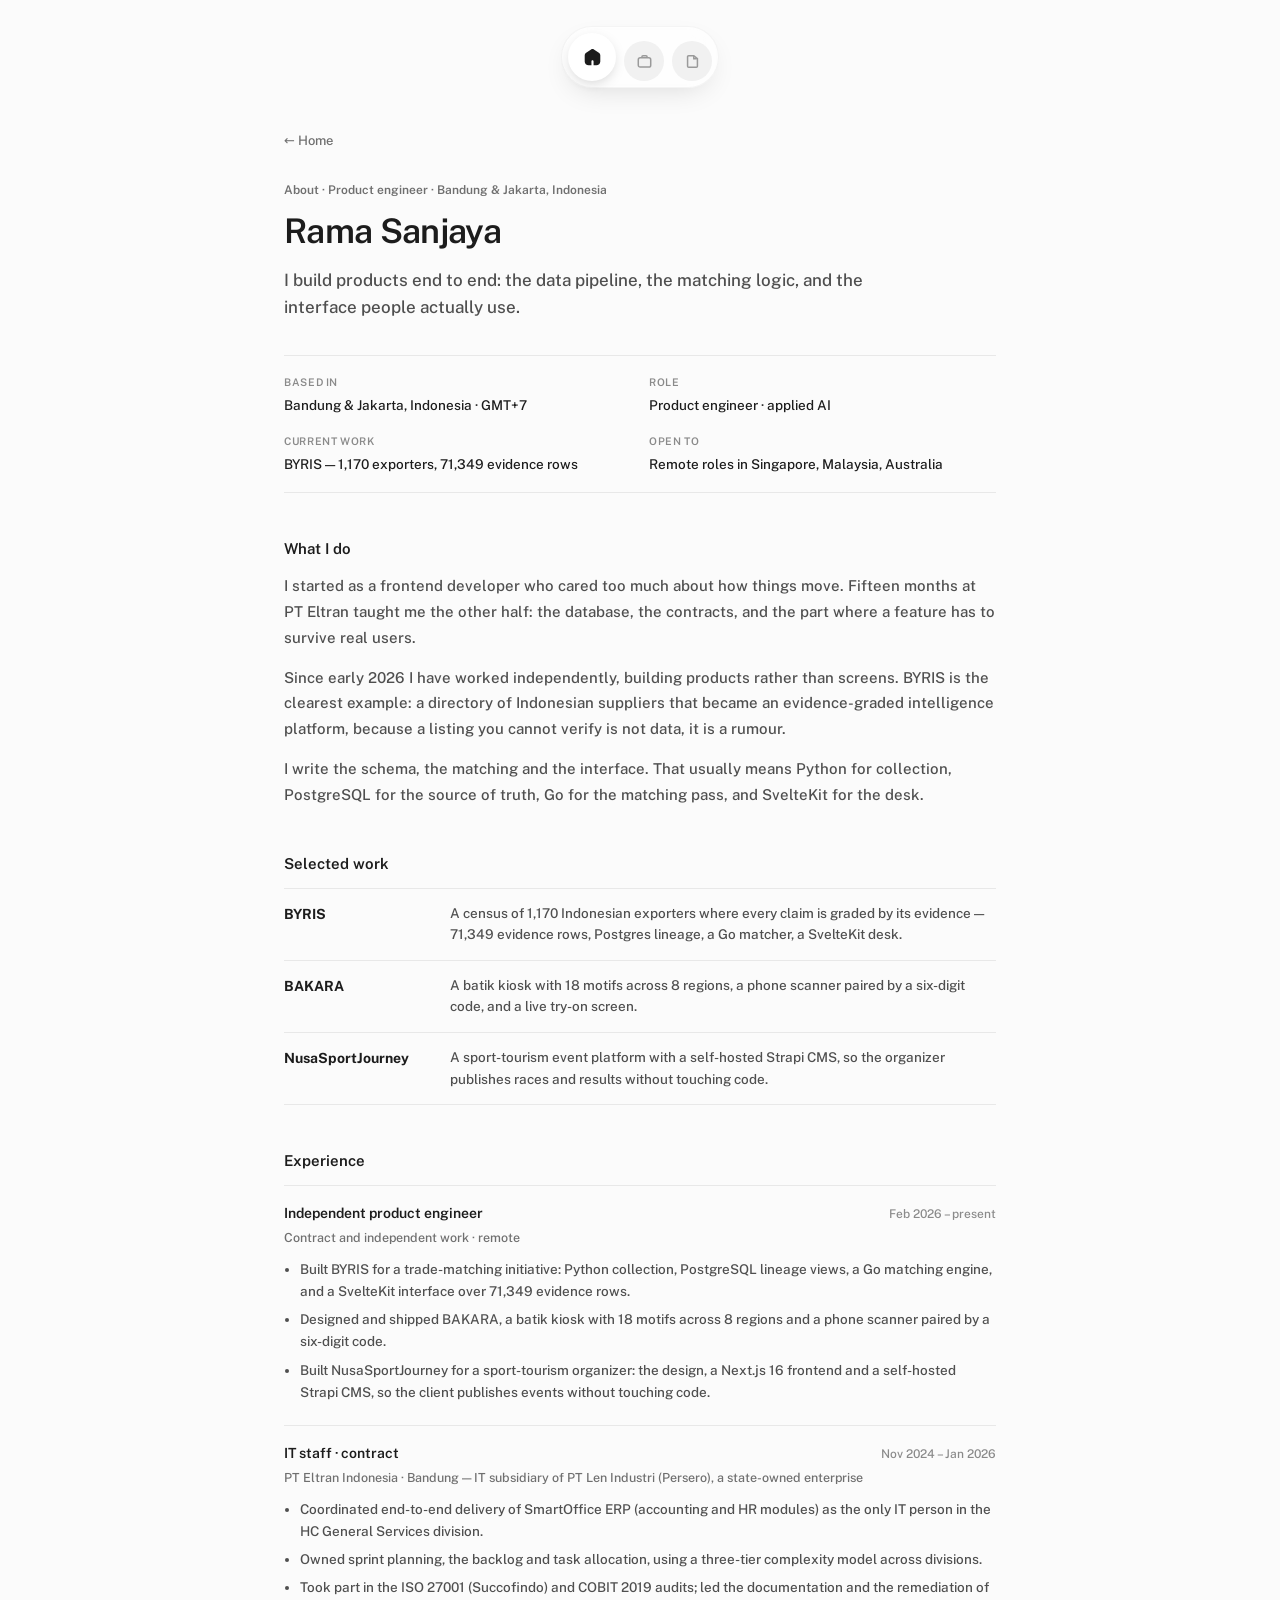
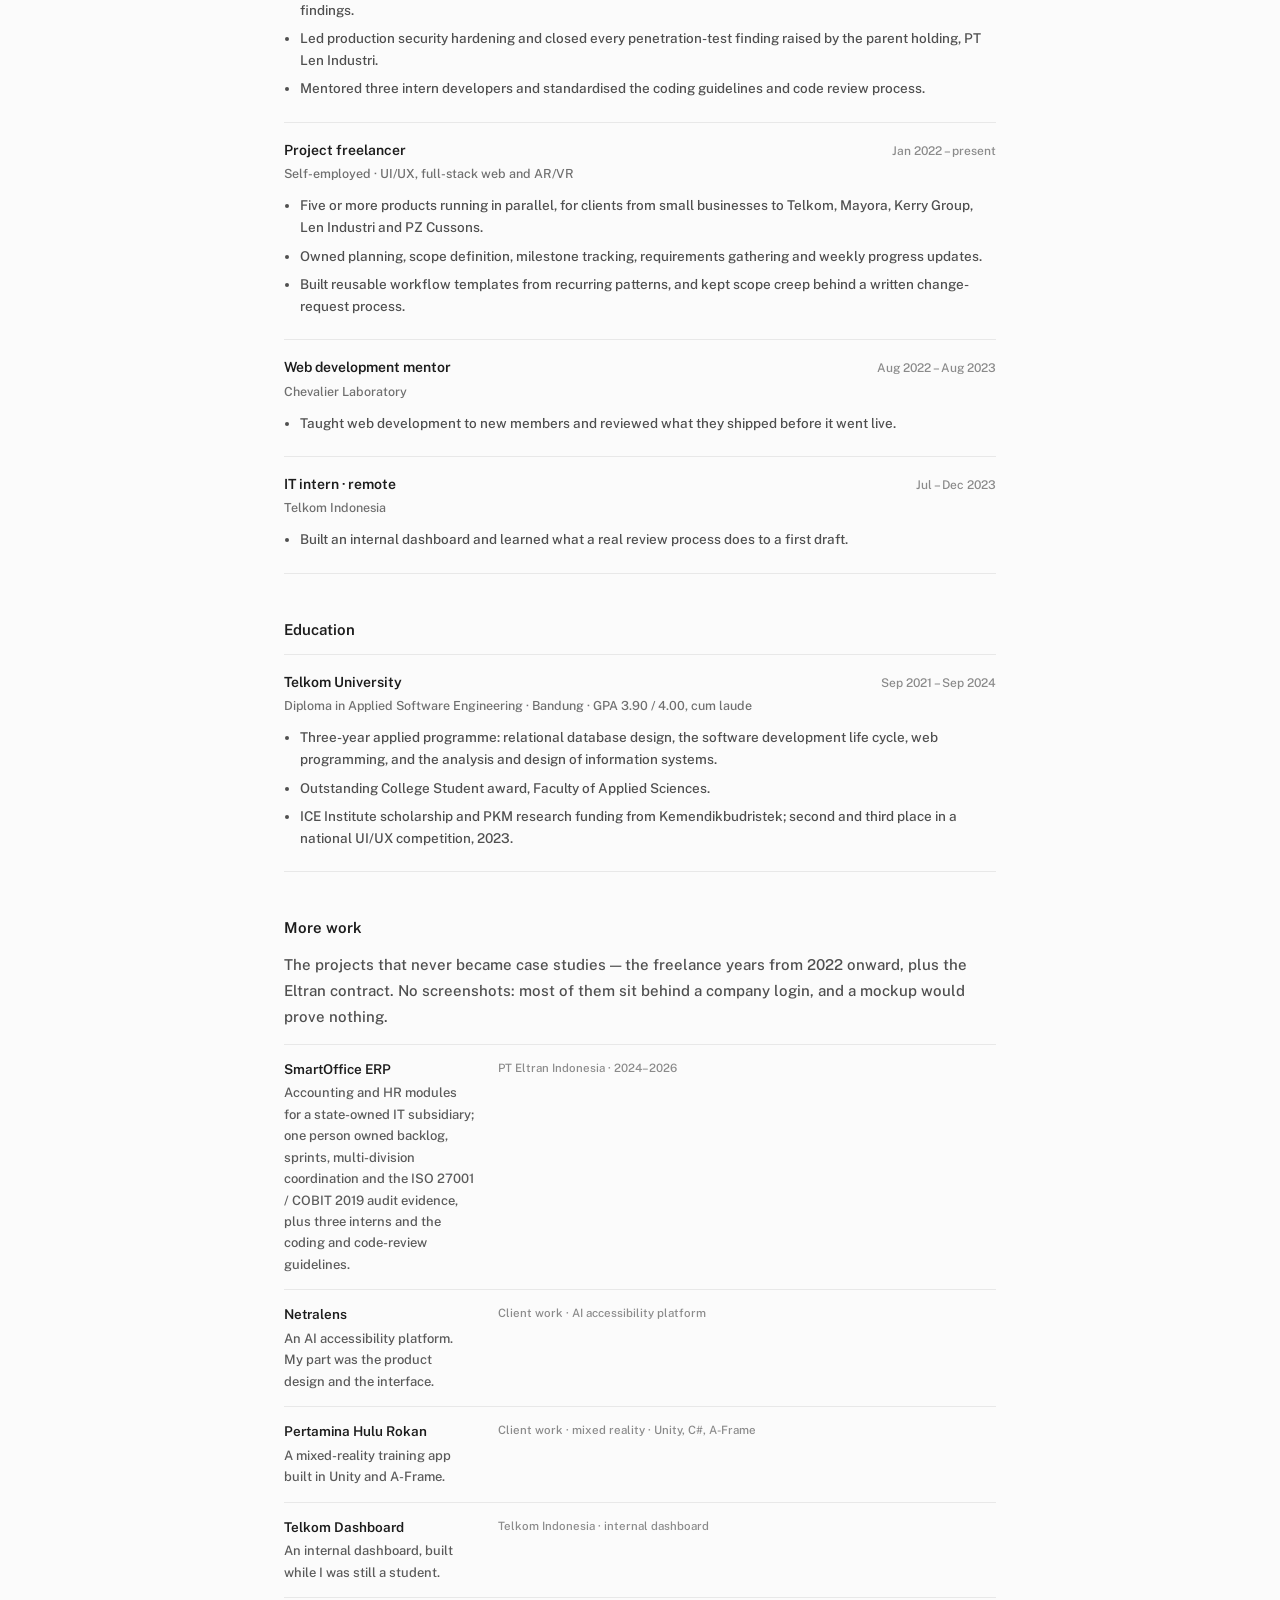
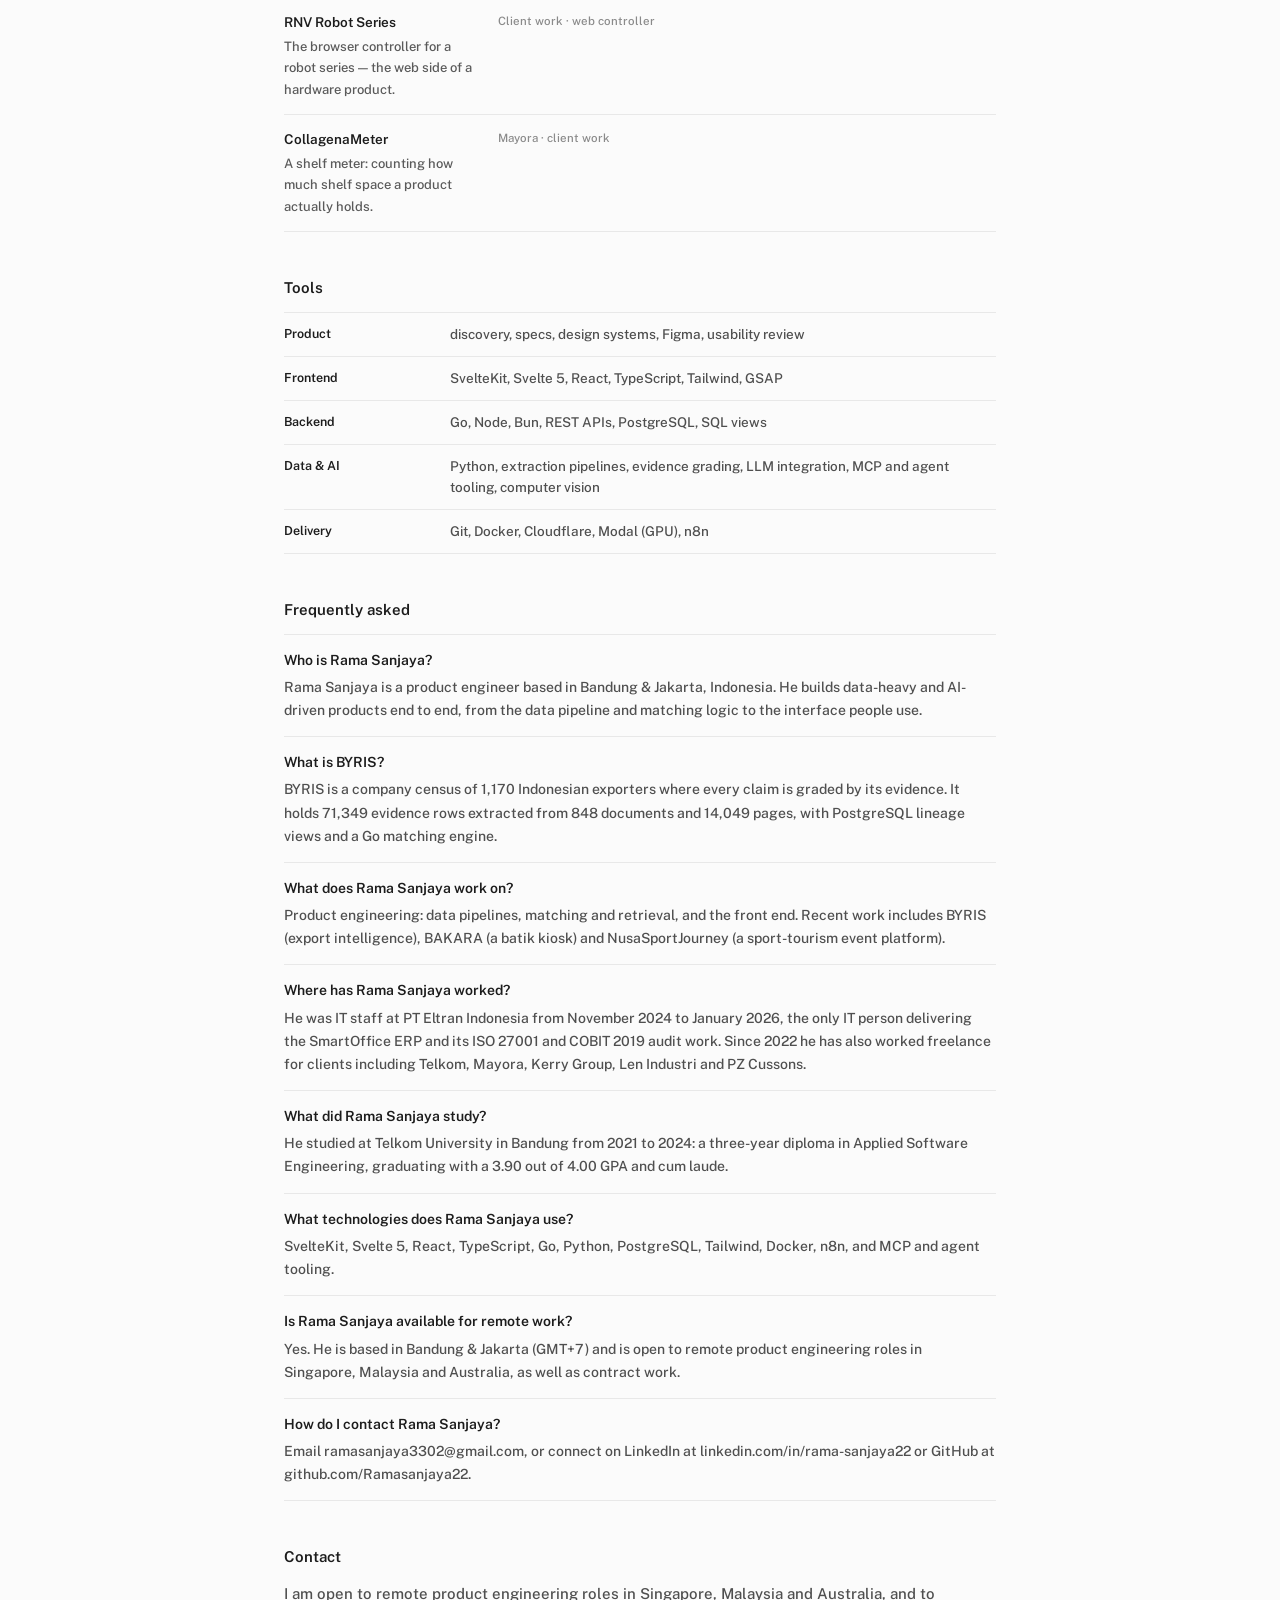
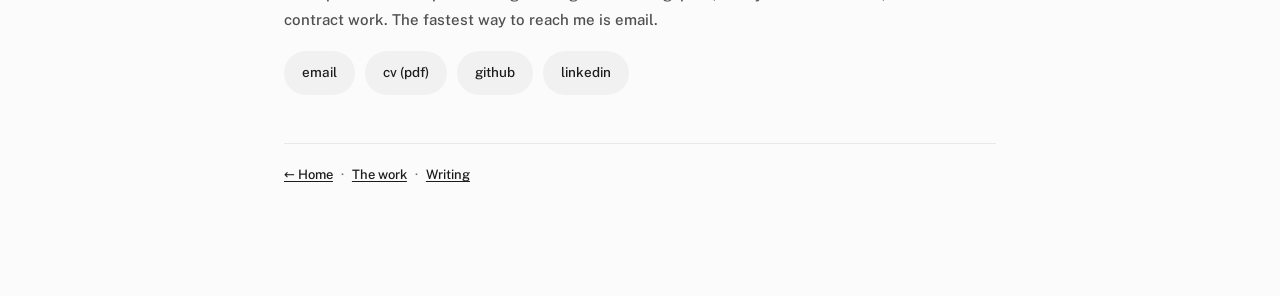
<file: about.html>
<!doctype html>
<html lang="en">
  <head>
    <meta charset="utf-8" />
    <meta name="viewport" content="width=device-width, initial-scale=1" />
    <link rel="icon" href="/favicon.svg" type="image/svg+xml" />
    <link rel="me" href="https://github.com/Ramasanjaya22" />
    <link rel="me" href="https://www.linkedin.com/in/rama-sanjaya22/" />
    <link rel="alternate" type="text/plain" href="/llms.txt" title="LLM-friendly site summary" />
    <link rel="preload" href="/fonts/public-sans.woff2" as="font" type="font/woff2" crossorigin />
    <link rel="preload" href="/fonts/caveat.woff2" as="font" type="font/woff2" crossorigin />
    <link rel="preconnect" href="https://api.github.com" />
    <link rel="preconnect" href="https://github-contributions-api.jogruber.de" />
    <link href="./_app/immutable/entry/start.BUWV5Owy.js" rel="modulepreload">
		<link href="./_app/immutable/chunks/zi9jb3lN.js" rel="modulepreload">
		<link href="./_app/immutable/chunks/CIbZriVC.js" rel="modulepreload">
		<link href="./_app/immutable/chunks/DYOYf8a1.js" rel="modulepreload">
		<link href="./_app/immutable/chunks/B0XwC4Ot.js" rel="modulepreload">
		<link href="./_app/immutable/chunks/-UyI9lYi.js" rel="modulepreload">
		<link href="./_app/immutable/entry/app.BCCGczOJ.js" rel="modulepreload">
		<link href="./_app/immutable/chunks/CehHIqsO.js" rel="modulepreload">
		<link href="./_app/immutable/chunks/CC2nr5Id.js" rel="modulepreload">
		<link href="./_app/immutable/chunks/1g43SLC9.js" rel="modulepreload">
		<link href="./_app/immutable/chunks/DlitusWm.js" rel="modulepreload">
		<link href="./_app/immutable/chunks/B04B0T-w.js" rel="modulepreload">
		<link href="./_app/immutable/nodes/0.VR84cSOM.js" rel="modulepreload">
		<link href="./_app/immutable/chunks/DtoXInpF.js" rel="modulepreload">
		<link href="./_app/immutable/chunks/aNwLcFZ8.js" rel="modulepreload">
		<link href="./_app/immutable/chunks/ZvpQ_TkP.js" rel="modulepreload">
		<link href="./_app/immutable/chunks/DWtbmka5.js" rel="modulepreload">
		<link href="./_app/immutable/nodes/3.D7MFbnXd.js" rel="modulepreload">
		<link href="./_app/immutable/chunks/B8YzeW8_.js" rel="modulepreload">
		<link href="./_app/immutable/chunks/B4eDplSU.js" rel="modulepreload">
		<link href="./_app/immutable/chunks/Db4bKswb.js" rel="modulepreload">
		<!--cwls5q--><meta name="description" content="Rama Sanjaya is a product engineer in Bandung &amp; Jakarta, Indonesia. He builds data-heavy, AI-driven products end to end — BYRIS, BAKARA and NusaSportJourney."/> <link rel="canonical" href="https://ramasanjaya.vercel.app/about"/> <meta name="robots" content="index,follow,max-snippet:-1,max-image-preview:large,max-video-preview:-1"/> <meta name="theme-color" content="#fbfbfb"/> <meta name="color-scheme" content="light"/> <meta name="author" content="Rama Sanjaya"/> <meta property="og:type" content="profile"/> <meta property="og:site_name" content="Rama Sanjaya"/> <meta property="og:url" content="https://ramasanjaya.vercel.app/about"/> <meta property="og:title" content="About Rama Sanjaya — product engineer, Bandung &amp; Jakarta"/> <meta property="og:description" content="Rama Sanjaya is a product engineer in Bandung &amp; Jakarta, Indonesia. He builds data-heavy, AI-driven products end to end — BYRIS, BAKARA and NusaSportJourney."/> <meta property="og:image" content="https://ramasanjaya.vercel.app/og.jpg"/> <meta property="og:image:type" content="image/jpeg"/> <meta property="og:image:width" content="1200"/> <meta property="og:image:height" content="630"/> <meta property="og:image:alt" content="Rama Sanjaya, product engineer in Bandung &amp; Jakarta, Indonesia"/> <meta property="og:locale" content="en_US"/> <meta property="profile:first_name" content="Rama"/> <meta property="profile:last_name" content="Sanjaya"/> <meta name="twitter:card" content="summary_large_image"/> <meta name="twitter:title" content="About Rama Sanjaya — product engineer, Bandung &amp; Jakarta"/> <meta name="twitter:description" content="Rama Sanjaya is a product engineer in Bandung &amp; Jakarta, Indonesia. He builds data-heavy, AI-driven products end to end — BYRIS, BAKARA and NusaSportJourney."/> <meta name="twitter:image" content="https://ramasanjaya.vercel.app/og.jpg"/> <!----><script type="application/ld+json">{"@context":"https://schema.org","@graph":[{"@type":"WebSite","@id":"https://ramasanjaya.vercel.app/#website","url":"https://ramasanjaya.vercel.app/","name":"Rama Sanjaya","alternateName":"ramasanjaya22.github.io","description":"Portfolio and writing of Rama Sanjaya, a product engineer in Bandung & Jakarta, Indonesia.","inLanguage":"en","publisher":{"@id":"https://ramasanjaya.vercel.app/#person"}},{"@type":"Person","@id":"https://ramasanjaya.vercel.app/#person","name":"Rama Sanjaya","alternateName":["Rama S.","ramasanjaya"],"url":"https://ramasanjaya.vercel.app/","image":"https://ramasanjaya.vercel.app/og.jpg","jobTitle":"Product Engineer","description":"Rama Sanjaya is a product engineer in Bandung & Jakarta, Indonesia. He builds data-heavy and AI-driven products end to end: the data pipeline, the matching logic, and the interface people use.","email":"ramasanjaya3302@gmail.com","address":{"@type":"PostalAddress","addressLocality":"Bandung, Jakarta","addressRegion":"West Java, Jakarta","addressCountry":"ID"},"sameAs":["https://www.linkedin.com/in/rama-sanjaya22/","https://github.com/Ramasanjaya22"],"knowsAbout":["Product engineering","SvelteKit","TypeScript","Go","PostgreSQL","Python","Data pipelines","Applied AI","Computer vision","MCP (Model Context Protocol)"],"hasOccupation":{"@type":"Occupation","name":"Product Engineer","description":"Builds data-heavy and AI-driven products end to end, from the data pipeline and matching logic to the interface.","skills":"SvelteKit, TypeScript, Go, PostgreSQL, Python, data pipelines, applied AI"},"alumniOf":{"@type":"CollegeOrUniversity","name":"Telkom University"},"award":"Cum laude, GPA 3.90 — Telkom University, 2024"},{"@type":"ProfilePage","@id":"https://ramasanjaya.vercel.app/about#page","url":"https://ramasanjaya.vercel.app/about","name":"About Rama Sanjaya — product engineer, Bandung & Jakarta","description":"Rama Sanjaya is a product engineer in Bandung & Jakarta, Indonesia. He builds data-heavy, AI-driven products end to end — BYRIS, BAKARA and NusaSportJourney.","isPartOf":{"@id":"https://ramasanjaya.vercel.app/#website"},"mainEntity":{"@id":"https://ramasanjaya.vercel.app/#person"},"inLanguage":"en","dateModified":"2026-11-05"},{"@type":"FAQPage","@id":"https://ramasanjaya.vercel.app/about#faq","mainEntity":[{"@type":"Question","name":"Who is Rama Sanjaya?","acceptedAnswer":{"@type":"Answer","text":"Rama Sanjaya is a product engineer based in Bandung & Jakarta, Indonesia. He builds data-heavy and AI-driven products end to end, from the data pipeline and matching logic to the interface people use."}},{"@type":"Question","name":"What is BYRIS?","acceptedAnswer":{"@type":"Answer","text":"BYRIS is a company census of 1,170 Indonesian exporters where every claim is graded by its evidence. It holds 71,349 evidence rows extracted from 848 documents and 14,049 pages, with PostgreSQL lineage views and a Go matching engine."}},{"@type":"Question","name":"What does Rama Sanjaya work on?","acceptedAnswer":{"@type":"Answer","text":"Product engineering: data pipelines, matching and retrieval, and the front end. Recent work includes BYRIS (export intelligence), BAKARA (a batik kiosk) and NusaSportJourney (a sport-tourism event platform)."}},{"@type":"Question","name":"Where has Rama Sanjaya worked?","acceptedAnswer":{"@type":"Answer","text":"He was IT staff at PT Eltran Indonesia from November 2024 to January 2026, the only IT person delivering the SmartOffice ERP and its ISO 27001 and COBIT 2019 audit work. Since 2022 he has also worked freelance for clients including Telkom, Mayora, Kerry Group, Len Industri and PZ Cussons."}},{"@type":"Question","name":"What did Rama Sanjaya study?","acceptedAnswer":{"@type":"Answer","text":"He studied at Telkom University in Bandung from 2021 to 2024: a three-year diploma in Applied Software Engineering, graduating with a 3.90 out of 4.00 GPA and cum laude."}},{"@type":"Question","name":"What technologies does Rama Sanjaya use?","acceptedAnswer":{"@type":"Answer","text":"SvelteKit, Svelte 5, React, TypeScript, Go, Python, PostgreSQL, Tailwind, Docker, n8n, and MCP and agent tooling."}},{"@type":"Question","name":"Is Rama Sanjaya available for remote work?","acceptedAnswer":{"@type":"Answer","text":"Yes. He is based in Bandung & Jakarta (GMT+7) and is open to remote product engineering roles in Singapore, Malaysia and Australia, as well as contract work."}},{"@type":"Question","name":"How do I contact Rama Sanjaya?","acceptedAnswer":{"@type":"Answer","text":"Email ramasanjaya3302@gmail.com, or connect on LinkedIn at linkedin.com/in/rama-sanjaya22 or GitHub at github.com/Ramasanjaya22."}}]},{"@type":"BreadcrumbList","@id":"https://ramasanjaya.vercel.app/about#breadcrumb","itemListElement":[{"@type":"ListItem","position":1,"name":"Home","item":"https://ramasanjaya.vercel.app/"},{"@type":"ListItem","position":2,"name":"About","item":"https://ramasanjaya.vercel.app/about"}]}]}</script><!----><!----><title>About Rama Sanjaya — product engineer, Bandung &amp; Jakarta</title>
		<link href="./_app/immutable/assets/0.B9Mp1oIf.css" rel="stylesheet">
		<link href="./_app/immutable/assets/3.BJwBZYtU.css" rel="stylesheet">
  		<link rel="stylesheet" href="_app/immutable/assets/2._Tpbz_9r.css">
		<link rel="stylesheet" href="_app/immutable/assets/4.BGQAqvhV.css">
		<link rel="stylesheet" href="_app/immutable/assets/5.jhcF-lRC.css">
		<link rel="stylesheet" href="_app/immutable/assets/6.Dq9Ay_jc.css">
		<link rel="stylesheet" href="_app/immutable/assets/7.C5n1m-Xx.css">
		<link rel="stylesheet" href="_app/immutable/assets/8.BkJ8FJu3.css">
		<link rel="stylesheet" href="_app/immutable/assets/9.DghyEt1Z.css">
		<link rel="stylesheet" href="_app/immutable/assets/index.zMdo7wM7.css">
	</head>
  <body data-sveltekit-preload-data="hover">
    <div style="display: contents"><!--[--><!--[0--><!--[--><a class="skip svelte-12qhfyh" href="#main">Skip to content</a> <nav class="dock svelte-1pwd65o" aria-label="Primary"><!--[--><a href="/" aria-label="Home" aria-current="true" class="svelte-1pwd65o active"><!--[0--><svg viewBox="0 0 12 12" fill="currentColor" aria-hidden="true" class="svelte-1pwd65o"><path d="m10.738 2.881l-3.75-2.566c-.6-.41-1.376-.41-1.976 0L1.262 2.881c-.477.326-.762.866-.762 1.444v4.425c0 1.516 1.233 2.75 2.75 2.75h2v-2.75c0-.414.336-.75.75-.75s.75.336.75.75v2.75h2c1.517 0 2.75-1.234 2.75-2.75V4.325c0-.578-.285-1.118-.762-1.444Z"></path></svg><!--]--></a><a href="/#work" aria-label="Work" class="svelte-1pwd65o"><!--[1--><svg viewBox="0 0 14 14" fill="none" stroke="currentColor" stroke-width="1.4" aria-hidden="true" class="svelte-1pwd65o"><rect x="1.2" y="3.6" width="11.6" height="8.6" rx="1.8"></rect><path d="M4.6 3.6V2.6c0-.6.4-1 1-1h2.8c.6 0 1 .4 1 1v1"></path></svg><!--]--></a><a href="/blog" aria-label="Blog" class="svelte-1pwd65o"><!--[-1--><svg viewBox="0 0 14 14" fill="none" stroke="currentColor" stroke-width="1.4" aria-hidden="true" class="svelte-1pwd65o"><path d="M8.2 1.6H3.4a1 1 0 0 0-1 1v8.8a1 1 0 0 0 1 1h7.2a1 1 0 0 0 1-1V4.4Z"></path><path d="M8.2 1.8v2.6h2.8"></path></svg><!--]--></a><!--]--></nav><!----> <!--[--><main id="main" tabindex="-1"><div class="wrap svelte-cwls5q"><a class="back svelte-cwls5q" href="/">← Home</a> <p class="kicker svelte-cwls5q">About · Product engineer · Bandung &amp; Jakarta, Indonesia</p> <h1 class="svelte-cwls5q">Rama Sanjaya</h1> <p class="lede svelte-cwls5q">I build products end to end: the data pipeline, the matching logic, and the interface people actually use.</p> <div class="facts svelte-cwls5q"><div><b class="svelte-cwls5q">Based in</b><span class="svelte-cwls5q">Bandung &amp; Jakarta, Indonesia · GMT+7</span></div> <div><b class="svelte-cwls5q">Role</b><span class="svelte-cwls5q">Product engineer · applied AI</span></div> <div><b class="svelte-cwls5q">Current work</b><span class="svelte-cwls5q">BYRIS — 1,170 exporters, 71,349 evidence rows</span></div> <div><b class="svelte-cwls5q">Open to</b><span class="svelte-cwls5q">Remote roles in Singapore, Malaysia, Australia</span></div></div> <h2 class="svelte-cwls5q">What I do</h2> <p class="svelte-cwls5q">I started as a frontend developer who cared too much about how things move. Fifteen months at PT Eltran
			taught me the other half: the database, the contracts, and the part where a feature has to survive real
			users.</p> <p class="svelte-cwls5q">Since early 2026 I have worked independently, building products rather than screens. BYRIS is the clearest
			example: a directory of Indonesian suppliers that became an evidence-graded intelligence platform, because a
			listing you cannot verify is not data, it is a rumour.</p> <p class="svelte-cwls5q">I write the schema, the matching and the interface. That usually means Python for collection, PostgreSQL for
			the source of truth, Go for the matching pass, and SvelteKit for the desk.</p> <h2 class="svelte-cwls5q">Selected work</h2> <ul class="work svelte-cwls5q"><li class="svelte-cwls5q"><a href="/work/byris" class="svelte-cwls5q"><b>BYRIS</b></a> <span class="svelte-cwls5q">A census of 1,170 Indonesian exporters where every claim is graded by its evidence — 71,349 evidence
					rows, Postgres lineage, a Go matcher, a SvelteKit desk.</span></li> <li class="svelte-cwls5q"><a href="/work/bakara" class="svelte-cwls5q"><b>BAKARA</b></a> <span class="svelte-cwls5q">A batik kiosk with 18 motifs across 8 regions, a phone scanner paired by a six-digit code, and a live
					try-on screen.</span></li> <li class="svelte-cwls5q"><a href="/work/nusa" class="svelte-cwls5q"><b>NusaSportJourney</b></a> <span class="svelte-cwls5q">A sport-tourism event platform with a self-hosted Strapi CMS, so the organizer publishes races and
					results without touching code.</span></li></ul> <h2 class="svelte-cwls5q">Experience</h2> <div class="roles svelte-cwls5q"><article class="svelte-cwls5q"><header class="svelte-cwls5q"><b class="svelte-cwls5q">Independent product engineer</b><span class="svelte-cwls5q">Feb 2026 – present</span></header> <p class="where svelte-cwls5q">Contract and independent work · remote</p> <ul class="svelte-cwls5q"><li class="svelte-cwls5q">Built BYRIS for a trade-matching initiative: Python collection, PostgreSQL lineage views, a Go
						matching engine, and a SvelteKit interface over 71,349 evidence rows.</li> <li class="svelte-cwls5q">Designed and shipped BAKARA, a batik kiosk with 18 motifs across 8 regions and a phone scanner
						paired by a six-digit code.</li> <li class="svelte-cwls5q">Built NusaSportJourney for a sport-tourism organizer: the design, a Next.js 16 frontend and a
						self-hosted Strapi CMS, so the client publishes events without touching code.</li></ul></article> <article class="svelte-cwls5q"><header class="svelte-cwls5q"><b class="svelte-cwls5q">IT staff · contract</b><span class="svelte-cwls5q">Nov 2024 – Jan 2026</span></header> <p class="where svelte-cwls5q">PT Eltran Indonesia · Bandung — IT subsidiary of PT Len Industri (Persero), a state-owned enterprise</p> <ul class="svelte-cwls5q"><li class="svelte-cwls5q">Coordinated end-to-end delivery of SmartOffice ERP (accounting and HR modules) as the only IT
						person in the HC General Services division.</li> <li class="svelte-cwls5q">Owned sprint planning, the backlog and task allocation, using a three-tier complexity model across
						divisions.</li> <li class="svelte-cwls5q">Took part in the ISO 27001 (Succofindo) and COBIT 2019 audits; led the documentation and the
						remediation of findings.</li> <li class="svelte-cwls5q">Led production security hardening and closed every penetration-test finding raised by the parent
						holding, PT Len Industri.</li> <li class="svelte-cwls5q">Mentored three intern developers and standardised the coding guidelines and code review process.</li></ul></article> <article class="svelte-cwls5q"><header class="svelte-cwls5q"><b class="svelte-cwls5q">Project freelancer</b><span class="svelte-cwls5q">Jan 2022 – present</span></header> <p class="where svelte-cwls5q">Self-employed · UI/UX, full-stack web and AR/VR</p> <ul class="svelte-cwls5q"><li class="svelte-cwls5q">Five or more products running in parallel, for clients from small businesses to Telkom, Mayora,
						Kerry Group, Len Industri and PZ Cussons.</li> <li class="svelte-cwls5q">Owned planning, scope definition, milestone tracking, requirements gathering and weekly progress
						updates.</li> <li class="svelte-cwls5q">Built reusable workflow templates from recurring patterns, and kept scope creep behind a written
						change-request process.</li></ul></article> <article class="svelte-cwls5q"><header class="svelte-cwls5q"><b class="svelte-cwls5q">Web development mentor</b><span class="svelte-cwls5q">Aug 2022 – Aug 2023</span></header> <p class="where svelte-cwls5q">Chevalier Laboratory</p> <ul class="svelte-cwls5q"><li class="svelte-cwls5q">Taught web development to new members and reviewed what they shipped before it went live.</li></ul></article> <article class="svelte-cwls5q"><header class="svelte-cwls5q"><b class="svelte-cwls5q">IT intern · remote</b><span class="svelte-cwls5q">Jul – Dec 2023</span></header> <p class="where svelte-cwls5q">Telkom Indonesia</p> <ul class="svelte-cwls5q"><li class="svelte-cwls5q">Built an internal dashboard and learned what a real review process does to a first draft.</li></ul></article></div> <h2 class="svelte-cwls5q">Education</h2> <article class="edu svelte-cwls5q"><header class="svelte-cwls5q"><b class="svelte-cwls5q">Telkom University</b><span class="svelte-cwls5q">Sep 2021 – Sep 2024</span></header> <p class="where svelte-cwls5q">Diploma in Applied Software Engineering · Bandung · GPA 3.90 / 4.00, cum laude</p> <ul class="svelte-cwls5q"><li class="svelte-cwls5q">Three-year applied programme: relational database design, the software development life cycle, web
					programming, and the analysis and design of information systems.</li> <li class="svelte-cwls5q">Outstanding College Student award, Faculty of Applied Sciences.</li> <li class="svelte-cwls5q">ICE Institute scholarship and PKM research funding from Kemendikbudristek; second and third place in
					a national UI/UX competition, 2023.</li></ul></article> <h2 class="svelte-cwls5q">More work</h2> <p class="svelte-cwls5q">The projects that never became case studies — the freelance years from 2022 onward, plus the Eltran
			contract. No screenshots: most of them sit behind a company login, and a mockup would prove nothing.</p> <ul class="more svelte-cwls5q"><li class="svelte-cwls5q"><b class="svelte-cwls5q">SmartOffice ERP</b> <span class="svelte-cwls5q">PT Eltran Indonesia · 2024–2026</span> <p class="svelte-cwls5q">Accounting and HR modules for a state-owned IT subsidiary; one person owned backlog, sprints,
					multi-division coordination and the ISO 27001 / COBIT 2019 audit evidence, plus three interns and
					the coding and code-review guidelines.</p></li> <li class="svelte-cwls5q"><b class="svelte-cwls5q">Netralens</b> <span class="svelte-cwls5q">Client work · AI accessibility platform</span> <p class="svelte-cwls5q">An AI accessibility platform. My part was the product design and the interface.</p></li> <li class="svelte-cwls5q"><b class="svelte-cwls5q">Pertamina Hulu Rokan</b> <span class="svelte-cwls5q">Client work · mixed reality · Unity, C#, A-Frame</span> <p class="svelte-cwls5q">A mixed-reality training app built in Unity and A-Frame.</p></li> <li class="svelte-cwls5q"><b class="svelte-cwls5q">Telkom Dashboard</b> <span class="svelte-cwls5q">Telkom Indonesia · internal dashboard</span> <p class="svelte-cwls5q">An internal dashboard, built while I was still a student.</p></li> <li class="svelte-cwls5q"><b class="svelte-cwls5q">RNV Robot Series</b> <span class="svelte-cwls5q">Client work · web controller</span> <p class="svelte-cwls5q">The browser controller for a robot series — the web side of a hardware product.</p></li> <li class="svelte-cwls5q"><b class="svelte-cwls5q">CollagenaMeter</b> <span class="svelte-cwls5q">Mayora · client work</span> <p class="svelte-cwls5q">A shelf meter: counting how much shelf space a product actually holds.</p></li></ul> <h2 class="svelte-cwls5q">Tools</h2> <dl class="skills svelte-cwls5q"><div class="svelte-cwls5q"><dt class="svelte-cwls5q">Product</dt><dd class="svelte-cwls5q">discovery, specs, design systems, Figma, usability review</dd></div> <div class="svelte-cwls5q"><dt class="svelte-cwls5q">Frontend</dt><dd class="svelte-cwls5q">SvelteKit, Svelte 5, React, TypeScript, Tailwind, GSAP</dd></div> <div class="svelte-cwls5q"><dt class="svelte-cwls5q">Backend</dt><dd class="svelte-cwls5q">Go, Node, Bun, REST APIs, PostgreSQL, SQL views</dd></div> <div class="svelte-cwls5q"><dt class="svelte-cwls5q">Data &amp; AI</dt> <dd class="svelte-cwls5q">Python, extraction pipelines, evidence grading, LLM integration, MCP and agent tooling, computer
					vision</dd></div> <div class="svelte-cwls5q"><dt class="svelte-cwls5q">Delivery</dt><dd class="svelte-cwls5q">Git, Docker, Cloudflare, Modal (GPU), n8n</dd></div></dl> <h2 class="svelte-cwls5q">Frequently asked</h2> <div class="faq svelte-cwls5q"><!--[--><div class="svelte-cwls5q"><h3 class="svelte-cwls5q">Who is Rama Sanjaya?</h3> <p class="svelte-cwls5q">Rama Sanjaya is a product engineer based in Bandung &amp; Jakarta, Indonesia. He builds data-heavy and AI-driven products end to end, from the data pipeline and matching logic to the interface people use.</p></div><div class="svelte-cwls5q"><h3 class="svelte-cwls5q">What is BYRIS?</h3> <p class="svelte-cwls5q">BYRIS is a company census of 1,170 Indonesian exporters where every claim is graded by its evidence. It holds 71,349 evidence rows extracted from 848 documents and 14,049 pages, with PostgreSQL lineage views and a Go matching engine.</p></div><div class="svelte-cwls5q"><h3 class="svelte-cwls5q">What does Rama Sanjaya work on?</h3> <p class="svelte-cwls5q">Product engineering: data pipelines, matching and retrieval, and the front end. Recent work includes BYRIS (export intelligence), BAKARA (a batik kiosk) and NusaSportJourney (a sport-tourism event platform).</p></div><div class="svelte-cwls5q"><h3 class="svelte-cwls5q">Where has Rama Sanjaya worked?</h3> <p class="svelte-cwls5q">He was IT staff at PT Eltran Indonesia from November 2024 to January 2026, the only IT person delivering the SmartOffice ERP and its ISO 27001 and COBIT 2019 audit work. Since 2022 he has also worked freelance for clients including Telkom, Mayora, Kerry Group, Len Industri and PZ Cussons.</p></div><div class="svelte-cwls5q"><h3 class="svelte-cwls5q">What did Rama Sanjaya study?</h3> <p class="svelte-cwls5q">He studied at Telkom University in Bandung from 2021 to 2024: a three-year diploma in Applied Software Engineering, graduating with a 3.90 out of 4.00 GPA and cum laude.</p></div><div class="svelte-cwls5q"><h3 class="svelte-cwls5q">What technologies does Rama Sanjaya use?</h3> <p class="svelte-cwls5q">SvelteKit, Svelte 5, React, TypeScript, Go, Python, PostgreSQL, Tailwind, Docker, n8n, and MCP and agent tooling.</p></div><div class="svelte-cwls5q"><h3 class="svelte-cwls5q">Is Rama Sanjaya available for remote work?</h3> <p class="svelte-cwls5q">Yes. He is based in Bandung &amp; Jakarta (GMT+7) and is open to remote product engineering roles in Singapore, Malaysia and Australia, as well as contract work.</p></div><div class="svelte-cwls5q"><h3 class="svelte-cwls5q">How do I contact Rama Sanjaya?</h3> <p class="svelte-cwls5q">Email ramasanjaya3302@gmail.com, or connect on LinkedIn at linkedin.com/in/rama-sanjaya22 or GitHub at github.com/Ramasanjaya22.</p></div><!--]--></div> <h2 class="svelte-cwls5q">Contact</h2> <p class="svelte-cwls5q">I am open to remote product engineering roles in Singapore, Malaysia and Australia, and to contract work.
			The fastest way to reach me is email.</p> <p class="links svelte-cwls5q"><a class="handle svelte-cwls5q" href="mailto:ramasanjaya3302@gmail.com">email</a> <a class="handle svelte-cwls5q" href="https://ramasanjaya.vercel.app/cv-rama-sanjaya.pdf" download="">cv (pdf)</a> <a class="handle svelte-cwls5q" href="https://github.com/Ramasanjaya22" target="_blank" rel="me noreferrer">github</a> <a class="handle svelte-cwls5q" href="https://www.linkedin.com/in/rama-sanjaya22/" target="_blank" rel="me noreferrer">linkedin</a></p> <p class="end svelte-cwls5q"><a href="/" class="svelte-cwls5q">← Home</a> <span>·</span> <a href="/#work" class="svelte-cwls5q">The work</a> <span>·</span> <a href="/blog" class="svelte-cwls5q">Writing</a></p></div></main><!--]--><!----><!--]--><!--]--> <!--[-1--><!--]--><!--]-->
			
			<script>
				{
					__sveltekit_10rseki = {
						base: new URL(".", location).pathname.slice(0, -1)
					};

					const element = document.currentScript.parentElement;

					Promise.all([
						import("./_app/immutable/entry/start.BUWV5Owy.js"),
						import("./_app/immutable/entry/app.BCCGczOJ.js")
					]).then(([kit, app]) => {
						kit.start(app, element, {
							node_ids: [0, 3],
							data: [null,null],
							form: null,
							error: null
						});
					});
				}
			</script>
		</div>
  </body>
</html>
</file>
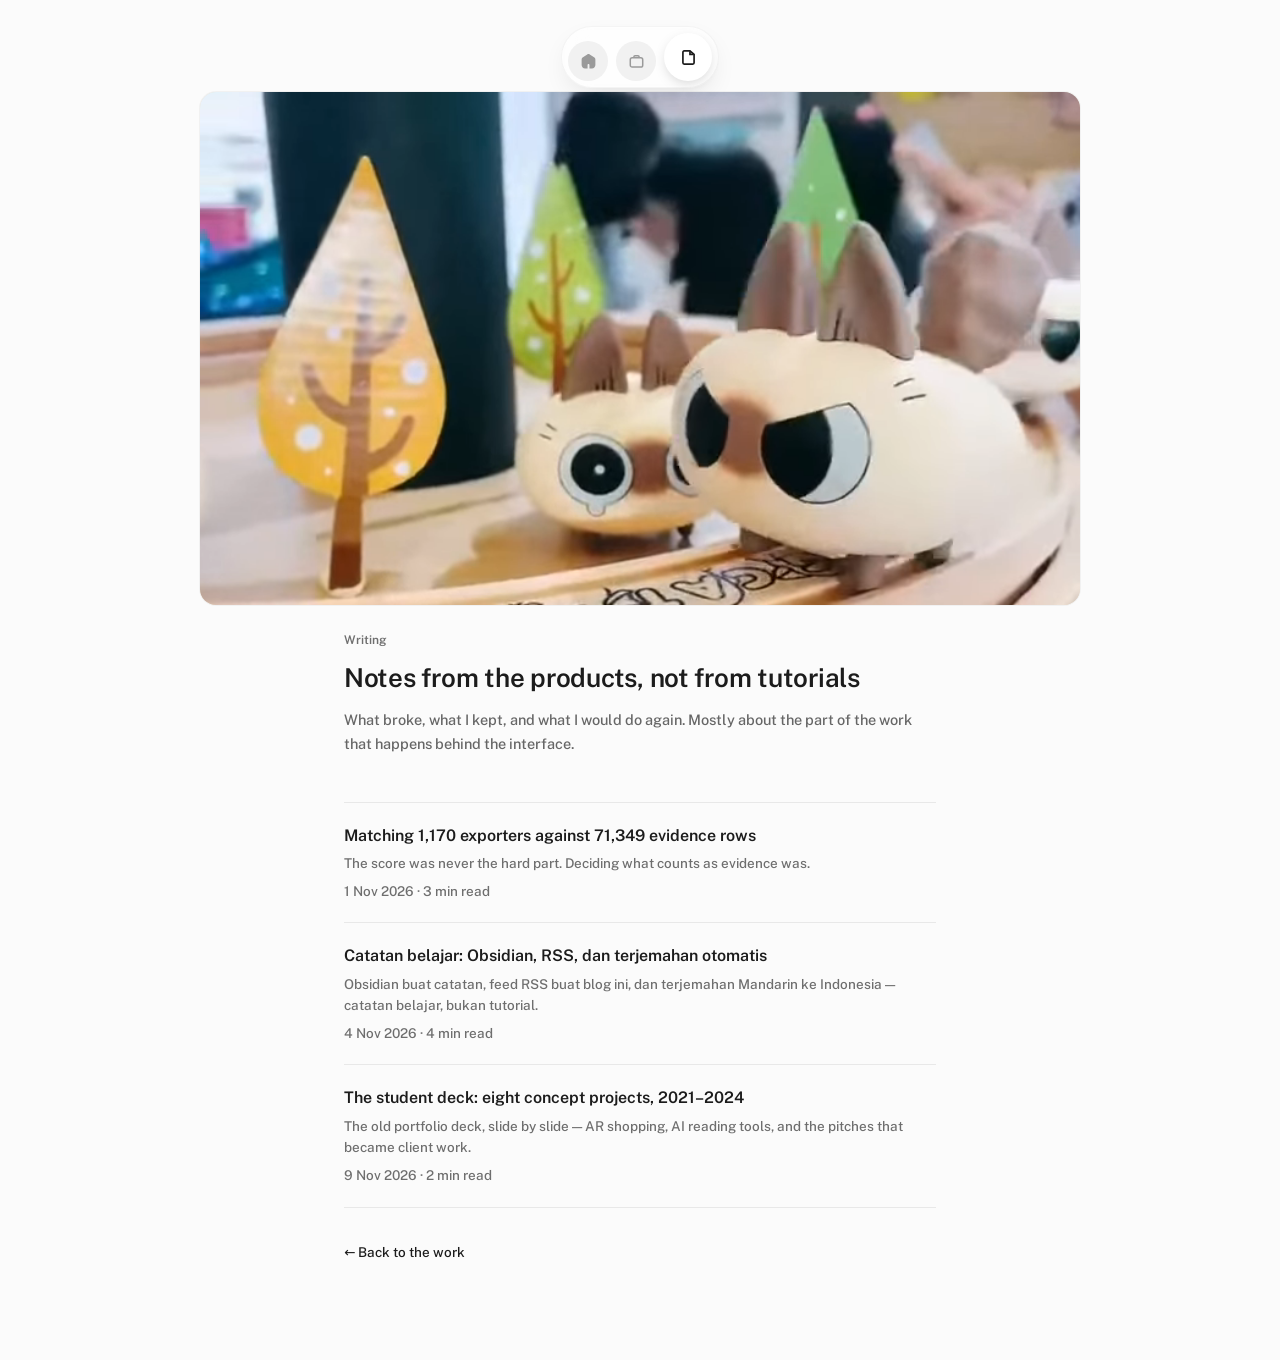
<file: blog.html>
<!doctype html>
<html lang="en">
  <head>
    <meta charset="utf-8" />
    <meta name="viewport" content="width=device-width, initial-scale=1" />
    <link rel="icon" href="/favicon.svg" type="image/svg+xml" />
    <link rel="me" href="https://github.com/Ramasanjaya22" />
    <link rel="me" href="https://www.linkedin.com/in/rama-sanjaya22/" />
    <link rel="alternate" type="text/plain" href="/llms.txt" title="LLM-friendly site summary" />
    <link rel="preload" href="/fonts/public-sans.woff2" as="font" type="font/woff2" crossorigin />
    <link rel="preload" href="/fonts/caveat.woff2" as="font" type="font/woff2" crossorigin />
    <link rel="preconnect" href="https://api.github.com" />
    <link rel="preconnect" href="https://github-contributions-api.jogruber.de" />
    <link href="./_app/immutable/entry/start.BUWV5Owy.js" rel="modulepreload">
		<link href="./_app/immutable/chunks/zi9jb3lN.js" rel="modulepreload">
		<link href="./_app/immutable/chunks/CIbZriVC.js" rel="modulepreload">
		<link href="./_app/immutable/chunks/DYOYf8a1.js" rel="modulepreload">
		<link href="./_app/immutable/chunks/B0XwC4Ot.js" rel="modulepreload">
		<link href="./_app/immutable/chunks/-UyI9lYi.js" rel="modulepreload">
		<link href="./_app/immutable/entry/app.BCCGczOJ.js" rel="modulepreload">
		<link href="./_app/immutable/chunks/CehHIqsO.js" rel="modulepreload">
		<link href="./_app/immutable/chunks/CC2nr5Id.js" rel="modulepreload">
		<link href="./_app/immutable/chunks/1g43SLC9.js" rel="modulepreload">
		<link href="./_app/immutable/chunks/DlitusWm.js" rel="modulepreload">
		<link href="./_app/immutable/chunks/B04B0T-w.js" rel="modulepreload">
		<link href="./_app/immutable/nodes/0.VR84cSOM.js" rel="modulepreload">
		<link href="./_app/immutable/chunks/DtoXInpF.js" rel="modulepreload">
		<link href="./_app/immutable/chunks/aNwLcFZ8.js" rel="modulepreload">
		<link href="./_app/immutable/chunks/ZvpQ_TkP.js" rel="modulepreload">
		<link href="./_app/immutable/chunks/DWtbmka5.js" rel="modulepreload">
		<link href="./_app/immutable/nodes/4.CjFy3sfh.js" rel="modulepreload">
		<link href="./_app/immutable/chunks/B8YzeW8_.js" rel="modulepreload">
		<link href="./_app/immutable/chunks/B4eDplSU.js" rel="modulepreload">
		<link href="./_app/immutable/chunks/Db4bKswb.js" rel="modulepreload">
		<link href="./_app/immutable/chunks/DvPcGbbd.js" rel="modulepreload">
		<!--u4k2t--><meta name="description" content="Notes from building software in Bandung &amp; Jakarta. Currently one post: how 1,170 exporters get scored against 71,349 evidence rows"/> <link rel="canonical" href="https://ramasanjaya.vercel.app/blog"/> <link rel="alternate" type="application/rss+xml" title="Rama Sanjaya — writing" href="https://ramasanjaya.vercel.app/rss.xml"/> <meta name="robots" content="index,follow,max-snippet:-1,max-image-preview:large,max-video-preview:-1"/> <meta name="theme-color" content="#fbfbfb"/> <meta name="color-scheme" content="light"/> <meta name="author" content="Rama Sanjaya"/> <meta property="og:type" content="website"/> <meta property="og:site_name" content="Rama Sanjaya"/> <meta property="og:url" content="https://ramasanjaya.vercel.app/blog"/> <meta property="og:title" content="Writing — Rama Sanjaya"/> <meta property="og:description" content="Notes from building software in Bandung &amp; Jakarta. Currently one post: how 1,170 exporters get scored against 71,349 evidence rows"/> <meta property="og:image" content="https://ramasanjaya.vercel.app/og.jpg"/> <meta property="og:image:type" content="image/jpeg"/> <meta property="og:image:width" content="1200"/> <meta property="og:image:height" content="630"/> <meta property="og:image:alt" content="Writing by Rama Sanjaya"/> <meta property="og:locale" content="en_US"/> <meta name="twitter:card" content="summary_large_image"/> <meta name="twitter:title" content="Writing — Rama Sanjaya"/> <meta name="twitter:description" content="Notes from building software in Bandung &amp; Jakarta. Currently one post: how 1,170 exporters get scored against 71,349 evidence rows"/> <meta name="twitter:image" content="https://ramasanjaya.vercel.app/og.jpg"/> <!----><script type="application/ld+json">{"@context":"https://schema.org","@graph":[{"@type":"WebSite","@id":"https://ramasanjaya.vercel.app/#website","url":"https://ramasanjaya.vercel.app/","name":"Rama Sanjaya","alternateName":"ramasanjaya22.github.io","description":"Portfolio and writing of Rama Sanjaya, a product engineer in Bandung & Jakarta, Indonesia.","inLanguage":"en","publisher":{"@id":"https://ramasanjaya.vercel.app/#person"}},{"@type":"Person","@id":"https://ramasanjaya.vercel.app/#person","name":"Rama Sanjaya","alternateName":["Rama S.","ramasanjaya"],"url":"https://ramasanjaya.vercel.app/","image":"https://ramasanjaya.vercel.app/og.jpg","jobTitle":"Product Engineer","description":"Rama Sanjaya is a product engineer in Bandung & Jakarta, Indonesia. He builds data-heavy and AI-driven products end to end: the data pipeline, the matching logic, and the interface people use.","email":"ramasanjaya3302@gmail.com","address":{"@type":"PostalAddress","addressLocality":"Bandung, Jakarta","addressRegion":"West Java, Jakarta","addressCountry":"ID"},"sameAs":["https://www.linkedin.com/in/rama-sanjaya22/","https://github.com/Ramasanjaya22"],"knowsAbout":["Product engineering","SvelteKit","TypeScript","Go","PostgreSQL","Python","Data pipelines","Applied AI","Computer vision","MCP (Model Context Protocol)"],"hasOccupation":{"@type":"Occupation","name":"Product Engineer","description":"Builds data-heavy and AI-driven products end to end, from the data pipeline and matching logic to the interface.","skills":"SvelteKit, TypeScript, Go, PostgreSQL, Python, data pipelines, applied AI"},"alumniOf":{"@type":"CollegeOrUniversity","name":"Telkom University"},"award":"Cum laude, GPA 3.90 — Telkom University, 2024"},{"@type":"CollectionPage","@id":"https://ramasanjaya.vercel.app/blog#page","url":"https://ramasanjaya.vercel.app/blog","name":"Writing — Rama Sanjaya","description":"Notes from building software in Bandung & Jakarta. Currently one post: how 1,170 exporters get scored against 71,349 evidence rows","isPartOf":{"@id":"https://ramasanjaya.vercel.app/#website"},"about":{"@id":"https://ramasanjaya.vercel.app/#person"},"inLanguage":"en","dateModified":"2026-11-04"},{"@type":"ItemList","@id":"https://ramasanjaya.vercel.app/blog#posts","itemListElement":[{"@type":"ListItem","position":1,"url":"https://ramasanjaya.vercel.app/blog/matching-1170-exporters","name":"Matching 1,170 exporters against 71,349 evidence rows"},{"@type":"ListItem","position":2,"url":"https://ramasanjaya.vercel.app/blog/learning-notebook","name":"Catatan belajar: Obsidian, RSS, dan terjemahan otomatis"},{"@type":"ListItem","position":3,"url":"https://ramasanjaya.vercel.app/blog/student-portfolio-2021-2024","name":"The student deck: eight concept projects, 2021–2024"}]},{"@type":"BreadcrumbList","@id":"https://ramasanjaya.vercel.app/blog#breadcrumb","itemListElement":[{"@type":"ListItem","position":1,"name":"Home","item":"https://ramasanjaya.vercel.app/"},{"@type":"ListItem","position":2,"name":"Writing","item":"https://ramasanjaya.vercel.app/blog"}]}]}</script><!----><!----><title>Writing — Rama Sanjaya</title>
		<link href="./_app/immutable/assets/0.B9Mp1oIf.css" rel="stylesheet">
		<link href="./_app/immutable/assets/index.zMdo7wM7.css" rel="stylesheet">
		<link href="./_app/immutable/assets/4.BGQAqvhV.css" rel="stylesheet">
  		<link rel="stylesheet" href="_app/immutable/assets/2._Tpbz_9r.css">
		<link rel="stylesheet" href="_app/immutable/assets/3.BJwBZYtU.css">
		<link rel="stylesheet" href="_app/immutable/assets/5.jhcF-lRC.css">
		<link rel="stylesheet" href="_app/immutable/assets/6.Dq9Ay_jc.css">
		<link rel="stylesheet" href="_app/immutable/assets/7.C5n1m-Xx.css">
		<link rel="stylesheet" href="_app/immutable/assets/8.BkJ8FJu3.css">
		<link rel="stylesheet" href="_app/immutable/assets/9.DghyEt1Z.css">
	</head>
  <body data-sveltekit-preload-data="hover">
    <div style="display: contents"><!--[--><!--[0--><!--[--><a class="skip svelte-12qhfyh" href="#main">Skip to content</a> <nav class="dock svelte-1pwd65o" aria-label="Primary"><!--[--><a href="/" aria-label="Home" class="svelte-1pwd65o"><!--[0--><svg viewBox="0 0 12 12" fill="currentColor" aria-hidden="true" class="svelte-1pwd65o"><path d="m10.738 2.881l-3.75-2.566c-.6-.41-1.376-.41-1.976 0L1.262 2.881c-.477.326-.762.866-.762 1.444v4.425c0 1.516 1.233 2.75 2.75 2.75h2v-2.75c0-.414.336-.75.75-.75s.75.336.75.75v2.75h2c1.517 0 2.75-1.234 2.75-2.75V4.325c0-.578-.285-1.118-.762-1.444Z"></path></svg><!--]--></a><a href="/#work" aria-label="Work" class="svelte-1pwd65o"><!--[1--><svg viewBox="0 0 14 14" fill="none" stroke="currentColor" stroke-width="1.4" aria-hidden="true" class="svelte-1pwd65o"><rect x="1.2" y="3.6" width="11.6" height="8.6" rx="1.8"></rect><path d="M4.6 3.6V2.6c0-.6.4-1 1-1h2.8c.6 0 1 .4 1 1v1"></path></svg><!--]--></a><a href="/blog" aria-label="Blog" aria-current="page" class="svelte-1pwd65o active"><!--[-1--><svg viewBox="0 0 14 14" fill="none" stroke="currentColor" stroke-width="1.4" aria-hidden="true" class="svelte-1pwd65o"><path d="M8.2 1.6H3.4a1 1 0 0 0-1 1v8.8a1 1 0 0 0 1 1h7.2a1 1 0 0 0 1-1V4.4Z"></path><path d="M8.2 1.8v2.6h2.8"></path></svg><!--]--></a><!--]--></nav><!----> <!--[--><main id="main" tabindex="-1"><header class="band svelte-u4k2t"><figure class="scene svelte-1e49hgg"><video poster="/cats/poster.jpg" autoplay="" muted="" loop="" playsinline="" preload="metadata" disablepictureinpicture="" aria-label="A wooden turntable diorama: two cat toys with big painted eyes, one sleepy, one wide-eyed, standing among paper-cut trees on a carved wooden ring. The table turns slowly." class="svelte-1e49hgg"><source src="/cats/loop.webm" type="video/webm"/> <source src="/cats/loop.mp4" type="video/mp4"/></video></figure><!----></header> <div class="wrap svelte-u4k2t"><p class="kicker svelte-u4k2t">Writing</p> <h1 class="svelte-u4k2t">Notes from the products, not from tutorials</h1> <p class="lede svelte-u4k2t">What broke, what I kept, and what I would do again. Mostly about the part of the work that happens behind the
			interface.</p> <ul class="list svelte-u4k2t"><!--[--><li class="svelte-u4k2t"><a href="/blog/matching-1170-exporters" class="svelte-u4k2t"><h2 class="svelte-u4k2t">Matching 1,170 exporters against 71,349 evidence rows</h2> <p class="svelte-u4k2t">The score was never the hard part. Deciding what counts as evidence was.</p></a> <p class="meta svelte-u4k2t">1 Nov 2026 · 3 min read</p></li><li class="svelte-u4k2t"><a href="/blog/learning-notebook" class="svelte-u4k2t"><h2 class="svelte-u4k2t">Catatan belajar: Obsidian, RSS, dan terjemahan otomatis</h2> <p class="svelte-u4k2t">Obsidian buat catatan, feed RSS buat blog ini, dan terjemahan Mandarin ke Indonesia — catatan belajar, bukan tutorial.</p></a> <p class="meta svelte-u4k2t">4 Nov 2026 · 4 min read</p></li><li class="svelte-u4k2t"><a href="/blog/student-portfolio-2021-2024" class="svelte-u4k2t"><h2 class="svelte-u4k2t">The student deck: eight concept projects, 2021–2024</h2> <p class="svelte-u4k2t">The old portfolio deck, slide by slide — AR shopping, AI reading tools, and the pitches that became client work.</p></a> <p class="meta svelte-u4k2t">9 Nov 2026 · 2 min read</p></li><!--]--></ul> <a class="back svelte-u4k2t" href="/">← Back to the work</a></div></main><!--]--><!----><!--]--><!--]--> <!--[-1--><!--]--><!--]-->
			
			<script>
				{
					__sveltekit_10rseki = {
						base: new URL(".", location).pathname.slice(0, -1)
					};

					const element = document.currentScript.parentElement;

					Promise.all([
						import("./_app/immutable/entry/start.BUWV5Owy.js"),
						import("./_app/immutable/entry/app.BCCGczOJ.js")
					]).then(([kit, app]) => {
						kit.start(app, element, {
							node_ids: [0, 4],
							data: [null,null],
							form: null,
							error: null
						});
					});
				}
			</script>
		</div>
  </body>
</html>
</file>
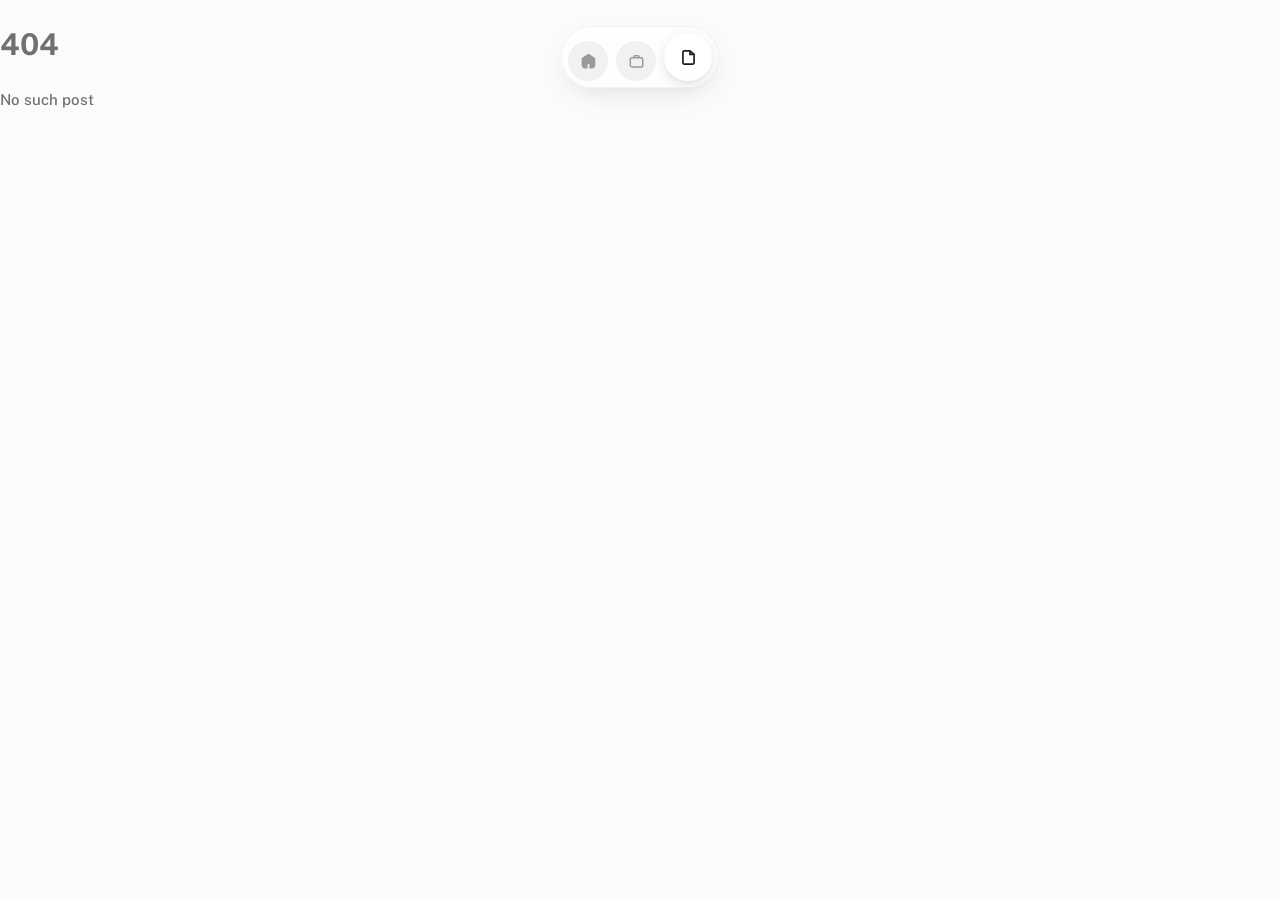
<file: blog/learning-notebook.html>
<!doctype html>
<html lang="en">
  <head>
    <meta charset="utf-8" />
    <meta name="viewport" content="width=device-width, initial-scale=1" />
    <link rel="icon" href="/favicon.svg" type="image/svg+xml" />
    <link rel="me" href="https://github.com/Ramasanjaya22" />
    <link rel="me" href="https://www.linkedin.com/in/rama-sanjaya22/" />
    <link rel="alternate" type="text/plain" href="/llms.txt" title="LLM-friendly site summary" />
    <link rel="preload" href="/fonts/public-sans.woff2" as="font" type="font/woff2" crossorigin />
    <link rel="preload" href="/fonts/caveat.woff2" as="font" type="font/woff2" crossorigin />
    <link rel="preconnect" href="https://api.github.com" />
    <link rel="preconnect" href="https://github-contributions-api.jogruber.de" />
    <link href="../_app/immutable/entry/start.BUWV5Owy.js" rel="modulepreload">
		<link href="../_app/immutable/chunks/zi9jb3lN.js" rel="modulepreload">
		<link href="../_app/immutable/chunks/CIbZriVC.js" rel="modulepreload">
		<link href="../_app/immutable/chunks/DYOYf8a1.js" rel="modulepreload">
		<link href="../_app/immutable/chunks/B0XwC4Ot.js" rel="modulepreload">
		<link href="../_app/immutable/chunks/-UyI9lYi.js" rel="modulepreload">
		<link href="../_app/immutable/entry/app.BCCGczOJ.js" rel="modulepreload">
		<link href="../_app/immutable/chunks/CehHIqsO.js" rel="modulepreload">
		<link href="../_app/immutable/chunks/CC2nr5Id.js" rel="modulepreload">
		<link href="../_app/immutable/chunks/1g43SLC9.js" rel="modulepreload">
		<link href="../_app/immutable/chunks/DlitusWm.js" rel="modulepreload">
		<link href="../_app/immutable/chunks/B04B0T-w.js" rel="modulepreload">
		<link href="../_app/immutable/nodes/0.VR84cSOM.js" rel="modulepreload">
		<link href="../_app/immutable/chunks/DtoXInpF.js" rel="modulepreload">
		<link href="../_app/immutable/chunks/aNwLcFZ8.js" rel="modulepreload">
		<link href="../_app/immutable/chunks/ZvpQ_TkP.js" rel="modulepreload">
		<link href="../_app/immutable/chunks/DWtbmka5.js" rel="modulepreload">
		<link href="../_app/immutable/nodes/5.68t_LtHp.js" rel="modulepreload">
		<link href="../_app/immutable/chunks/DvPcGbbd.js" rel="modulepreload">
		<link href="../_app/immutable/chunks/B8YzeW8_.js" rel="modulepreload">
		<link href="../_app/immutable/chunks/B4eDplSU.js" rel="modulepreload">
		<link href="../_app/immutable/chunks/CWFtu_iP.js" rel="modulepreload">
		<!--1teoznn--><meta name="description" content="Apa yang saya pasang dan coba sendiri baru-baru ini: Obsidian, feed RSS di /rss.xml, dan terjemahan otomatis dari Mandarin ke Indonesia (sumber: airss.qiaomu.ai). Notebook belajar, 4 November 2026."/> <link rel="canonical" href="https://ramasanjaya.vercel.app/blog/learning-notebook"/> <link rel="alternate" type="application/rss+xml" title="Rama Sanjaya — writing" href="https://ramasanjaya.vercel.app/rss.xml"/> <meta name="robots" content="index,follow,max-snippet:-1,max-image-preview:large,max-video-preview:-1"/> <meta name="theme-color" content="#fbfbfb"/> <meta name="color-scheme" content="light"/> <meta name="author" content="Rama Sanjaya"/> <meta property="og:type" content="article"/> <meta property="og:site_name" content="Rama Sanjaya"/> <meta property="og:url" content="https://ramasanjaya.vercel.app/blog/learning-notebook"/> <meta property="og:title" content="Catatan belajar: Obsidian, RSS, dan terjemahan otomatis"/> <meta property="og:description" content="Apa yang saya pasang dan coba sendiri baru-baru ini: Obsidian, feed RSS di /rss.xml, dan terjemahan otomatis dari Mandarin ke Indonesia (sumber: airss.qiaomu.ai). Notebook belajar, 4 November 2026."/> <meta property="og:image" content="https://ramasanjaya.vercel.app/og.jpg"/> <meta property="og:image:type" content="image/jpeg"/> <meta property="og:image:width" content="1200"/> <meta property="og:image:height" content="630"/> <meta property="og:image:alt" content="Catatan belajar: Obsidian, RSS, dan terjemahan otomatis"/> <meta property="og:locale" content="en_US"/> <meta property="article:published_time" content="2026-11-04"/> <meta property="article:modified_time" content="2026-11-04"/> <meta property="article:author" content="Rama Sanjaya"/> <meta name="twitter:card" content="summary_large_image"/> <meta name="twitter:title" content="Catatan belajar: Obsidian, RSS, dan terjemahan otomatis"/> <meta name="twitter:description" content="Apa yang saya pasang dan coba sendiri baru-baru ini: Obsidian, feed RSS di /rss.xml, dan terjemahan otomatis dari Mandarin ke Indonesia (sumber: airss.qiaomu.ai). Notebook belajar, 4 November 2026."/> <meta name="twitter:image" content="https://ramasanjaya.vercel.app/og.jpg"/> <!----><script type="application/ld+json">{"@context":"https://schema.org","@graph":[{"@type":"WebSite","@id":"https://ramasanjaya.vercel.app/#website","url":"https://ramasanjaya.vercel.app/","name":"Rama Sanjaya","alternateName":"ramasanjaya22.github.io","description":"Portfolio and writing of Rama Sanjaya, a product engineer in Bandung & Jakarta, Indonesia.","inLanguage":"en","publisher":{"@id":"https://ramasanjaya.vercel.app/#person"}},{"@type":"Person","@id":"https://ramasanjaya.vercel.app/#person","name":"Rama Sanjaya","alternateName":["Rama S.","ramasanjaya"],"url":"https://ramasanjaya.vercel.app/","image":"https://ramasanjaya.vercel.app/og.jpg","jobTitle":"Product Engineer","description":"Rama Sanjaya is a product engineer in Bandung & Jakarta, Indonesia. He builds data-heavy and AI-driven products end to end: the data pipeline, the matching logic, and the interface people use.","email":"ramasanjaya3302@gmail.com","address":{"@type":"PostalAddress","addressLocality":"Bandung, Jakarta","addressRegion":"West Java, Jakarta","addressCountry":"ID"},"sameAs":["https://www.linkedin.com/in/rama-sanjaya22/","https://github.com/Ramasanjaya22"],"knowsAbout":["Product engineering","SvelteKit","TypeScript","Go","PostgreSQL","Python","Data pipelines","Applied AI","Computer vision","MCP (Model Context Protocol)"],"hasOccupation":{"@type":"Occupation","name":"Product Engineer","description":"Builds data-heavy and AI-driven products end to end, from the data pipeline and matching logic to the interface.","skills":"SvelteKit, TypeScript, Go, PostgreSQL, Python, data pipelines, applied AI"},"alumniOf":{"@type":"CollegeOrUniversity","name":"Telkom University"},"award":"Cum laude, GPA 3.90 — Telkom University, 2024"},{"@type":"BlogPosting","@id":"https://ramasanjaya.vercel.app/blog/learning-notebook#article","headline":"Catatan belajar: Obsidian, RSS, dan terjemahan otomatis","description":"Apa yang saya pasang dan coba sendiri baru-baru ini: Obsidian, feed RSS di /rss.xml, dan terjemahan otomatis dari Mandarin ke Indonesia (sumber: airss.qiaomu.ai). Notebook belajar, 4 November 2026.","datePublished":"2026-11-04","dateModified":"2026-11-04","url":"https://ramasanjaya.vercel.app/blog/learning-notebook","mainEntityOfPage":{"@type":"WebPage","@id":"https://ramasanjaya.vercel.app/blog/learning-notebook"},"image":"https://ramasanjaya.vercel.app/og.jpg","inLanguage":"en","author":{"@id":"https://ramasanjaya.vercel.app/#person"},"publisher":{"@id":"https://ramasanjaya.vercel.app/#person"},"isPartOf":{"@id":"https://ramasanjaya.vercel.app/#website"},"articleSection":"Engineering","keywords":"BYRIS, Indonesian exporters, evidence, data provenance, matching, PostgreSQL, Go"},{"@type":"BreadcrumbList","@id":"https://ramasanjaya.vercel.app/blog/learning-notebook#breadcrumb","itemListElement":[{"@type":"ListItem","position":1,"name":"Home","item":"https://ramasanjaya.vercel.app/"},{"@type":"ListItem","position":2,"name":"Writing","item":"https://ramasanjaya.vercel.app/blog"},{"@type":"ListItem","position":3,"name":"Catatan belajar: Obsidian, RSS, dan terjemahan otomatis","item":"https://ramasanjaya.vercel.app/blog/learning-notebook"}]}]}</script><!----><!----><title>Catatan belajar: Obsidian, RSS, dan terjemahan otomatis — Rama Sanjaya</title>
		<link href="../_app/immutable/assets/0.B9Mp1oIf.css" rel="stylesheet">
		<link href="../_app/immutable/assets/index.zMdo7wM7.css" rel="stylesheet">
		<link href="../_app/immutable/assets/5.jhcF-lRC.css" rel="stylesheet">
  		<link rel="stylesheet" href="../_app/immutable/assets/2._Tpbz_9r.css">
		<link rel="stylesheet" href="../_app/immutable/assets/3.BJwBZYtU.css">
		<link rel="stylesheet" href="../_app/immutable/assets/4.BGQAqvhV.css">
		<link rel="stylesheet" href="../_app/immutable/assets/6.Dq9Ay_jc.css">
		<link rel="stylesheet" href="../_app/immutable/assets/7.C5n1m-Xx.css">
		<link rel="stylesheet" href="../_app/immutable/assets/8.BkJ8FJu3.css">
		<link rel="stylesheet" href="../_app/immutable/assets/9.DghyEt1Z.css">
	</head>
  <body data-sveltekit-preload-data="hover">
    <div style="display: contents"><!--[--><!--[0--><!--[--><a class="skip svelte-12qhfyh" href="#main">Skip to content</a> <nav class="dock svelte-1pwd65o" aria-label="Primary"><!--[--><a href="/" aria-label="Home" class="svelte-1pwd65o"><!--[0--><svg viewBox="0 0 12 12" fill="currentColor" aria-hidden="true" class="svelte-1pwd65o"><path d="m10.738 2.881l-3.75-2.566c-.6-.41-1.376-.41-1.976 0L1.262 2.881c-.477.326-.762.866-.762 1.444v4.425c0 1.516 1.233 2.75 2.75 2.75h2v-2.75c0-.414.336-.75.75-.75s.75.336.75.75v2.75h2c1.517 0 2.75-1.234 2.75-2.75V4.325c0-.578-.285-1.118-.762-1.444Z"></path></svg><!--]--></a><a href="/#work" aria-label="Work" class="svelte-1pwd65o"><!--[1--><svg viewBox="0 0 14 14" fill="none" stroke="currentColor" stroke-width="1.4" aria-hidden="true" class="svelte-1pwd65o"><rect x="1.2" y="3.6" width="11.6" height="8.6" rx="1.8"></rect><path d="M4.6 3.6V2.6c0-.6.4-1 1-1h2.8c.6 0 1 .4 1 1v1"></path></svg><!--]--></a><a href="/blog" aria-label="Blog" aria-current="page" class="svelte-1pwd65o active"><!--[-1--><svg viewBox="0 0 14 14" fill="none" stroke="currentColor" stroke-width="1.4" aria-hidden="true" class="svelte-1pwd65o"><path d="M8.2 1.6H3.4a1 1 0 0 0-1 1v8.8a1 1 0 0 0 1 1h7.2a1 1 0 0 0 1-1V4.4Z"></path><path d="M8.2 1.8v2.6h2.8"></path></svg><!--]--></a><!--]--></nav><!----> <!--[--><main id="main" tabindex="-1"><div class="wrap svelte-1teoznn"><a class="back svelte-1teoznn" href="/blog">← All posts</a> <article class="svelte-1teoznn"><h1 class="svelte-1teoznn">Catatan belajar: Obsidian, RSS, dan terjemahan otomatis</h1> <p class="meta svelte-1teoznn"><time datetime="2026-11-04">4 Nov 2026</time> <span>·</span> 4 min read</p> <div class="prose svelte-1teoznn"><p class="lead svelte-vic46j">Ini catatan belajar saya, dipublikasikan supaya nggak hilang di antara tab browser yang tak pernah tertutup. Nggak ada tutorial di sini, cuma apa yang saya pasang dan coba sendiri baru-baru ini: Obsidian buat catatan, feed RSS buat blog ini, dan terjemahan otomatis dari Mandarin ke bahasa Indonesia.</p> <figure class="screenshot svelte-vic46j"><img src="/blog/learning-notebook/screenshot.png" alt="Screenshot catatan belajar" class="svelte-vic46j"/> <figcaption class="svelte-vic46j">Catatan belajar — Obsidian, feed RSS, dan terjemahan otomatis.</figcaption></figure> <p class="svelte-vic46j">Mulai dari Obsidian. Pasangnya simpel: satu folder jadi vault, catatan cuma file Markdown biasa, jadi kalau besok pindah aplikasi isinya masih ada. Tidak ada langganan, tidak ada cloud yang bisa tiba-tiba dihapus, tidak ada fitur yang harus dipelajari mingguan. Saya cuma menulis apa yang baru dipelajari hari itu, hubungin satu catatan ke catatan lain dengan <code class="svelte-vic46j">[[wikilinks]]</code>, lalu biarkan grafiknya sendiri yang nampilin mana yang berkumpul. Yang paling susah justru bukan teknis: malah tidak mencoba bikin folder rapi sebelum tulis apa pun. Vault baru berguna kalau catatan sudah ada di dalamnya, bukan kalau struktur sudah cantik tapi kosong.</p> <p class="svelte-vic46j">RSS adalah hal yang malah nggak perlu dipikirkan. Blog ini sudah punya feed di <code class="svelte-vic46j">/rss.xml</code>, setiap post baru yang saya tambah otomatis masuk ke sana — judul, link, tanggal, deskripsi. Pembaca bisa subscribe lewat RSS reader tanpa perlu cek situs satu-satu, tidak ada algoritma yang memutuskan apa yang harus dilihat, tidak ada notifikasi yang ngganggu. Saya nggak perlu ngomongin <code class="svelte-vic46j">lastBuildDate</code> atau <code class="svelte-vic46j">guid</code> atau apa itu UTC. Yang penting: feednya jalan, tanggalnya ikut post terbaru, dan URL-nya nggak berubah-ubah.</p> <p class="svelte-vic46j">Terjemahan Mandarin adalah hal yang paling pribadi. Ada artikel dari <a href="https://airss.qiaomu.ai" target="_blank" rel="noopener">airss.qiaomu.ai</a> yang ingin saya baca dalam bahasa Indonesia. Biasanya saya mentranslate kalimat demi kalimat, kali ini coba seluruh dokumen sekaligus, lalu periksa bagian yang penting — angka, nama, istilah teknis. Mesin cepat menangkap intinya, tapi ketelitian ada di sela-sela: bahasa gaul dan istilah tertentu yang nggak ada padanan Indonesia yang bersih. Itu butuh keputusan manual, bukan sekedar tekan translate lagi. Yang sulit bukan algoritma atau code, tapi memutuskan apa yang benar-benar perlu dipertahankan dari aslinya.</p> <p class="svelte-vic46j">Jadi ini satu buku catatan: Obsidian simpan catatan kasar, blog terbitkan versi publik, RSS kirim ke pembaca, dan terjemahan biar saya bisa baca sumber yang ditulis Mandarin. Empat hal yang pada dasarnya sama — mencoba mengingat apa yang sudah saya pelajari, biar tidak hilang di antara ribuan tab yang tak pernah tertutup.</p> <p class="svelte-vic46j"><span class="date svelte-vic46j">2026-11-04</span> — Bandung. Kalau ada yang bermanfaat, atau salah, email saya di <a href="mailto:ramasanjaya3302@gmail.com">ramasanjaya3302@gmail.com</a>.</p><!----></div></article> <p class="end svelte-1teoznn">Written in Bandung &amp; Jakarta. If it is useful, or wrong, mail me at <a href="mailto:ramasanjaya3302@gmail.com" class="svelte-1teoznn">ramasanjaya3302@gmail.com</a>.</p> <p class="related svelte-1teoznn"><a href="/about" class="svelte-1teoznn">About Rama Sanjaya</a> <span>·</span> <a href="/work/byris" class="svelte-1teoznn">BYRIS case study</a> <span>·</span> <a href="/blog" class="svelte-1teoznn">All posts</a></p></div></main><!--]--><!----><!--]--><!--]--> <!--[-1--><!--]--><!--]-->
			
			<script>
				{
					__sveltekit_10rseki = {
						base: new URL("..", location).pathname.slice(0, -1)
					};

					const element = document.currentScript.parentElement;

					Promise.all([
						import("../_app/immutable/entry/start.BUWV5Owy.js"),
						import("../_app/immutable/entry/app.BCCGczOJ.js")
					]).then(([kit, app]) => {
						kit.start(app, element, {
							node_ids: [0, 5],
							data: [null,null],
							form: null,
							error: null
						});
					});
				}
			</script>
		</div>
  </body>
</html>
</file>
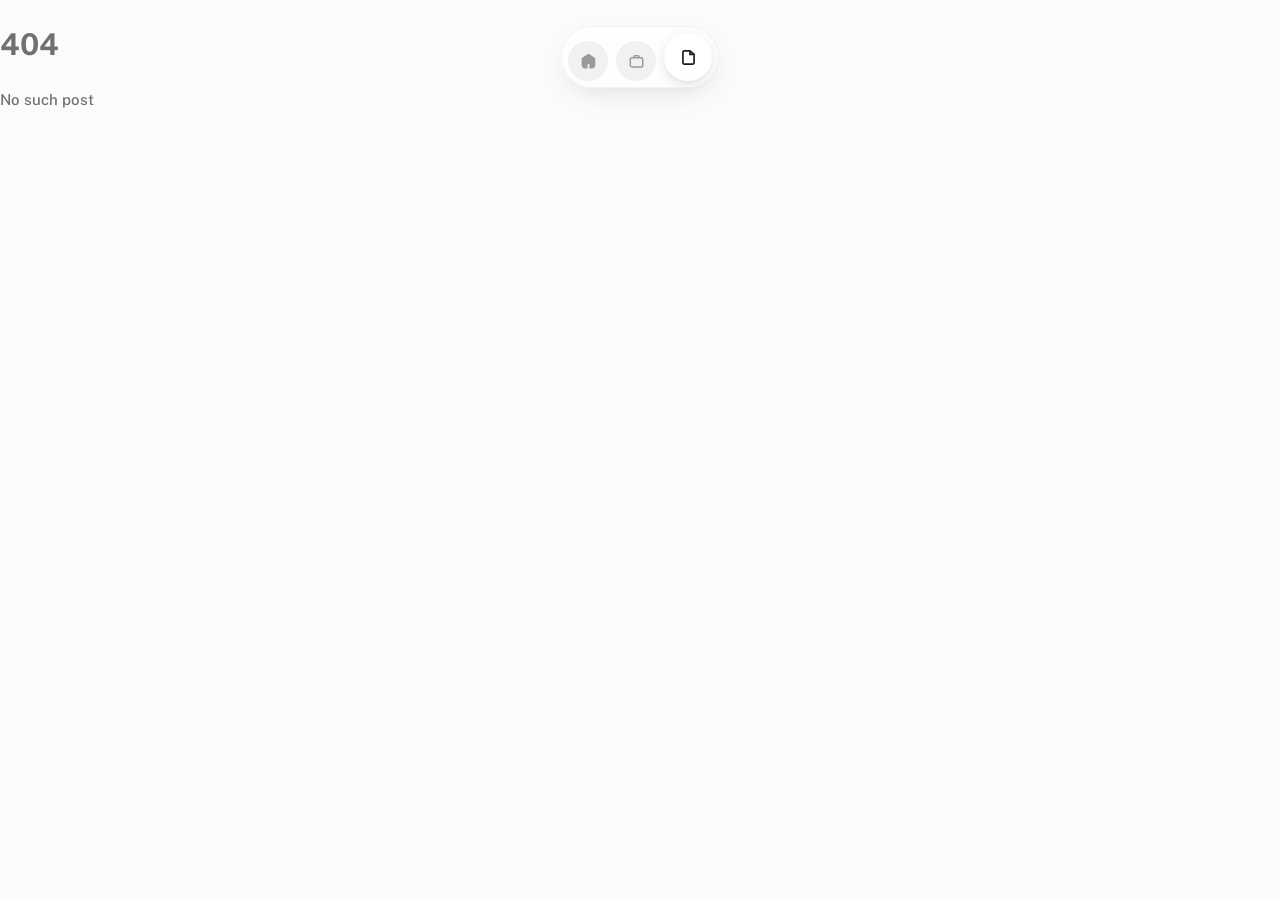
<file: blog/matching-1170-exporters.html>
<!doctype html>
<html lang="en">
  <head>
    <meta charset="utf-8" />
    <meta name="viewport" content="width=device-width, initial-scale=1" />
    <link rel="icon" href="/favicon.svg" type="image/svg+xml" />
    <link rel="me" href="https://github.com/Ramasanjaya22" />
    <link rel="me" href="https://www.linkedin.com/in/rama-sanjaya22/" />
    <link rel="alternate" type="text/plain" href="/llms.txt" title="LLM-friendly site summary" />
    <link rel="preload" href="/fonts/public-sans.woff2" as="font" type="font/woff2" crossorigin />
    <link rel="preload" href="/fonts/caveat.woff2" as="font" type="font/woff2" crossorigin />
    <link rel="preconnect" href="https://api.github.com" />
    <link rel="preconnect" href="https://github-contributions-api.jogruber.de" />
    <link href="../_app/immutable/entry/start.BUWV5Owy.js" rel="modulepreload">
		<link href="../_app/immutable/chunks/zi9jb3lN.js" rel="modulepreload">
		<link href="../_app/immutable/chunks/CIbZriVC.js" rel="modulepreload">
		<link href="../_app/immutable/chunks/DYOYf8a1.js" rel="modulepreload">
		<link href="../_app/immutable/chunks/B0XwC4Ot.js" rel="modulepreload">
		<link href="../_app/immutable/chunks/-UyI9lYi.js" rel="modulepreload">
		<link href="../_app/immutable/entry/app.BCCGczOJ.js" rel="modulepreload">
		<link href="../_app/immutable/chunks/CehHIqsO.js" rel="modulepreload">
		<link href="../_app/immutable/chunks/CC2nr5Id.js" rel="modulepreload">
		<link href="../_app/immutable/chunks/1g43SLC9.js" rel="modulepreload">
		<link href="../_app/immutable/chunks/DlitusWm.js" rel="modulepreload">
		<link href="../_app/immutable/chunks/B04B0T-w.js" rel="modulepreload">
		<link href="../_app/immutable/nodes/0.VR84cSOM.js" rel="modulepreload">
		<link href="../_app/immutable/chunks/DtoXInpF.js" rel="modulepreload">
		<link href="../_app/immutable/chunks/aNwLcFZ8.js" rel="modulepreload">
		<link href="../_app/immutable/chunks/ZvpQ_TkP.js" rel="modulepreload">
		<link href="../_app/immutable/chunks/DWtbmka5.js" rel="modulepreload">
		<link href="../_app/immutable/nodes/5.68t_LtHp.js" rel="modulepreload">
		<link href="../_app/immutable/chunks/DvPcGbbd.js" rel="modulepreload">
		<link href="../_app/immutable/chunks/B8YzeW8_.js" rel="modulepreload">
		<link href="../_app/immutable/chunks/B4eDplSU.js" rel="modulepreload">
		<link href="../_app/immutable/chunks/CWFtu_iP.js" rel="modulepreload">
		<!--1teoznn--><meta name="description" content="Every claim in BYRIS points at one of 71,349 evidence rows across 1,170 exporters. Keeping that provenance attached was the hard part"/> <link rel="canonical" href="https://ramasanjaya.vercel.app/blog/matching-1170-exporters"/> <link rel="alternate" type="application/rss+xml" title="Rama Sanjaya — writing" href="https://ramasanjaya.vercel.app/rss.xml"/> <meta name="robots" content="index,follow,max-snippet:-1,max-image-preview:large,max-video-preview:-1"/> <meta name="theme-color" content="#fbfbfb"/> <meta name="color-scheme" content="light"/> <meta name="author" content="Rama Sanjaya"/> <meta property="og:type" content="article"/> <meta property="og:site_name" content="Rama Sanjaya"/> <meta property="og:url" content="https://ramasanjaya.vercel.app/blog/matching-1170-exporters"/> <meta property="og:title" content="Matching 1,170 exporters against 71,349 evidence rows"/> <meta property="og:description" content="Every claim in BYRIS points at one of 71,349 evidence rows across 1,170 exporters. Keeping that provenance attached was the hard part"/> <meta property="og:image" content="https://ramasanjaya.vercel.app/og.jpg"/> <meta property="og:image:type" content="image/jpeg"/> <meta property="og:image:width" content="1200"/> <meta property="og:image:height" content="630"/> <meta property="og:image:alt" content="Matching 1,170 exporters against 71,349 evidence rows"/> <meta property="og:locale" content="en_US"/> <meta property="article:published_time" content="2026-11-01"/> <meta property="article:modified_time" content="2026-11-01"/> <meta property="article:author" content="Rama Sanjaya"/> <meta name="twitter:card" content="summary_large_image"/> <meta name="twitter:title" content="Matching 1,170 exporters against 71,349 evidence rows"/> <meta name="twitter:description" content="Every claim in BYRIS points at one of 71,349 evidence rows across 1,170 exporters. Keeping that provenance attached was the hard part"/> <meta name="twitter:image" content="https://ramasanjaya.vercel.app/og.jpg"/> <!----><script type="application/ld+json">{"@context":"https://schema.org","@graph":[{"@type":"WebSite","@id":"https://ramasanjaya.vercel.app/#website","url":"https://ramasanjaya.vercel.app/","name":"Rama Sanjaya","alternateName":"ramasanjaya22.github.io","description":"Portfolio and writing of Rama Sanjaya, a product engineer in Bandung & Jakarta, Indonesia.","inLanguage":"en","publisher":{"@id":"https://ramasanjaya.vercel.app/#person"}},{"@type":"Person","@id":"https://ramasanjaya.vercel.app/#person","name":"Rama Sanjaya","alternateName":["Rama S.","ramasanjaya"],"url":"https://ramasanjaya.vercel.app/","image":"https://ramasanjaya.vercel.app/og.jpg","jobTitle":"Product Engineer","description":"Rama Sanjaya is a product engineer in Bandung & Jakarta, Indonesia. He builds data-heavy and AI-driven products end to end: the data pipeline, the matching logic, and the interface people use.","email":"ramasanjaya3302@gmail.com","address":{"@type":"PostalAddress","addressLocality":"Bandung, Jakarta","addressRegion":"West Java, Jakarta","addressCountry":"ID"},"sameAs":["https://www.linkedin.com/in/rama-sanjaya22/","https://github.com/Ramasanjaya22"],"knowsAbout":["Product engineering","SvelteKit","TypeScript","Go","PostgreSQL","Python","Data pipelines","Applied AI","Computer vision","MCP (Model Context Protocol)"],"hasOccupation":{"@type":"Occupation","name":"Product Engineer","description":"Builds data-heavy and AI-driven products end to end, from the data pipeline and matching logic to the interface.","skills":"SvelteKit, TypeScript, Go, PostgreSQL, Python, data pipelines, applied AI"},"alumniOf":{"@type":"CollegeOrUniversity","name":"Telkom University"},"award":"Cum laude, GPA 3.90 — Telkom University, 2024"},{"@type":"BlogPosting","@id":"https://ramasanjaya.vercel.app/blog/matching-1170-exporters#article","headline":"Matching 1,170 exporters against 71,349 evidence rows","description":"Every claim in BYRIS points at one of 71,349 evidence rows across 1,170 exporters. Keeping that provenance attached was the hard part","datePublished":"2026-11-01","dateModified":"2026-11-01","url":"https://ramasanjaya.vercel.app/blog/matching-1170-exporters","mainEntityOfPage":{"@type":"WebPage","@id":"https://ramasanjaya.vercel.app/blog/matching-1170-exporters"},"image":"https://ramasanjaya.vercel.app/og.jpg","inLanguage":"en","author":{"@id":"https://ramasanjaya.vercel.app/#person"},"publisher":{"@id":"https://ramasanjaya.vercel.app/#person"},"isPartOf":{"@id":"https://ramasanjaya.vercel.app/#website"},"articleSection":"Engineering","keywords":"BYRIS, Indonesian exporters, evidence, data provenance, matching, PostgreSQL, Go"},{"@type":"BreadcrumbList","@id":"https://ramasanjaya.vercel.app/blog/matching-1170-exporters#breadcrumb","itemListElement":[{"@type":"ListItem","position":1,"name":"Home","item":"https://ramasanjaya.vercel.app/"},{"@type":"ListItem","position":2,"name":"Writing","item":"https://ramasanjaya.vercel.app/blog"},{"@type":"ListItem","position":3,"name":"Matching 1,170 exporters against 71,349 evidence rows","item":"https://ramasanjaya.vercel.app/blog/matching-1170-exporters"}]}]}</script><!----><!----><title>Matching 1,170 exporters against 71,349 evidence rows — Rama Sanjaya</title>
		<link href="../_app/immutable/assets/0.B9Mp1oIf.css" rel="stylesheet">
		<link href="../_app/immutable/assets/index.zMdo7wM7.css" rel="stylesheet">
		<link href="../_app/immutable/assets/5.jhcF-lRC.css" rel="stylesheet">
  		<link rel="stylesheet" href="../_app/immutable/assets/2._Tpbz_9r.css">
		<link rel="stylesheet" href="../_app/immutable/assets/3.BJwBZYtU.css">
		<link rel="stylesheet" href="../_app/immutable/assets/4.BGQAqvhV.css">
		<link rel="stylesheet" href="../_app/immutable/assets/6.Dq9Ay_jc.css">
		<link rel="stylesheet" href="../_app/immutable/assets/7.C5n1m-Xx.css">
		<link rel="stylesheet" href="../_app/immutable/assets/8.BkJ8FJu3.css">
		<link rel="stylesheet" href="../_app/immutable/assets/9.DghyEt1Z.css">
	</head>
  <body data-sveltekit-preload-data="hover">
    <div style="display: contents"><!--[--><!--[0--><!--[--><a class="skip svelte-12qhfyh" href="#main">Skip to content</a> <nav class="dock svelte-1pwd65o" aria-label="Primary"><!--[--><a href="/" aria-label="Home" class="svelte-1pwd65o"><!--[0--><svg viewBox="0 0 12 12" fill="currentColor" aria-hidden="true" class="svelte-1pwd65o"><path d="m10.738 2.881l-3.75-2.566c-.6-.41-1.376-.41-1.976 0L1.262 2.881c-.477.326-.762.866-.762 1.444v4.425c0 1.516 1.233 2.75 2.75 2.75h2v-2.75c0-.414.336-.75.75-.75s.75.336.75.75v2.75h2c1.517 0 2.75-1.234 2.75-2.75V4.325c0-.578-.285-1.118-.762-1.444Z"></path></svg><!--]--></a><a href="/#work" aria-label="Work" class="svelte-1pwd65o"><!--[1--><svg viewBox="0 0 14 14" fill="none" stroke="currentColor" stroke-width="1.4" aria-hidden="true" class="svelte-1pwd65o"><rect x="1.2" y="3.6" width="11.6" height="8.6" rx="1.8"></rect><path d="M4.6 3.6V2.6c0-.6.4-1 1-1h2.8c.6 0 1 .4 1 1v1"></path></svg><!--]--></a><a href="/blog" aria-label="Blog" aria-current="page" class="svelte-1pwd65o active"><!--[-1--><svg viewBox="0 0 14 14" fill="none" stroke="currentColor" stroke-width="1.4" aria-hidden="true" class="svelte-1pwd65o"><path d="M8.2 1.6H3.4a1 1 0 0 0-1 1v8.8a1 1 0 0 0 1 1h7.2a1 1 0 0 0 1-1V4.4Z"></path><path d="M8.2 1.8v2.6h2.8"></path></svg><!--]--></a><!--]--></nav><!----> <!--[--><main id="main" tabindex="-1"><div class="wrap svelte-1teoznn"><a class="back svelte-1teoznn" href="/blog">← All posts</a> <article class="svelte-1teoznn"><h1 class="svelte-1teoznn">Matching 1,170 exporters against 71,349 evidence rows</h1> <p class="meta svelte-1teoznn"><time datetime="2026-11-01">1 Nov 2026</time> <span>·</span> 3 min read</p> <div class="prose svelte-1teoznn"><p class="lead svelte-9opk9z">In BYRIS an opportunity is a company that might buy from one specific Indonesian exporter. Any matcher can put a
	number on that pair. A number nobody can argue with is useless at a sales desk, because someone has to pick up the
	phone on the strength of it.</p> <h2 class="svelte-9opk9z">The claim is the easy part</h2> <p class="svelte-9opk9z">So every claim points at a row. A claim is a statement about a buyer, and it is allowed to exist only when collected
	evidence backs it. Right now that is 71,349 rows across 1,170 exporters. When a number looks wrong you do not re-run
	the model, you open the row behind it and read what it actually said.</p> <ul class="svelte-9opk9z"><li class="svelte-9opk9z">Collected by a Python pipeline into Postgres, so provenance sits next to the claim.</li> <li class="svelte-9opk9z">Scored by a Go matcher, because the scoring pass is the part that has to hold up under a re-run.</li> <li class="svelte-9opk9z">Read on a SvelteKit desk that shows one opportunity with its matched candidates beside it.</li></ul> <h2 class="svelte-9opk9z">What was actually hard</h2> <p class="svelte-9opk9z">Not the algorithm. Keeping the provenance attached once the pipeline grew: the same company arriving twice under a
	different name, a source that stops answering, a score that quietly moves because a normalisation step changed
	underneath it. Most of the work went into making it impossible for the second thing to happen without anyone noticing.</p> <h2 class="svelte-9opk9z">What I would do differently</h2> <p class="svelte-9opk9z">Start from the review queue instead of the score. The first version optimised a number. The useful version lets a
	person disagree with a single row and see what that does to the pair.</p> <p class="svelte-9opk9z">Evidence first, score second. That is the whole design.</p><!----></div></article> <p class="end svelte-1teoznn">Written in Bandung &amp; Jakarta. If it is useful, or wrong, mail me at <a href="mailto:ramasanjaya3302@gmail.com" class="svelte-1teoznn">ramasanjaya3302@gmail.com</a>.</p> <p class="related svelte-1teoznn"><a href="/about" class="svelte-1teoznn">About Rama Sanjaya</a> <span>·</span> <a href="/work/byris" class="svelte-1teoznn">BYRIS case study</a> <span>·</span> <a href="/blog" class="svelte-1teoznn">All posts</a></p></div></main><!--]--><!----><!--]--><!--]--> <!--[-1--><!--]--><!--]-->
			
			<script>
				{
					__sveltekit_10rseki = {
						base: new URL("..", location).pathname.slice(0, -1)
					};

					const element = document.currentScript.parentElement;

					Promise.all([
						import("../_app/immutable/entry/start.BUWV5Owy.js"),
						import("../_app/immutable/entry/app.BCCGczOJ.js")
					]).then(([kit, app]) => {
						kit.start(app, element, {
							node_ids: [0, 5],
							data: [null,null],
							form: null,
							error: null
						});
					});
				}
			</script>
		</div>
  </body>
</html>
</file>
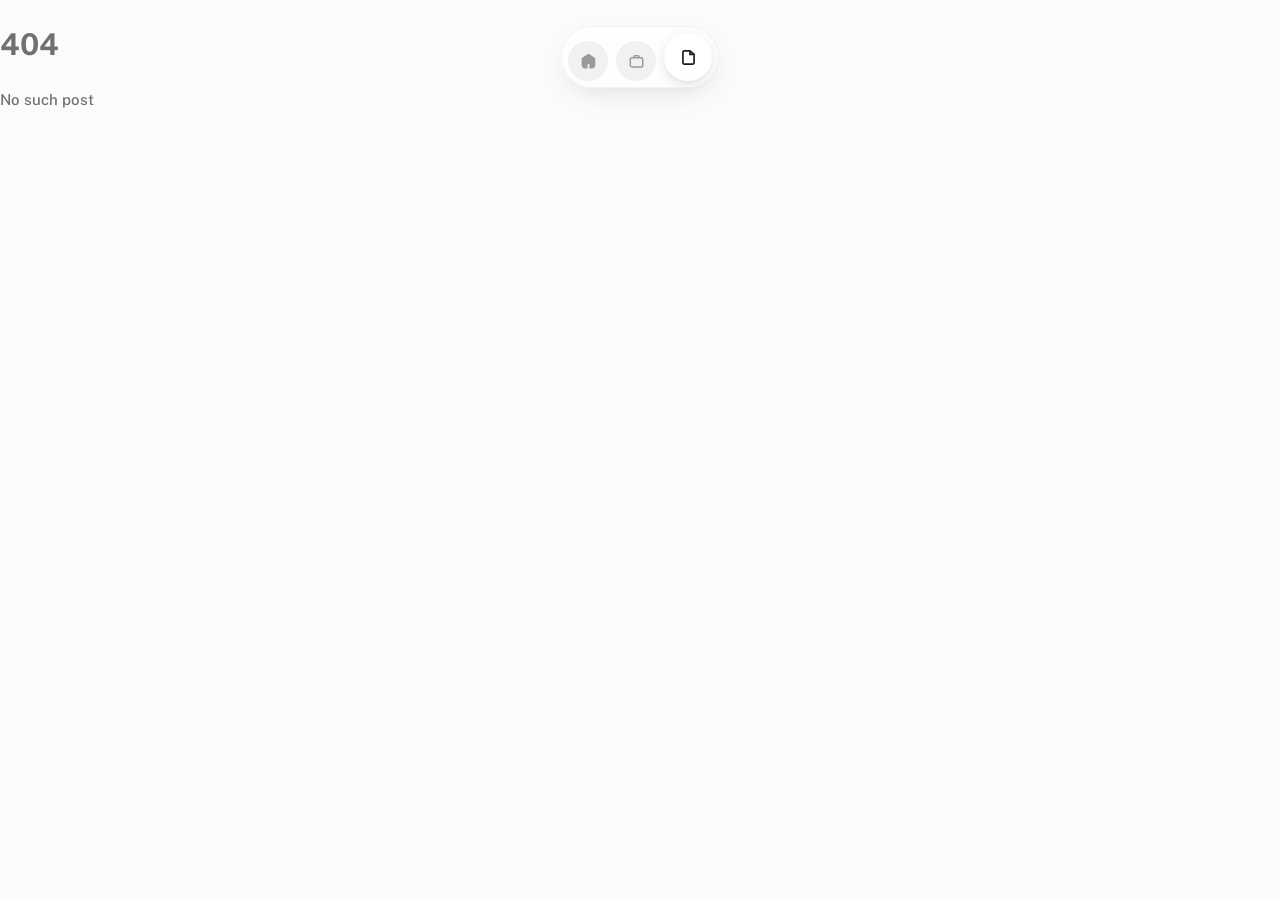
<file: blog/student-portfolio-2021-2024.html>
<!doctype html>
<html lang="en">
  <head>
    <meta charset="utf-8" />
    <meta name="viewport" content="width=device-width, initial-scale=1" />
    <link rel="icon" href="/favicon.svg" type="image/svg+xml" />
    <link rel="me" href="https://github.com/Ramasanjaya22" />
    <link rel="me" href="https://www.linkedin.com/in/rama-sanjaya22/" />
    <link rel="alternate" type="text/plain" href="/llms.txt" title="LLM-friendly site summary" />
    <link rel="preload" href="/fonts/public-sans.woff2" as="font" type="font/woff2" crossorigin />
    <link rel="preload" href="/fonts/caveat.woff2" as="font" type="font/woff2" crossorigin />
    <link rel="preconnect" href="https://api.github.com" />
    <link rel="preconnect" href="https://github-contributions-api.jogruber.de" />
    <link href="../_app/immutable/entry/start.BUWV5Owy.js" rel="modulepreload">
		<link href="../_app/immutable/chunks/zi9jb3lN.js" rel="modulepreload">
		<link href="../_app/immutable/chunks/CIbZriVC.js" rel="modulepreload">
		<link href="../_app/immutable/chunks/DYOYf8a1.js" rel="modulepreload">
		<link href="../_app/immutable/chunks/B0XwC4Ot.js" rel="modulepreload">
		<link href="../_app/immutable/chunks/-UyI9lYi.js" rel="modulepreload">
		<link href="../_app/immutable/entry/app.BCCGczOJ.js" rel="modulepreload">
		<link href="../_app/immutable/chunks/CehHIqsO.js" rel="modulepreload">
		<link href="../_app/immutable/chunks/CC2nr5Id.js" rel="modulepreload">
		<link href="../_app/immutable/chunks/1g43SLC9.js" rel="modulepreload">
		<link href="../_app/immutable/chunks/DlitusWm.js" rel="modulepreload">
		<link href="../_app/immutable/chunks/B04B0T-w.js" rel="modulepreload">
		<link href="../_app/immutable/nodes/0.VR84cSOM.js" rel="modulepreload">
		<link href="../_app/immutable/chunks/DtoXInpF.js" rel="modulepreload">
		<link href="../_app/immutable/chunks/aNwLcFZ8.js" rel="modulepreload">
		<link href="../_app/immutable/chunks/ZvpQ_TkP.js" rel="modulepreload">
		<link href="../_app/immutable/chunks/DWtbmka5.js" rel="modulepreload">
		<link href="../_app/immutable/nodes/5.68t_LtHp.js" rel="modulepreload">
		<link href="../_app/immutable/chunks/DvPcGbbd.js" rel="modulepreload">
		<link href="../_app/immutable/chunks/B8YzeW8_.js" rel="modulepreload">
		<link href="../_app/immutable/chunks/B4eDplSU.js" rel="modulepreload">
		<link href="../_app/immutable/chunks/CWFtu_iP.js" rel="modulepreload">
		<!--1teoznn--><meta name="description" content="Eight concept projects from my student years at Telkom University, published as the original deck slides: AnyBuy, Bacain AI, MahirTalk AI, Pertamina Hulu Rokan, Kerry Group, Stay Young Mirror, Patrol AR and Netralens."/> <link rel="canonical" href="https://ramasanjaya.vercel.app/blog/student-portfolio-2021-2024"/> <link rel="alternate" type="application/rss+xml" title="Rama Sanjaya — writing" href="https://ramasanjaya.vercel.app/rss.xml"/> <meta name="robots" content="index,follow,max-snippet:-1,max-image-preview:large,max-video-preview:-1"/> <meta name="theme-color" content="#fbfbfb"/> <meta name="color-scheme" content="light"/> <meta name="author" content="Rama Sanjaya"/> <meta property="og:type" content="article"/> <meta property="og:site_name" content="Rama Sanjaya"/> <meta property="og:url" content="https://ramasanjaya.vercel.app/blog/student-portfolio-2021-2024"/> <meta property="og:title" content="The student deck: eight concept projects, 2021–2024"/> <meta property="og:description" content="Eight concept projects from my student years at Telkom University, published as the original deck slides: AnyBuy, Bacain AI, MahirTalk AI, Pertamina Hulu Rokan, Kerry Group, Stay Young Mirror, Patrol AR and Netralens."/> <meta property="og:image" content="https://ramasanjaya.vercel.app/og.jpg"/> <meta property="og:image:type" content="image/jpeg"/> <meta property="og:image:width" content="1200"/> <meta property="og:image:height" content="630"/> <meta property="og:image:alt" content="The student deck: eight concept projects, 2021–2024"/> <meta property="og:locale" content="en_US"/> <meta property="article:published_time" content="2026-11-09"/> <meta property="article:modified_time" content="2026-11-09"/> <meta property="article:author" content="Rama Sanjaya"/> <meta name="twitter:card" content="summary_large_image"/> <meta name="twitter:title" content="The student deck: eight concept projects, 2021–2024"/> <meta name="twitter:description" content="Eight concept projects from my student years at Telkom University, published as the original deck slides: AnyBuy, Bacain AI, MahirTalk AI, Pertamina Hulu Rokan, Kerry Group, Stay Young Mirror, Patrol AR and Netralens."/> <meta name="twitter:image" content="https://ramasanjaya.vercel.app/og.jpg"/> <!----><script type="application/ld+json">{"@context":"https://schema.org","@graph":[{"@type":"WebSite","@id":"https://ramasanjaya.vercel.app/#website","url":"https://ramasanjaya.vercel.app/","name":"Rama Sanjaya","alternateName":"ramasanjaya22.github.io","description":"Portfolio and writing of Rama Sanjaya, a product engineer in Bandung & Jakarta, Indonesia.","inLanguage":"en","publisher":{"@id":"https://ramasanjaya.vercel.app/#person"}},{"@type":"Person","@id":"https://ramasanjaya.vercel.app/#person","name":"Rama Sanjaya","alternateName":["Rama S.","ramasanjaya"],"url":"https://ramasanjaya.vercel.app/","image":"https://ramasanjaya.vercel.app/og.jpg","jobTitle":"Product Engineer","description":"Rama Sanjaya is a product engineer in Bandung & Jakarta, Indonesia. He builds data-heavy and AI-driven products end to end: the data pipeline, the matching logic, and the interface people use.","email":"ramasanjaya3302@gmail.com","address":{"@type":"PostalAddress","addressLocality":"Bandung, Jakarta","addressRegion":"West Java, Jakarta","addressCountry":"ID"},"sameAs":["https://www.linkedin.com/in/rama-sanjaya22/","https://github.com/Ramasanjaya22"],"knowsAbout":["Product engineering","SvelteKit","TypeScript","Go","PostgreSQL","Python","Data pipelines","Applied AI","Computer vision","MCP (Model Context Protocol)"],"hasOccupation":{"@type":"Occupation","name":"Product Engineer","description":"Builds data-heavy and AI-driven products end to end, from the data pipeline and matching logic to the interface.","skills":"SvelteKit, TypeScript, Go, PostgreSQL, Python, data pipelines, applied AI"},"alumniOf":{"@type":"CollegeOrUniversity","name":"Telkom University"},"award":"Cum laude, GPA 3.90 — Telkom University, 2024"},{"@type":"BlogPosting","@id":"https://ramasanjaya.vercel.app/blog/student-portfolio-2021-2024#article","headline":"The student deck: eight concept projects, 2021–2024","description":"Eight concept projects from my student years at Telkom University, published as the original deck slides: AnyBuy, Bacain AI, MahirTalk AI, Pertamina Hulu Rokan, Kerry Group, Stay Young Mirror, Patrol AR and Netralens.","datePublished":"2026-11-09","dateModified":"2026-11-09","url":"https://ramasanjaya.vercel.app/blog/student-portfolio-2021-2024","mainEntityOfPage":{"@type":"WebPage","@id":"https://ramasanjaya.vercel.app/blog/student-portfolio-2021-2024"},"image":"https://ramasanjaya.vercel.app/og.jpg","inLanguage":"en","author":{"@id":"https://ramasanjaya.vercel.app/#person"},"publisher":{"@id":"https://ramasanjaya.vercel.app/#person"},"isPartOf":{"@id":"https://ramasanjaya.vercel.app/#website"},"articleSection":"Engineering","keywords":"BYRIS, Indonesian exporters, evidence, data provenance, matching, PostgreSQL, Go"},{"@type":"BreadcrumbList","@id":"https://ramasanjaya.vercel.app/blog/student-portfolio-2021-2024#breadcrumb","itemListElement":[{"@type":"ListItem","position":1,"name":"Home","item":"https://ramasanjaya.vercel.app/"},{"@type":"ListItem","position":2,"name":"Writing","item":"https://ramasanjaya.vercel.app/blog"},{"@type":"ListItem","position":3,"name":"The student deck: eight concept projects, 2021–2024","item":"https://ramasanjaya.vercel.app/blog/student-portfolio-2021-2024"}]}]}</script><!----><!----><title>The student deck: eight concept projects, 2021–2024 — Rama Sanjaya</title>
		<link href="../_app/immutable/assets/0.B9Mp1oIf.css" rel="stylesheet">
		<link href="../_app/immutable/assets/index.zMdo7wM7.css" rel="stylesheet">
		<link href="../_app/immutable/assets/5.jhcF-lRC.css" rel="stylesheet">
  		<link rel="stylesheet" href="../_app/immutable/assets/2._Tpbz_9r.css">
		<link rel="stylesheet" href="../_app/immutable/assets/3.BJwBZYtU.css">
		<link rel="stylesheet" href="../_app/immutable/assets/4.BGQAqvhV.css">
		<link rel="stylesheet" href="../_app/immutable/assets/6.Dq9Ay_jc.css">
		<link rel="stylesheet" href="../_app/immutable/assets/7.C5n1m-Xx.css">
		<link rel="stylesheet" href="../_app/immutable/assets/8.BkJ8FJu3.css">
		<link rel="stylesheet" href="../_app/immutable/assets/9.DghyEt1Z.css">
	</head>
  <body data-sveltekit-preload-data="hover">
    <div style="display: contents"><!--[--><!--[0--><!--[--><a class="skip svelte-12qhfyh" href="#main">Skip to content</a> <nav class="dock svelte-1pwd65o" aria-label="Primary"><!--[--><a href="/" aria-label="Home" class="svelte-1pwd65o"><!--[0--><svg viewBox="0 0 12 12" fill="currentColor" aria-hidden="true" class="svelte-1pwd65o"><path d="m10.738 2.881l-3.75-2.566c-.6-.41-1.376-.41-1.976 0L1.262 2.881c-.477.326-.762.866-.762 1.444v4.425c0 1.516 1.233 2.75 2.75 2.75h2v-2.75c0-.414.336-.75.75-.75s.75.336.75.75v2.75h2c1.517 0 2.75-1.234 2.75-2.75V4.325c0-.578-.285-1.118-.762-1.444Z"></path></svg><!--]--></a><a href="/#work" aria-label="Work" class="svelte-1pwd65o"><!--[1--><svg viewBox="0 0 14 14" fill="none" stroke="currentColor" stroke-width="1.4" aria-hidden="true" class="svelte-1pwd65o"><rect x="1.2" y="3.6" width="11.6" height="8.6" rx="1.8"></rect><path d="M4.6 3.6V2.6c0-.6.4-1 1-1h2.8c.6 0 1 .4 1 1v1"></path></svg><!--]--></a><a href="/blog" aria-label="Blog" aria-current="page" class="svelte-1pwd65o active"><!--[-1--><svg viewBox="0 0 14 14" fill="none" stroke="currentColor" stroke-width="1.4" aria-hidden="true" class="svelte-1pwd65o"><path d="M8.2 1.6H3.4a1 1 0 0 0-1 1v8.8a1 1 0 0 0 1 1h7.2a1 1 0 0 0 1-1V4.4Z"></path><path d="M8.2 1.8v2.6h2.8"></path></svg><!--]--></a><!--]--></nav><!----> <!--[--><main id="main" tabindex="-1"><div class="wrap svelte-1teoznn"><a class="back svelte-1teoznn" href="/blog">← All posts</a> <article class="svelte-1teoznn"><h1 class="svelte-1teoznn">The student deck: eight concept projects, 2021–2024</h1> <p class="meta svelte-1teoznn"><time datetime="2026-11-09">9 Nov 2026</time> <span>·</span> 2 min read</p> <div class="prose svelte-1teoznn"><p class="lead svelte-bfod6h">Before BYRIS there were eight concept projects, done between 2021 and 2024 while I was a student at Telkom
	University — AR shopping, AI reading tools, mixed-reality training, an accessibility app. This is the deck I
	pitched them with, exported slide by slide. Design and concept work: it shows how I think about products, not
	production systems. The production systems live in <a href="/#work" class="svelte-bfod6h">the work section</a>.</p> <figure class="slide svelte-bfod6h"><img src="/work/student/slide-1.webp" width="1400" height="788" loading="eager" decoding="async" alt="Portfolio deck cover: user-centric design and innovative solutions" class="svelte-bfod6h"/> <figcaption class="svelte-bfod6h">The cover. Eight projects follow.</figcaption></figure> <figure class="slide svelte-bfod6h"><img src="/work/student/slide-2.webp" width="1400" height="788" loading="lazy" decoding="async" alt="AnyBuy mobile app: AR product scanning shopping concept, 2021" class="svelte-bfod6h"/> <figcaption class="svelte-bfod6h"><b class="svelte-bfod6h">AnyBuy</b> · 2021 · UI/UX — a shopping app where the camera does the buying: scan a product with AR, skip the search box.</figcaption></figure> <figure class="slide svelte-bfod6h"><img src="/work/student/slide-3.webp" width="1400" height="788" loading="lazy" decoding="async" alt="Bacain AI: web app that summarizes books and reads them aloud with TTS" class="svelte-bfod6h"/> <figcaption class="svelte-bfod6h"><b class="svelte-bfod6h">Bacain AI</b> · concept — AI summaries of digital books, read aloud with TTS. The pitch started from Indonesia's PISA reading rank: 74th of 79.</figcaption></figure> <figure class="slide svelte-bfod6h"><img src="/work/student/slide-4.webp" width="1400" height="788" loading="lazy" decoding="async" alt="MahirTalk AI: simulated job interview practice with AI feedback" class="svelte-bfod6h"/> <figcaption class="svelte-bfod6h"><b class="svelte-bfod6h">MahirTalk AI</b> · concept — a simulated interview room with AI feedback, aimed at job-interview anxiety in Gen Z.</figcaption></figure> <figure class="slide svelte-bfod6h"><img src="/work/student/slide-5.webp" width="1400" height="788" loading="lazy" decoding="async" alt="Pertamina Hulu Rokan: AR and mixed reality experience about oil and gas" class="svelte-bfod6h"/> <figcaption class="svelte-bfod6h"><b class="svelte-bfod6h">Pertamina Hulu Rokan</b> · 2024 · UI/UX — AR/MR walk through Indonesia's oil and gas industry. Now delivered, this one became real client work.</figcaption></figure> <figure class="slide svelte-bfod6h"><img src="/work/student/slide-6.webp" width="1400" height="788" loading="lazy" decoding="async" alt="Kerry Group: AR game about food ingredients and flavors" class="svelte-bfod6h"/> <figcaption class="svelte-bfod6h"><b class="svelte-bfod6h">Kerry Group</b> · 2024 · UI/UX — an AR game about taste and nutrition, food science you can point a phone at.</figcaption></figure> <figure class="slide svelte-bfod6h"><img src="/work/student/slide-7.webp" width="1400" height="788" loading="lazy" decoding="async" alt="Collagena Stay Young Mirror: AR skin analysis digital mirror" class="svelte-bfod6h"/> <figcaption class="svelte-bfod6h"><b class="svelte-bfod6h">Stay Young Mirror</b> · 2024 · UI/UX — a digital mirror for Collagena: AR skin analysis with a skincare routine attached.</figcaption></figure> <figure class="slide svelte-bfod6h"><img src="/work/student/slide-8.webp" width="1400" height="788" loading="lazy" decoding="async" alt="Patrol AR: gamified road safety education for children" class="svelte-bfod6h"/> <figcaption class="svelte-bfod6h"><b class="svelte-bfod6h">Patrol AR</b> · concept — road safety for kids: the real street becomes the practice ground, traffic signs and crossings included.</figcaption></figure> <figure class="slide svelte-bfod6h"><img src="/work/student/slide-9.webp" width="1400" height="788" loading="lazy" decoding="async" alt="Netralens: accessibility app with object scanning and text reading" class="svelte-bfod6h"/> <figcaption class="svelte-bfod6h"><b class="svelte-bfod6h">Netralens</b> · 2024 · UI/UX — scanning, text reading and AR in one accessibility app. My part was product design and the interface; it also appears in the archive list on the home page.</figcaption></figure> <p class="svelte-bfod6h">These slides are the honest artifact: no rebuild, no restyle. PowerPoint exported to PNG, compressed to WebP with
	FFmpeg, and published as they were pitched — including the email and phone number on every footer, which I would
	not put on a slide today.</p> <p class="svelte-bfod6h"><span class="date svelte-bfod6h">2026-11-09</span> — Bandung. If something here is useful, or wrong, mail me at <a href="mailto:ramasanjaya3302@gmail.com">ramasanjaya3302@gmail.com</a>.</p><!----></div></article> <p class="end svelte-1teoznn">Written in Bandung &amp; Jakarta. If it is useful, or wrong, mail me at <a href="mailto:ramasanjaya3302@gmail.com" class="svelte-1teoznn">ramasanjaya3302@gmail.com</a>.</p> <p class="related svelte-1teoznn"><a href="/about" class="svelte-1teoznn">About Rama Sanjaya</a> <span>·</span> <a href="/work/byris" class="svelte-1teoznn">BYRIS case study</a> <span>·</span> <a href="/blog" class="svelte-1teoznn">All posts</a></p></div></main><!--]--><!----><!--]--><!--]--> <!--[-1--><!--]--><!--]-->
			
			<script>
				{
					__sveltekit_10rseki = {
						base: new URL("..", location).pathname.slice(0, -1)
					};

					const element = document.currentScript.parentElement;

					Promise.all([
						import("../_app/immutable/entry/start.BUWV5Owy.js"),
						import("../_app/immutable/entry/app.BCCGczOJ.js")
					]).then(([kit, app]) => {
						kit.start(app, element, {
							node_ids: [0, 5],
							data: [null,null],
							form: null,
							error: null
						});
					});
				}
			</script>
		</div>
  </body>
</html>
</file>
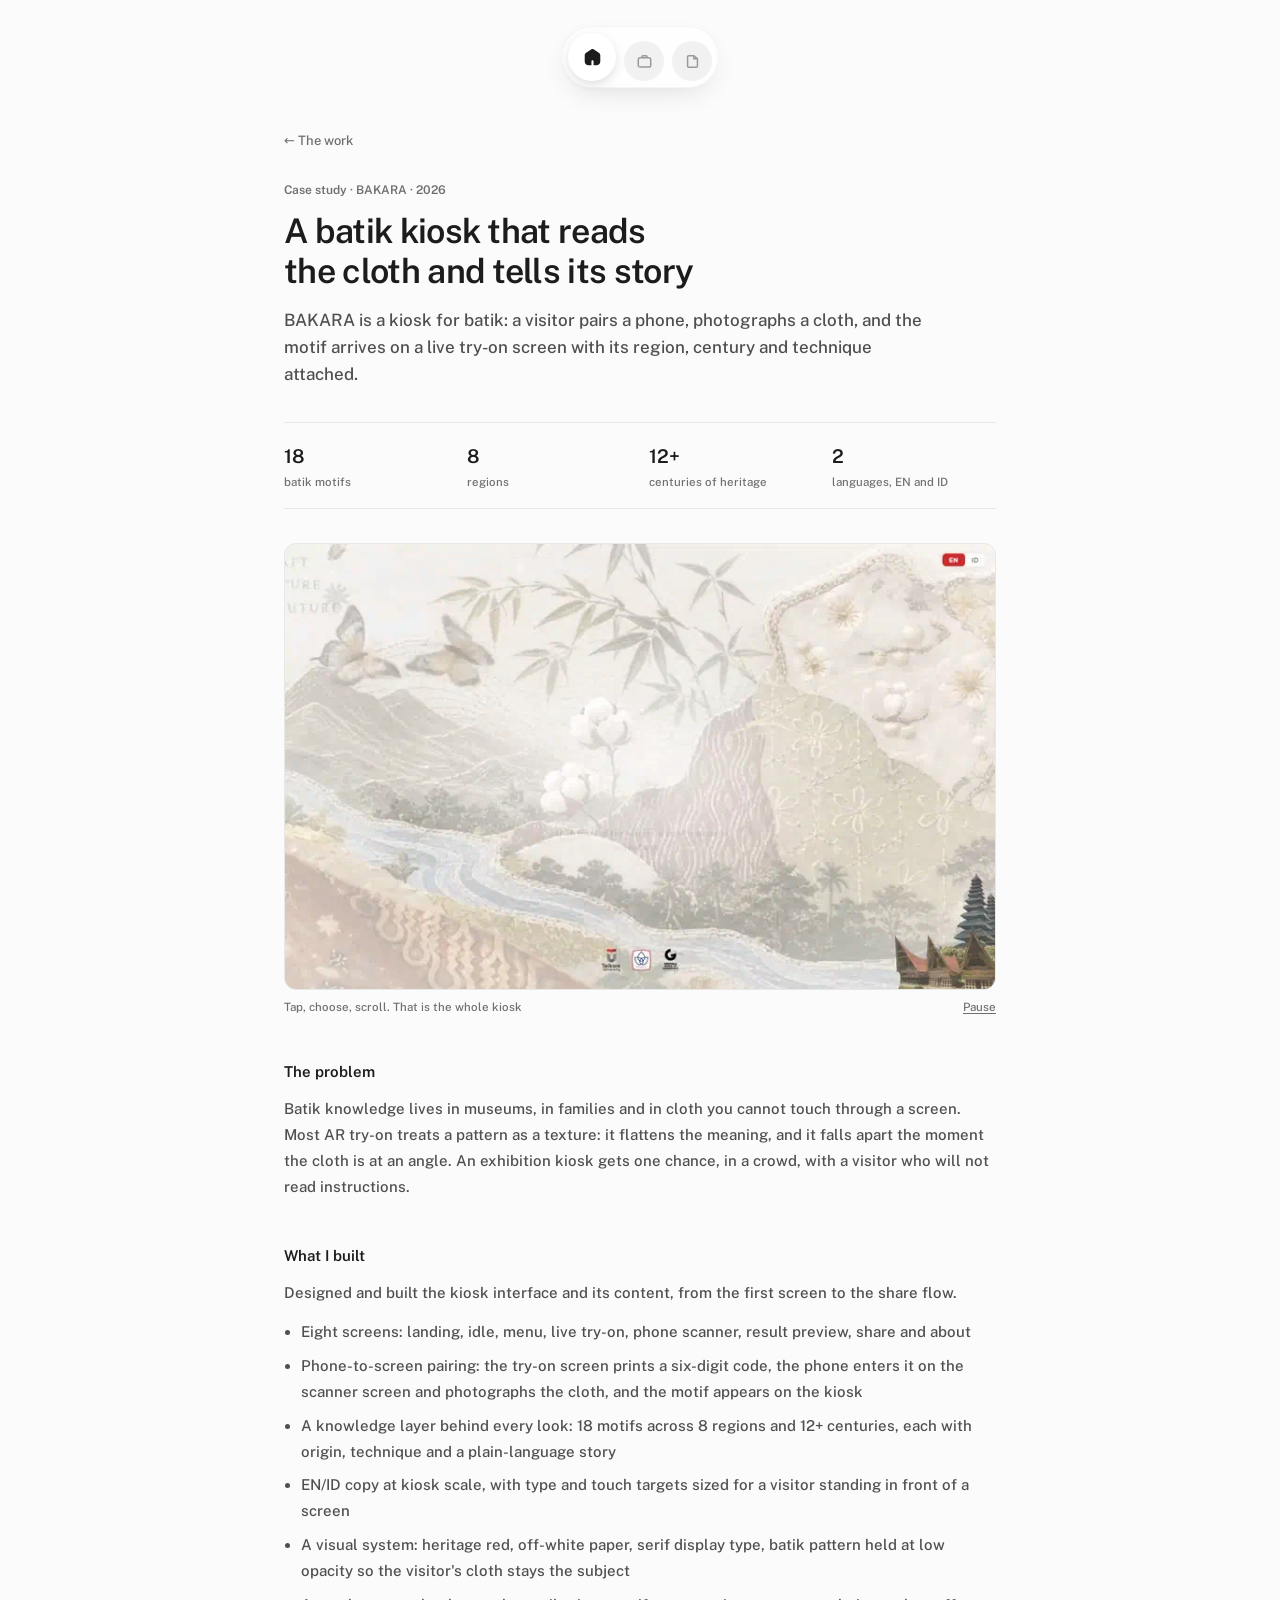
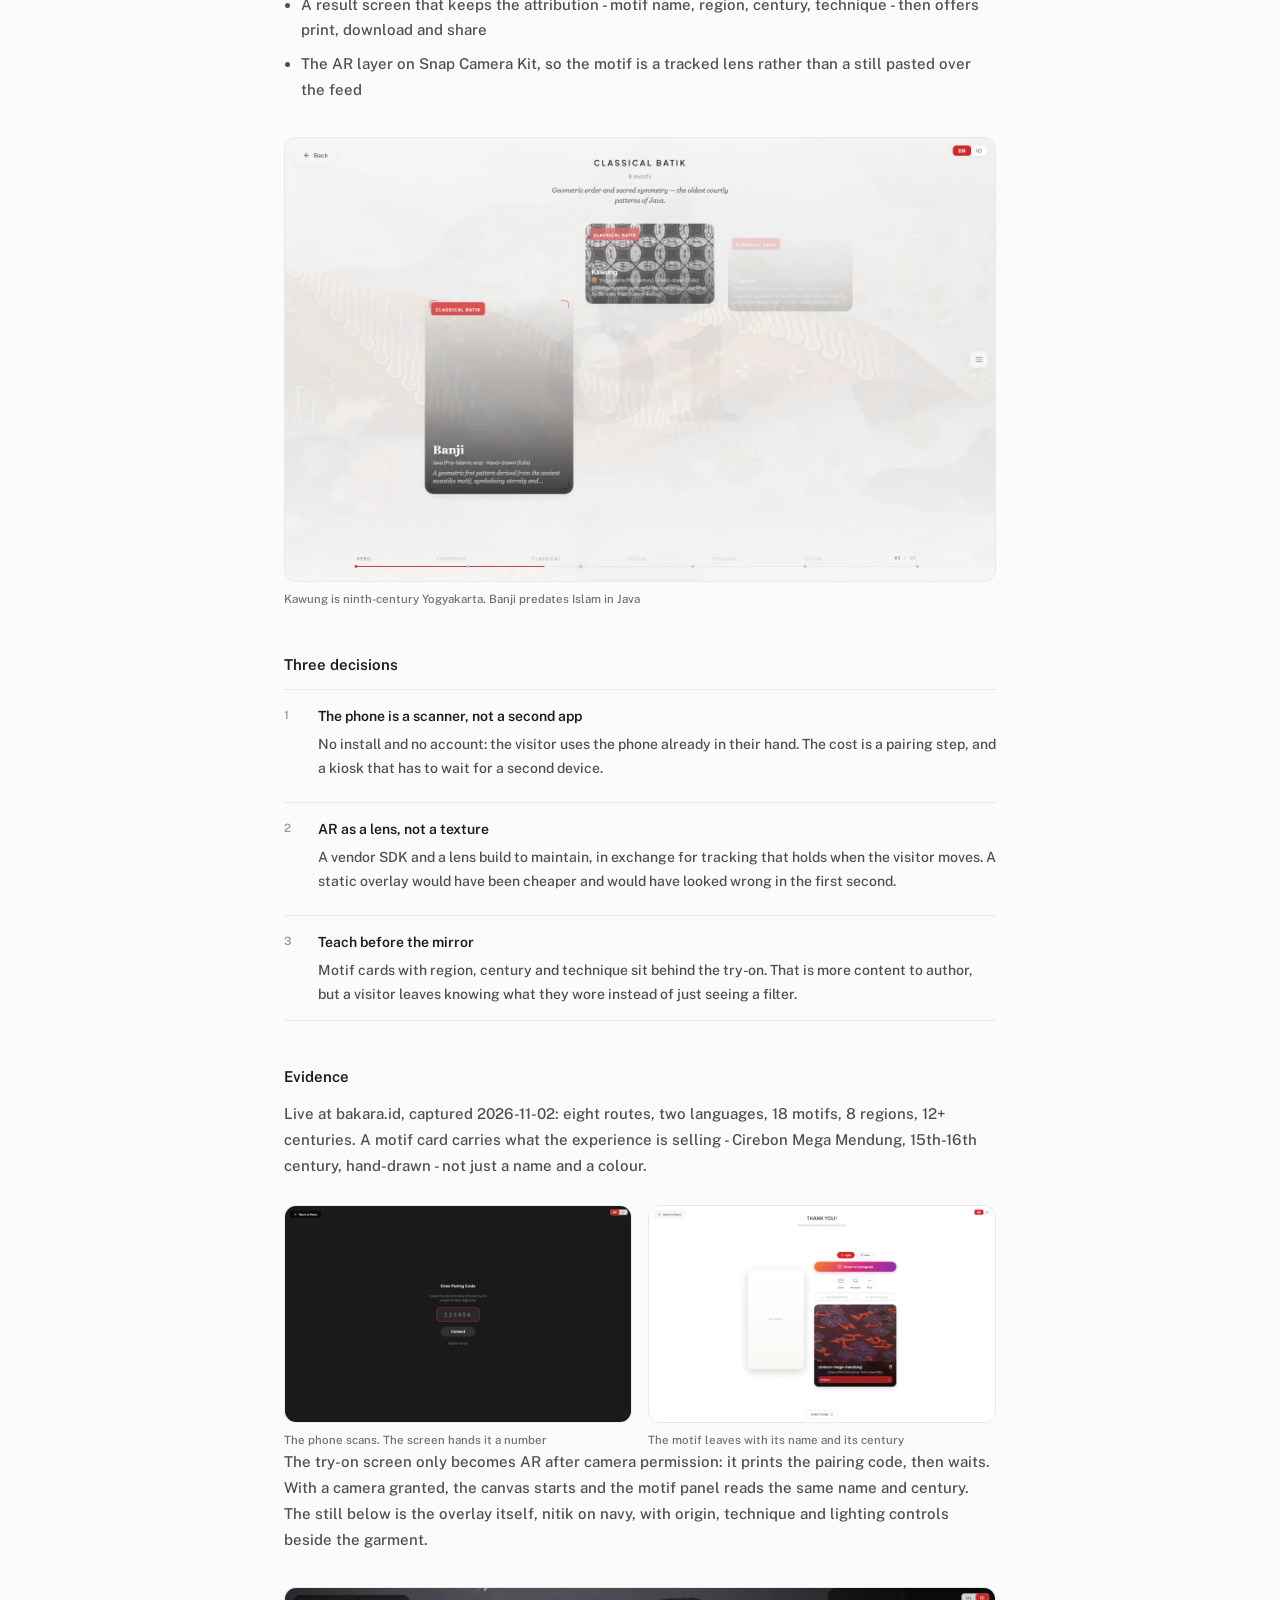
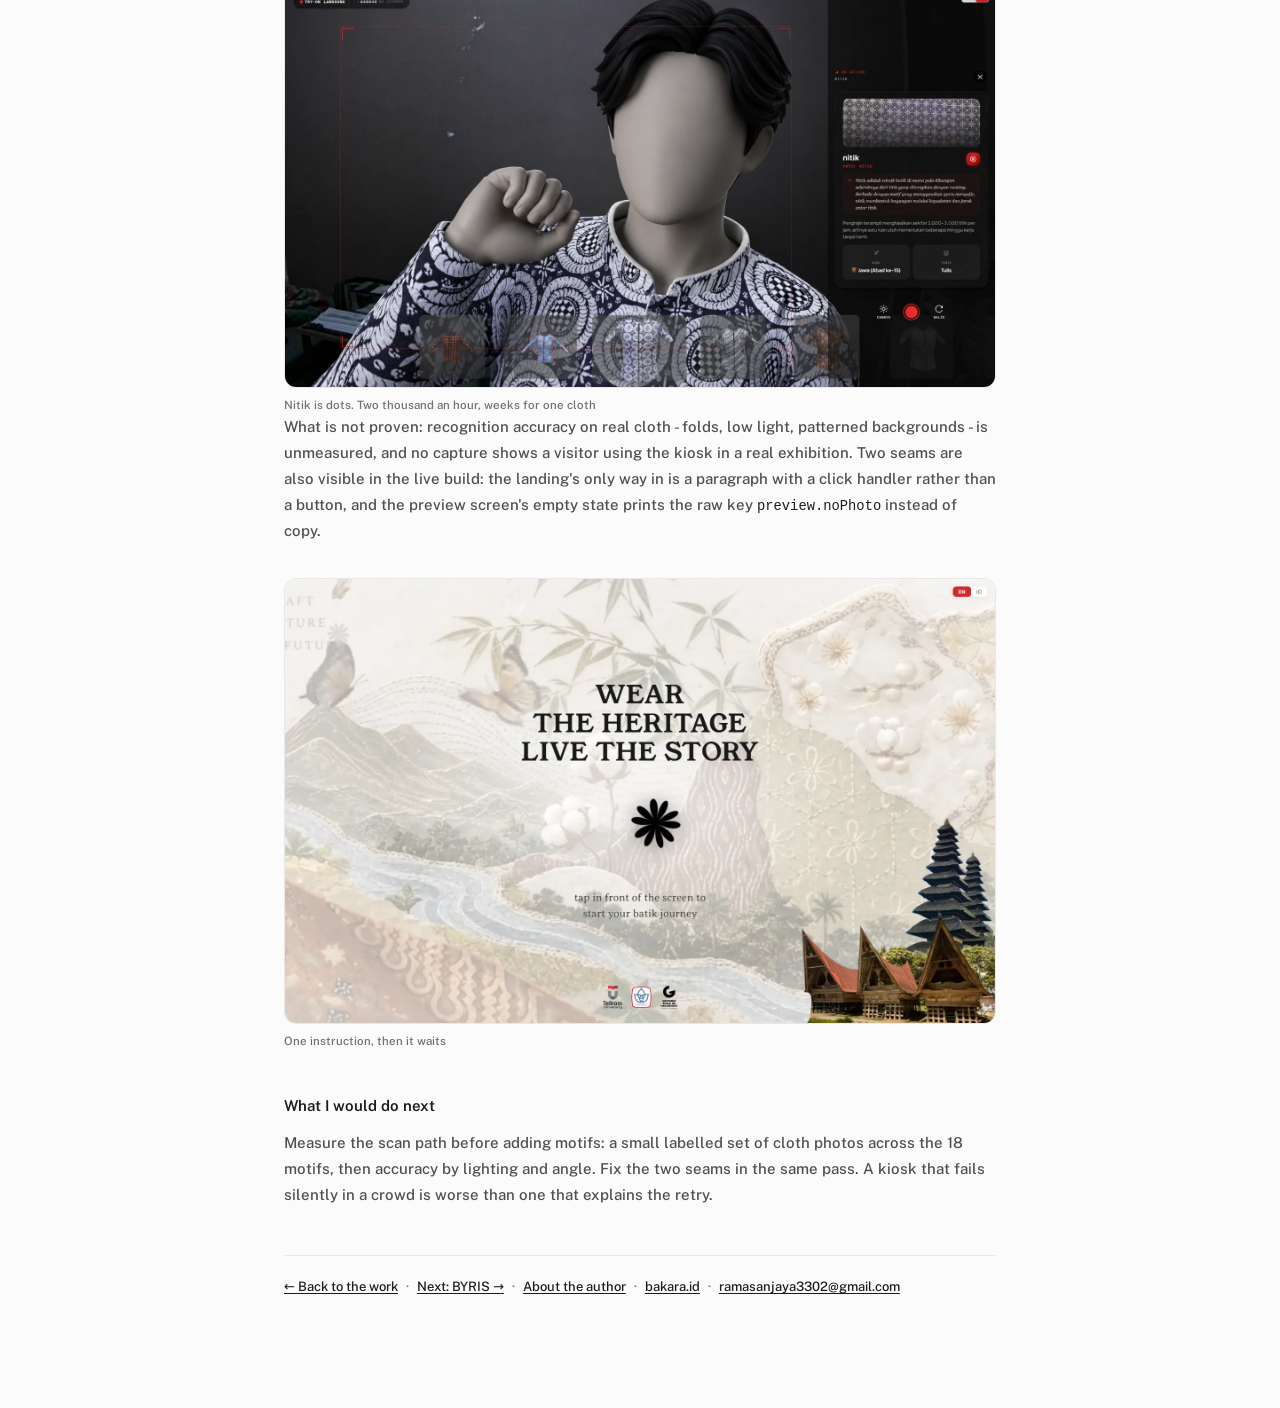
<file: work/bakara.html>
<!doctype html>
<html lang="en">
  <head>
    <meta charset="utf-8" />
    <meta name="viewport" content="width=device-width, initial-scale=1" />
    <link rel="icon" href="/favicon.svg" type="image/svg+xml" />
    <link rel="me" href="https://github.com/Ramasanjaya22" />
    <link rel="me" href="https://www.linkedin.com/in/rama-sanjaya22/" />
    <link rel="alternate" type="text/plain" href="/llms.txt" title="LLM-friendly site summary" />
    <link rel="preload" href="/fonts/public-sans.woff2" as="font" type="font/woff2" crossorigin />
    <link rel="preload" href="/fonts/caveat.woff2" as="font" type="font/woff2" crossorigin />
    <link rel="preconnect" href="https://api.github.com" />
    <link rel="preconnect" href="https://github-contributions-api.jogruber.de" />
    <link href="../_app/immutable/entry/start.BUWV5Owy.js" rel="modulepreload">
		<link href="../_app/immutable/chunks/zi9jb3lN.js" rel="modulepreload">
		<link href="../_app/immutable/chunks/CIbZriVC.js" rel="modulepreload">
		<link href="../_app/immutable/chunks/DYOYf8a1.js" rel="modulepreload">
		<link href="../_app/immutable/chunks/B0XwC4Ot.js" rel="modulepreload">
		<link href="../_app/immutable/chunks/-UyI9lYi.js" rel="modulepreload">
		<link href="../_app/immutable/entry/app.BCCGczOJ.js" rel="modulepreload">
		<link href="../_app/immutable/chunks/CehHIqsO.js" rel="modulepreload">
		<link href="../_app/immutable/chunks/CC2nr5Id.js" rel="modulepreload">
		<link href="../_app/immutable/chunks/1g43SLC9.js" rel="modulepreload">
		<link href="../_app/immutable/chunks/DlitusWm.js" rel="modulepreload">
		<link href="../_app/immutable/chunks/B04B0T-w.js" rel="modulepreload">
		<link href="../_app/immutable/nodes/0.VR84cSOM.js" rel="modulepreload">
		<link href="../_app/immutable/chunks/DtoXInpF.js" rel="modulepreload">
		<link href="../_app/immutable/chunks/aNwLcFZ8.js" rel="modulepreload">
		<link href="../_app/immutable/chunks/ZvpQ_TkP.js" rel="modulepreload">
		<link href="../_app/immutable/chunks/DWtbmka5.js" rel="modulepreload">
		<link href="../_app/immutable/nodes/6.CL8YzJgI.js" rel="modulepreload">
		<link href="../_app/immutable/chunks/B4eDplSU.js" rel="modulepreload">
		<link href="../_app/immutable/chunks/CWFtu_iP.js" rel="modulepreload">
		<!--1yu5f6x--><meta name="description" content="A kiosk for batik: 18 motifs across 8 regions, a phone scanner paired by a six-digit code, and a live try-on screen with the story of each cloth"/> <link rel="canonical" href="https://ramasanjaya.vercel.app/work/bakara"/> <meta name="robots" content="index,follow,max-snippet:-1,max-image-preview:large,max-video-preview:-1"/> <meta name="theme-color" content="#fbfbfb"/> <meta name="color-scheme" content="light"/> <meta name="author" content="Rama Sanjaya"/> <meta property="og:type" content="article"/> <meta property="og:site_name" content="Rama Sanjaya"/> <meta property="og:url" content="https://ramasanjaya.vercel.app/work/bakara"/> <meta property="og:title" content="BAKARA — a batik kiosk that reads the cloth"/> <meta property="og:description" content="A kiosk for batik: 18 motifs across 8 regions, a phone scanner paired by a six-digit code, and a live try-on screen with the story of each cloth"/> <meta property="og:image" content="https://ramasanjaya.vercel.app/og.jpg"/> <meta property="og:image:type" content="image/jpeg"/> <meta property="og:image:width" content="1200"/> <meta property="og:image:height" content="630"/> <meta property="og:image:alt" content="BAKARA — a batik kiosk that reads the cloth"/> <meta property="og:locale" content="en_US"/> <meta property="article:published_time" content="2026-11-02"/> <meta property="article:modified_time" content="2026-11-02"/> <meta property="article:author" content="Rama Sanjaya"/> <meta name="twitter:card" content="summary_large_image"/> <meta name="twitter:title" content="BAKARA — a batik kiosk that reads the cloth"/> <meta name="twitter:description" content="A kiosk for batik: 18 motifs across 8 regions, a phone scanner paired by a six-digit code, and a live try-on screen with the story of each cloth"/> <meta name="twitter:image" content="https://ramasanjaya.vercel.app/og.jpg"/> <!----><script type="application/ld+json">{"@context":"https://schema.org","@graph":[{"@type":"WebSite","@id":"https://ramasanjaya.vercel.app/#website","url":"https://ramasanjaya.vercel.app/","name":"Rama Sanjaya","alternateName":"ramasanjaya22.github.io","description":"Portfolio and writing of Rama Sanjaya, a product engineer in Bandung & Jakarta, Indonesia.","inLanguage":"en","publisher":{"@id":"https://ramasanjaya.vercel.app/#person"}},{"@type":"Person","@id":"https://ramasanjaya.vercel.app/#person","name":"Rama Sanjaya","alternateName":["Rama S.","ramasanjaya"],"url":"https://ramasanjaya.vercel.app/","image":"https://ramasanjaya.vercel.app/og.jpg","jobTitle":"Product Engineer","description":"Rama Sanjaya is a product engineer in Bandung & Jakarta, Indonesia. He builds data-heavy and AI-driven products end to end: the data pipeline, the matching logic, and the interface people use.","email":"ramasanjaya3302@gmail.com","address":{"@type":"PostalAddress","addressLocality":"Bandung, Jakarta","addressRegion":"West Java, Jakarta","addressCountry":"ID"},"sameAs":["https://www.linkedin.com/in/rama-sanjaya22/","https://github.com/Ramasanjaya22"],"knowsAbout":["Product engineering","SvelteKit","TypeScript","Go","PostgreSQL","Python","Data pipelines","Applied AI","Computer vision","MCP (Model Context Protocol)"],"hasOccupation":{"@type":"Occupation","name":"Product Engineer","description":"Builds data-heavy and AI-driven products end to end, from the data pipeline and matching logic to the interface.","skills":"SvelteKit, TypeScript, Go, PostgreSQL, Python, data pipelines, applied AI"},"alumniOf":{"@type":"CollegeOrUniversity","name":"Telkom University"},"award":"Cum laude, GPA 3.90 — Telkom University, 2024"},{"@type":"Article","@id":"https://ramasanjaya.vercel.app/work/bakara#article","headline":"BAKARA — a batik kiosk that reads the cloth","description":"A kiosk for batik: 18 motifs across 8 regions, a phone scanner paired by a six-digit code, and a live try-on screen with the story of each cloth","datePublished":"2026-11-02","dateModified":"2026-11-02","url":"https://ramasanjaya.vercel.app/work/bakara","mainEntityOfPage":{"@type":"WebPage","@id":"https://ramasanjaya.vercel.app/work/bakara"},"image":"https://ramasanjaya.vercel.app/work/bakara/live/menu.webp","inLanguage":"en","author":{"@id":"https://ramasanjaya.vercel.app/#person"},"publisher":{"@id":"https://ramasanjaya.vercel.app/#person"},"isPartOf":{"@id":"https://ramasanjaya.vercel.app/#website"},"articleSection":"Case study","keywords":"BAKARA, batik, batik kiosk, augmented reality, try-on, SvelteKit, Indonesian craft","about":[{"@type":"Thing","name":"BAKARA"},{"@type":"Thing","name":"Batik"},{"@type":"Thing","name":"Augmented reality"},{"@type":"Thing","name":"Kiosk"}]},{"@type":"BreadcrumbList","@id":"https://ramasanjaya.vercel.app/work/bakara#breadcrumb","itemListElement":[{"@type":"ListItem","position":1,"name":"Home","item":"https://ramasanjaya.vercel.app/"},{"@type":"ListItem","position":2,"name":"Work","item":"https://ramasanjaya.vercel.app/#work"},{"@type":"ListItem","position":3,"name":"BAKARA — a batik kiosk that reads the cloth","item":"https://ramasanjaya.vercel.app/work/bakara"}]}]}</script><!----><!----><title>BAKARA — a batik kiosk that reads the cloth — Rama Sanjaya</title>
		<link href="../_app/immutable/assets/0.B9Mp1oIf.css" rel="stylesheet">
		<link href="../_app/immutable/assets/6.Dq9Ay_jc.css" rel="stylesheet">
  		<link rel="stylesheet" href="../_app/immutable/assets/2._Tpbz_9r.css">
		<link rel="stylesheet" href="../_app/immutable/assets/3.BJwBZYtU.css">
		<link rel="stylesheet" href="../_app/immutable/assets/4.BGQAqvhV.css">
		<link rel="stylesheet" href="../_app/immutable/assets/5.jhcF-lRC.css">
		<link rel="stylesheet" href="../_app/immutable/assets/7.C5n1m-Xx.css">
		<link rel="stylesheet" href="../_app/immutable/assets/8.BkJ8FJu3.css">
		<link rel="stylesheet" href="../_app/immutable/assets/9.DghyEt1Z.css">
		<link rel="stylesheet" href="../_app/immutable/assets/index.zMdo7wM7.css">
	</head>
  <body data-sveltekit-preload-data="hover">
    <div style="display: contents"><!--[--><!--[0--><!--[--><a class="skip svelte-12qhfyh" href="#main">Skip to content</a> <nav class="dock svelte-1pwd65o" aria-label="Primary"><!--[--><a href="/" aria-label="Home" aria-current="true" class="svelte-1pwd65o active"><!--[0--><svg viewBox="0 0 12 12" fill="currentColor" aria-hidden="true" class="svelte-1pwd65o"><path d="m10.738 2.881l-3.75-2.566c-.6-.41-1.376-.41-1.976 0L1.262 2.881c-.477.326-.762.866-.762 1.444v4.425c0 1.516 1.233 2.75 2.75 2.75h2v-2.75c0-.414.336-.75.75-.75s.75.336.75.75v2.75h2c1.517 0 2.75-1.234 2.75-2.75V4.325c0-.578-.285-1.118-.762-1.444Z"></path></svg><!--]--></a><a href="/#work" aria-label="Work" class="svelte-1pwd65o"><!--[1--><svg viewBox="0 0 14 14" fill="none" stroke="currentColor" stroke-width="1.4" aria-hidden="true" class="svelte-1pwd65o"><rect x="1.2" y="3.6" width="11.6" height="8.6" rx="1.8"></rect><path d="M4.6 3.6V2.6c0-.6.4-1 1-1h2.8c.6 0 1 .4 1 1v1"></path></svg><!--]--></a><a href="/blog" aria-label="Blog" class="svelte-1pwd65o"><!--[-1--><svg viewBox="0 0 14 14" fill="none" stroke="currentColor" stroke-width="1.4" aria-hidden="true" class="svelte-1pwd65o"><path d="M8.2 1.6H3.4a1 1 0 0 0-1 1v8.8a1 1 0 0 0 1 1h7.2a1 1 0 0 0 1-1V4.4Z"></path><path d="M8.2 1.8v2.6h2.8"></path></svg><!--]--></a><!--]--></nav><!----> <!--[--><main id="main" tabindex="-1"><div class="wrap svelte-1yu5f6x"><a class="back svelte-1yu5f6x" href="/#work">← The work</a> <p class="kicker svelte-1yu5f6x">Case study · BAKARA · 2026</p> <h1 class="svelte-1yu5f6x">A batik kiosk that reads the cloth and tells its story</h1> <p class="lede svelte-1yu5f6x">BAKARA is a kiosk for batik: a visitor pairs a phone, photographs a cloth, and the motif arrives on a live
			try-on screen with its region, century and technique attached.</p> <div class="proof svelte-1yu5f6x"><div><b class="svelte-1yu5f6x">18</b><span class="svelte-1yu5f6x">batik motifs</span></div> <div><b class="svelte-1yu5f6x">8</b><span class="svelte-1yu5f6x">regions</span></div> <div><b class="svelte-1yu5f6x">12+</b><span class="svelte-1yu5f6x">centuries of heritage</span></div> <div><b class="svelte-1yu5f6x">2</b><span class="svelte-1yu5f6x">languages, EN and ID</span></div></div> <figure class="motion svelte-1yu5f6x"><img class="anim svelte-1yu5f6x" src="/work/bakara/live/tour.webp" width="760" height="476" fetchpriority="high" alt="BAKARA kiosk in motion: the idle screen, the menu, then the batik exhibition"/> <img class="still svelte-1yu5f6x" src="/work/bakara/live/menu.webp" width="1600" height="1000" alt="BAKARA kiosk menu: five experience cards from live try-on to motif knowledge"/> <figcaption class="svelte-1yu5f6x"><span>Tap, choose, scroll. That is the whole kiosk</span> <button type="button" aria-pressed="false" class="svelte-1yu5f6x">Pause</button></figcaption></figure> <h2 class="svelte-1yu5f6x">The problem</h2> <p class="svelte-1yu5f6x">Batik knowledge lives in museums, in families and in cloth you cannot touch through a screen. Most AR try-on
			treats a pattern as a texture: it flattens the meaning, and it falls apart the moment the cloth is at an
			angle. An exhibition kiosk gets one chance, in a crowd, with a visitor who will not read instructions.</p> <h2 class="svelte-1yu5f6x">What I built</h2> <p class="svelte-1yu5f6x">Designed and built the kiosk interface and its content, from the first screen to the share flow.</p> <ul class="svelte-1yu5f6x"><li class="svelte-1yu5f6x">Eight screens: landing, idle, menu, live try-on, phone scanner, result preview, share and about</li> <li class="svelte-1yu5f6x">Phone-to-screen pairing: the try-on screen prints a six-digit code, the phone enters it on the scanner
				screen and photographs the cloth, and the motif appears on the kiosk</li> <li class="svelte-1yu5f6x">A knowledge layer behind every look: 18 motifs across 8 regions and 12+ centuries, each with origin,
				technique and a plain-language story</li> <li class="svelte-1yu5f6x">EN/ID copy at kiosk scale, with type and touch targets sized for a visitor standing in front of a screen</li> <li class="svelte-1yu5f6x">A visual system: heritage red, off-white paper, serif display type, batik pattern held at low opacity so the
				visitor's cloth stays the subject</li> <li class="svelte-1yu5f6x">A result screen that keeps the attribution - motif name, region, century, technique - then offers print,
				download and share</li> <li class="svelte-1yu5f6x">The AR layer on Snap Camera Kit, so the motif is a tracked lens rather than a still pasted over the feed</li></ul> <figure class="svelte-1yu5f6x"><img src="/work/bakara/live/knowledge.webp" width="1600" height="1000" loading="lazy" alt="Batik knowledge section: Classical Batik, with Kawung and Banji motif cards and their origins" class="svelte-1yu5f6x"/> <figcaption class="svelte-1yu5f6x">Kawung is ninth-century Yogyakarta. Banji predates Islam in Java</figcaption></figure> <h2 class="svelte-1yu5f6x">Three decisions</h2> <ol class="decisions svelte-1yu5f6x"><li class="svelte-1yu5f6x"><b class="svelte-1yu5f6x">The phone is a scanner, not a second app</b> <p class="svelte-1yu5f6x">No install and no account: the visitor uses the phone already in their hand. The cost is a pairing
					step, and a kiosk that has to wait for a second device.</p></li> <li class="svelte-1yu5f6x"><b class="svelte-1yu5f6x">AR as a lens, not a texture</b> <p class="svelte-1yu5f6x">A vendor SDK and a lens build to maintain, in exchange for tracking that holds when the visitor moves.
					A static overlay would have been cheaper and would have looked wrong in the first second.</p></li> <li class="svelte-1yu5f6x"><b class="svelte-1yu5f6x">Teach before the mirror</b> <p class="svelte-1yu5f6x">Motif cards with region, century and technique sit behind the try-on. That is more content to author,
					but a visitor leaves knowing what they wore instead of just seeing a filter.</p></li></ol> <h2 class="svelte-1yu5f6x">Evidence</h2> <p class="svelte-1yu5f6x">Live at bakara.id, captured 2026-11-02: eight routes, two languages, 18 motifs, 8 regions, 12+ centuries. A
			motif card carries what the experience is selling - Cirebon Mega Mendung, 15th-16th century, hand-drawn - not
			just a name and a colour.</p> <div class="pair svelte-1yu5f6x"><figure class="svelte-1yu5f6x"><img src="/work/bakara/live/scan.webp" width="1600" height="1000" loading="lazy" alt="BAKARA scanner screen: a six-digit pairing code entry on a dark background" class="svelte-1yu5f6x"/> <figcaption class="svelte-1yu5f6x">The phone scans. The screen hands it a number</figcaption></figure> <figure class="svelte-1yu5f6x"><img src="/work/bakara/live/share.webp" width="1600" height="1000" loading="lazy" alt="BAKARA result screen: motif credit for Cirebon Mega Mendung with print and share options" class="svelte-1yu5f6x"/> <figcaption class="svelte-1yu5f6x">The motif leaves with its name and its century</figcaption></figure></div> <p class="svelte-1yu5f6x">The try-on screen only becomes AR after camera permission: it prints the pairing code, then waits. With a
			camera granted, the canvas starts and the motif panel reads the same name and century. The still below is the
			overlay itself, nitik on navy, with origin, technique and lighting controls beside the garment.</p> <figure class="svelte-1yu5f6x"><img src="/work/bakara/live/tryon.webp" width="1600" height="900" loading="lazy" alt="BAKARA try-on screen: the nitik motif on the model, with the motif panel, origin and technique" class="svelte-1yu5f6x"/> <figcaption class="svelte-1yu5f6x">Nitik is dots. Two thousand an hour, weeks for one cloth</figcaption></figure> <p class="svelte-1yu5f6x">What is not proven: recognition accuracy on real cloth - folds, low light, patterned backgrounds - is
			unmeasured, and no capture shows a visitor using the kiosk in a real exhibition. Two seams are also visible
			in the live build: the landing's only way in is a paragraph with a click handler rather than a button, and the
			preview screen's empty state prints the raw key <code class="svelte-1yu5f6x">preview.noPhoto</code> instead of copy.</p> <figure class="svelte-1yu5f6x"><img src="/work/bakara/live/idle.webp" width="1600" height="1000" loading="lazy" alt="BAKARA idle screen: WEAR THE HERITAGE, LIVE THE STORY over an illustrated batik landscape" class="svelte-1yu5f6x"/> <figcaption class="svelte-1yu5f6x">One instruction, then it waits</figcaption></figure> <h2 class="svelte-1yu5f6x">What I would do next</h2> <p class="svelte-1yu5f6x">Measure the scan path before adding motifs: a small labelled set of cloth photos across the 18 motifs, then
			accuracy by lighting and angle. Fix the two seams in the same pass. A kiosk that fails silently in a crowd is
			worse than one that explains the retry.</p> <p class="end svelte-1yu5f6x"><a href="/#work" class="svelte-1yu5f6x">← Back to the work</a> <span>·</span> <a href="/work/byris" class="svelte-1yu5f6x">Next: BYRIS →</a> <span>·</span> <a href="/about" class="svelte-1yu5f6x">About the author</a> <span>·</span> <a href="https://bakara.id" target="_blank" rel="noreferrer" class="svelte-1yu5f6x">bakara.id</a> <span>·</span> <a href="mailto:ramasanjaya3302@gmail.com" class="svelte-1yu5f6x">ramasanjaya3302@gmail.com</a></p></div></main><!--]--><!----><!--]--><!--]--> <!--[-1--><!--]--><!--]-->
			
			<script>
				{
					__sveltekit_10rseki = {
						base: new URL("..", location).pathname.slice(0, -1)
					};

					const element = document.currentScript.parentElement;

					Promise.all([
						import("../_app/immutable/entry/start.BUWV5Owy.js"),
						import("../_app/immutable/entry/app.BCCGczOJ.js")
					]).then(([kit, app]) => {
						kit.start(app, element, {
							node_ids: [0, 6],
							data: [null,null],
							form: null,
							error: null
						});
					});
				}
			</script>
		</div>
  </body>
</html>
</file>
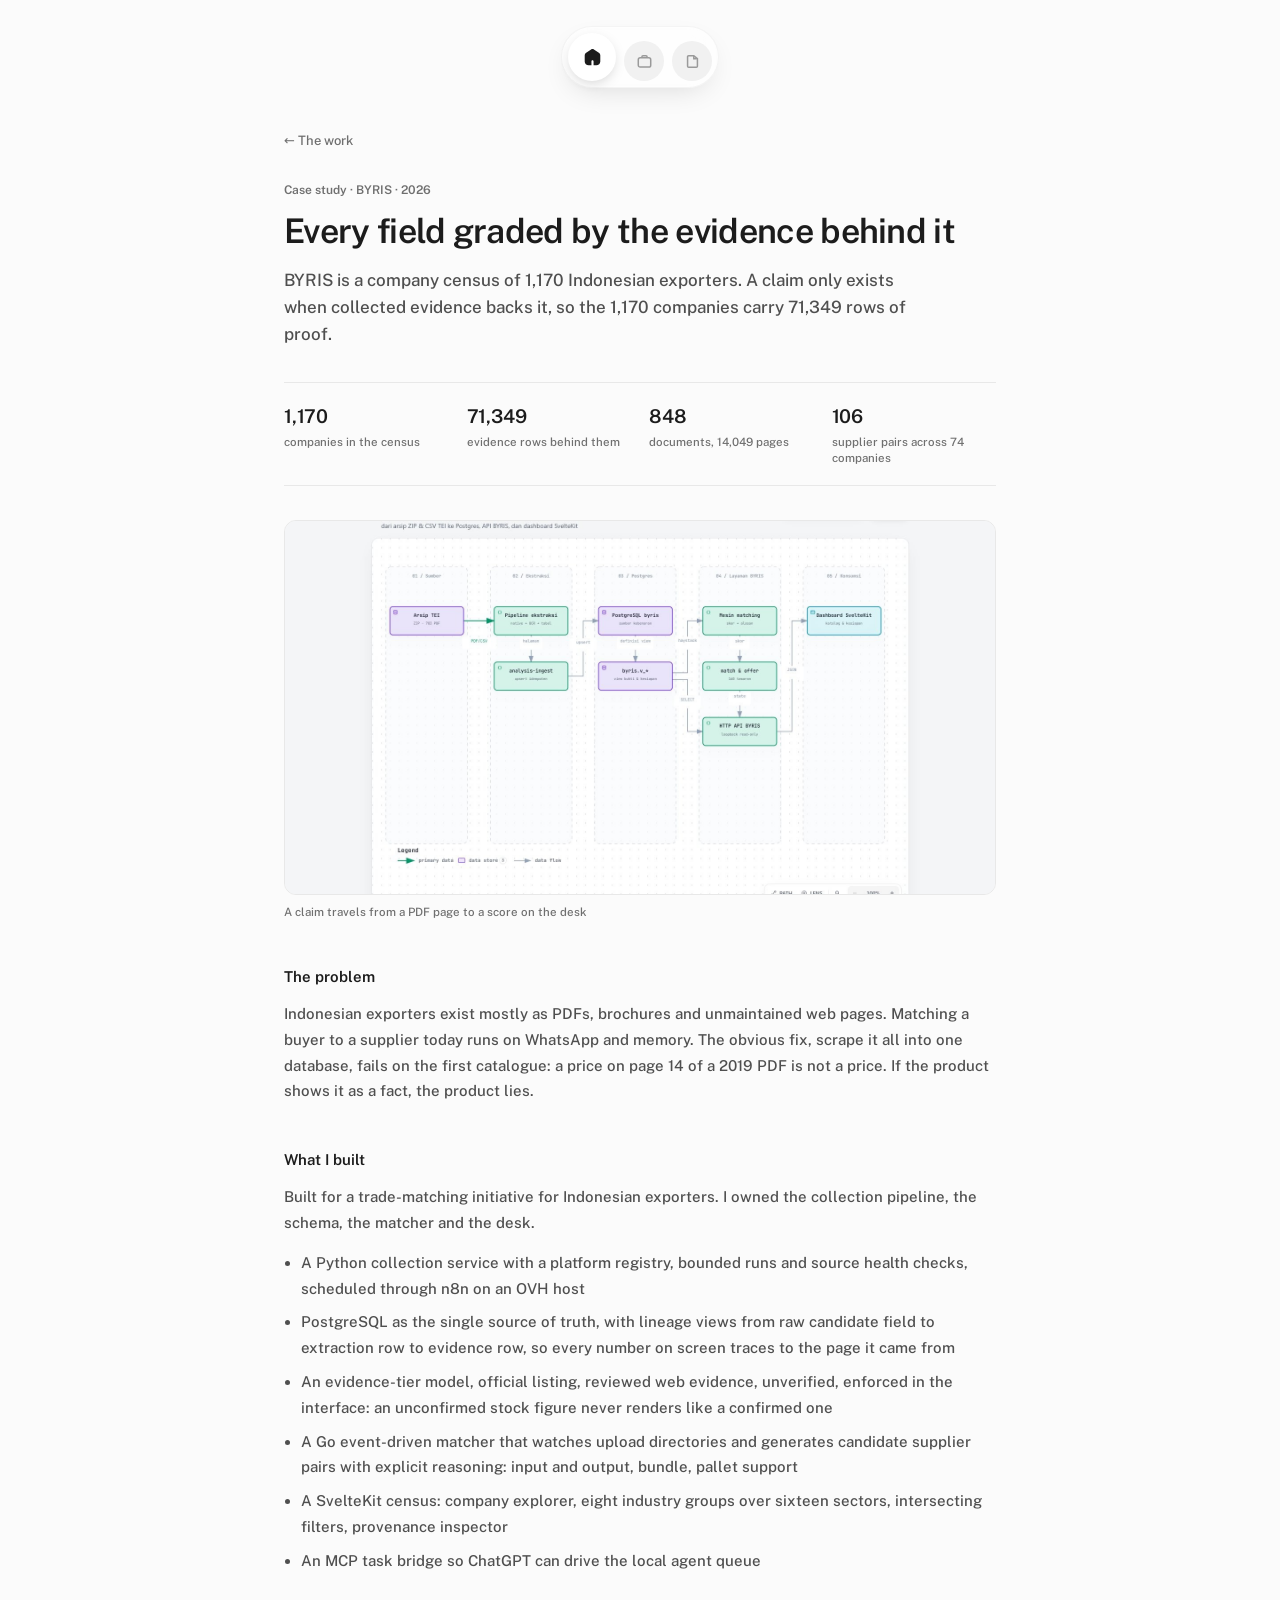
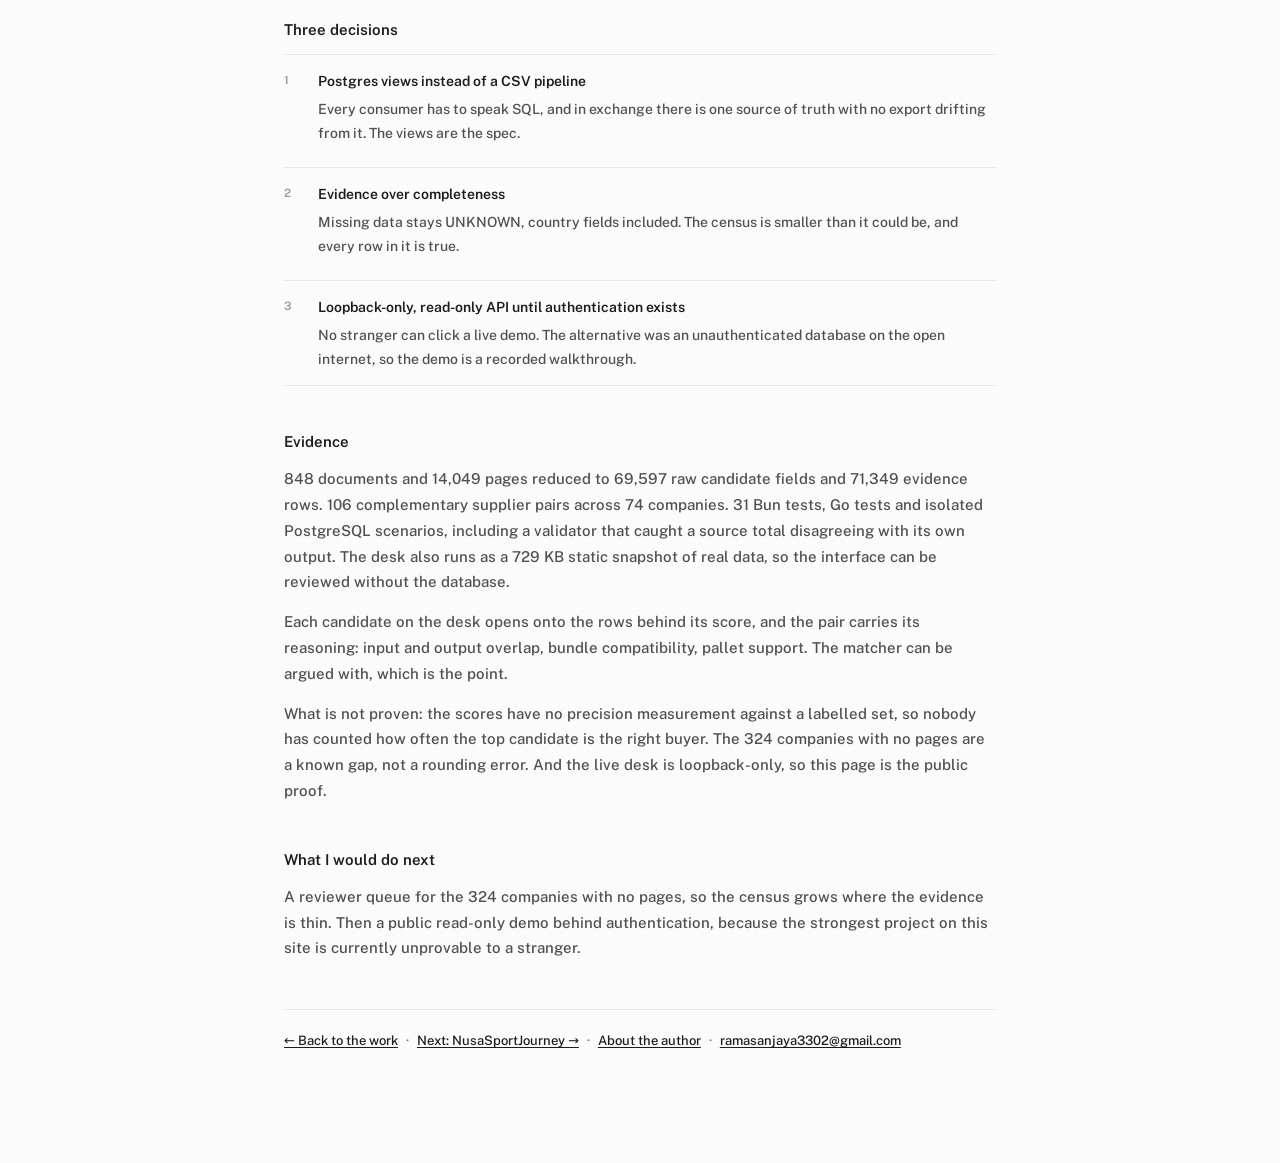
<file: work/byris.html>
<!doctype html>
<html lang="en">
  <head>
    <meta charset="utf-8" />
    <meta name="viewport" content="width=device-width, initial-scale=1" />
    <link rel="icon" href="/favicon.svg" type="image/svg+xml" />
    <link rel="me" href="https://github.com/Ramasanjaya22" />
    <link rel="me" href="https://www.linkedin.com/in/rama-sanjaya22/" />
    <link rel="alternate" type="text/plain" href="/llms.txt" title="LLM-friendly site summary" />
    <link rel="preload" href="/fonts/public-sans.woff2" as="font" type="font/woff2" crossorigin />
    <link rel="preload" href="/fonts/caveat.woff2" as="font" type="font/woff2" crossorigin />
    <link rel="preconnect" href="https://api.github.com" />
    <link rel="preconnect" href="https://github-contributions-api.jogruber.de" />
    <link href="../_app/immutable/entry/start.BUWV5Owy.js" rel="modulepreload">
		<link href="../_app/immutable/chunks/zi9jb3lN.js" rel="modulepreload">
		<link href="../_app/immutable/chunks/CIbZriVC.js" rel="modulepreload">
		<link href="../_app/immutable/chunks/DYOYf8a1.js" rel="modulepreload">
		<link href="../_app/immutable/chunks/B0XwC4Ot.js" rel="modulepreload">
		<link href="../_app/immutable/chunks/-UyI9lYi.js" rel="modulepreload">
		<link href="../_app/immutable/entry/app.BCCGczOJ.js" rel="modulepreload">
		<link href="../_app/immutable/chunks/CehHIqsO.js" rel="modulepreload">
		<link href="../_app/immutable/chunks/CC2nr5Id.js" rel="modulepreload">
		<link href="../_app/immutable/chunks/1g43SLC9.js" rel="modulepreload">
		<link href="../_app/immutable/chunks/DlitusWm.js" rel="modulepreload">
		<link href="../_app/immutable/chunks/B04B0T-w.js" rel="modulepreload">
		<link href="../_app/immutable/nodes/0.VR84cSOM.js" rel="modulepreload">
		<link href="../_app/immutable/chunks/DtoXInpF.js" rel="modulepreload">
		<link href="../_app/immutable/chunks/aNwLcFZ8.js" rel="modulepreload">
		<link href="../_app/immutable/chunks/ZvpQ_TkP.js" rel="modulepreload">
		<link href="../_app/immutable/chunks/DWtbmka5.js" rel="modulepreload">
		<link href="../_app/immutable/nodes/7.BTXCVJpW.js" rel="modulepreload">
		<link href="../_app/immutable/chunks/B8YzeW8_.js" rel="modulepreload">
		<link href="../_app/immutable/chunks/B4eDplSU.js" rel="modulepreload">
		<link href="../_app/immutable/chunks/CWFtu_iP.js" rel="modulepreload">
		<link href="../_app/immutable/chunks/Db4bKswb.js" rel="modulepreload">
		<!--1qc25mo--><meta name="description" content="A census of 1,170 Indonesian exporters where a claim only exists when collected evidence backs it: 71,349 rows, Postgres lineage, a Go matcher, a SvelteKit desk"/> <link rel="canonical" href="https://ramasanjaya.vercel.app/work/byris"/> <meta name="robots" content="index,follow,max-snippet:-1,max-image-preview:large,max-video-preview:-1"/> <meta name="theme-color" content="#fbfbfb"/> <meta name="color-scheme" content="light"/> <meta name="author" content="Rama Sanjaya"/> <meta property="og:type" content="article"/> <meta property="og:site_name" content="Rama Sanjaya"/> <meta property="og:url" content="https://ramasanjaya.vercel.app/work/byris"/> <meta property="og:title" content="BYRIS — every field graded by its evidence"/> <meta property="og:description" content="A census of 1,170 Indonesian exporters where a claim only exists when collected evidence backs it: 71,349 rows, Postgres lineage, a Go matcher, a SvelteKit desk"/> <meta property="og:image" content="https://ramasanjaya.vercel.app/og.jpg"/> <meta property="og:image:type" content="image/jpeg"/> <meta property="og:image:width" content="1200"/> <meta property="og:image:height" content="630"/> <meta property="og:image:alt" content="BYRIS — every field graded by its evidence"/> <meta property="og:locale" content="en_US"/> <meta property="article:published_time" content="2026-11-01"/> <meta property="article:modified_time" content="2026-11-02"/> <meta property="article:author" content="Rama Sanjaya"/> <meta name="twitter:card" content="summary_large_image"/> <meta name="twitter:title" content="BYRIS — every field graded by its evidence"/> <meta name="twitter:description" content="A census of 1,170 Indonesian exporters where a claim only exists when collected evidence backs it: 71,349 rows, Postgres lineage, a Go matcher, a SvelteKit desk"/> <meta name="twitter:image" content="https://ramasanjaya.vercel.app/og.jpg"/> <!----><script type="application/ld+json">{"@context":"https://schema.org","@graph":[{"@type":"WebSite","@id":"https://ramasanjaya.vercel.app/#website","url":"https://ramasanjaya.vercel.app/","name":"Rama Sanjaya","alternateName":"ramasanjaya22.github.io","description":"Portfolio and writing of Rama Sanjaya, a product engineer in Bandung & Jakarta, Indonesia.","inLanguage":"en","publisher":{"@id":"https://ramasanjaya.vercel.app/#person"}},{"@type":"Person","@id":"https://ramasanjaya.vercel.app/#person","name":"Rama Sanjaya","alternateName":["Rama S.","ramasanjaya"],"url":"https://ramasanjaya.vercel.app/","image":"https://ramasanjaya.vercel.app/og.jpg","jobTitle":"Product Engineer","description":"Rama Sanjaya is a product engineer in Bandung & Jakarta, Indonesia. He builds data-heavy and AI-driven products end to end: the data pipeline, the matching logic, and the interface people use.","email":"ramasanjaya3302@gmail.com","address":{"@type":"PostalAddress","addressLocality":"Bandung, Jakarta","addressRegion":"West Java, Jakarta","addressCountry":"ID"},"sameAs":["https://www.linkedin.com/in/rama-sanjaya22/","https://github.com/Ramasanjaya22"],"knowsAbout":["Product engineering","SvelteKit","TypeScript","Go","PostgreSQL","Python","Data pipelines","Applied AI","Computer vision","MCP (Model Context Protocol)"],"hasOccupation":{"@type":"Occupation","name":"Product Engineer","description":"Builds data-heavy and AI-driven products end to end, from the data pipeline and matching logic to the interface.","skills":"SvelteKit, TypeScript, Go, PostgreSQL, Python, data pipelines, applied AI"},"alumniOf":{"@type":"CollegeOrUniversity","name":"Telkom University"},"award":"Cum laude, GPA 3.90 — Telkom University, 2024"},{"@type":"Article","@id":"https://ramasanjaya.vercel.app/work/byris#article","headline":"BYRIS — every field graded by its evidence","description":"A census of 1,170 Indonesian exporters where a claim only exists when collected evidence backs it: 71,349 rows, Postgres lineage, a Go matcher, a SvelteKit desk","datePublished":"2026-11-01","dateModified":"2026-11-02","url":"https://ramasanjaya.vercel.app/work/byris","mainEntityOfPage":{"@type":"WebPage","@id":"https://ramasanjaya.vercel.app/work/byris"},"image":"https://ramasanjaya.vercel.app/work/byris/flow.jpg","inLanguage":"en","author":{"@id":"https://ramasanjaya.vercel.app/#person"},"publisher":{"@id":"https://ramasanjaya.vercel.app/#person"},"isPartOf":{"@id":"https://ramasanjaya.vercel.app/#website"},"articleSection":"Case study","keywords":"BYRIS, Indonesian exporters, export intelligence, data pipeline, PostgreSQL, Go, SvelteKit, evidence grading","about":[{"@type":"Thing","name":"BYRIS"},{"@type":"Thing","name":"Indonesian exporters"},{"@type":"Thing","name":"Export intelligence"},{"@type":"Thing","name":"Data lineage"}]},{"@type":"BreadcrumbList","@id":"https://ramasanjaya.vercel.app/work/byris#breadcrumb","itemListElement":[{"@type":"ListItem","position":1,"name":"Home","item":"https://ramasanjaya.vercel.app/"},{"@type":"ListItem","position":2,"name":"Work","item":"https://ramasanjaya.vercel.app/#work"},{"@type":"ListItem","position":3,"name":"BYRIS — every field graded by its evidence","item":"https://ramasanjaya.vercel.app/work/byris"}]}]}</script><!----><!----><title>BYRIS — every field graded by its evidence — Rama Sanjaya</title>
		<link href="../_app/immutable/assets/0.B9Mp1oIf.css" rel="stylesheet">
		<link href="../_app/immutable/assets/7.C5n1m-Xx.css" rel="stylesheet">
  		<link rel="stylesheet" href="../_app/immutable/assets/2._Tpbz_9r.css">
		<link rel="stylesheet" href="../_app/immutable/assets/3.BJwBZYtU.css">
		<link rel="stylesheet" href="../_app/immutable/assets/4.BGQAqvhV.css">
		<link rel="stylesheet" href="../_app/immutable/assets/5.jhcF-lRC.css">
		<link rel="stylesheet" href="../_app/immutable/assets/6.Dq9Ay_jc.css">
		<link rel="stylesheet" href="../_app/immutable/assets/8.BkJ8FJu3.css">
		<link rel="stylesheet" href="../_app/immutable/assets/9.DghyEt1Z.css">
		<link rel="stylesheet" href="../_app/immutable/assets/index.zMdo7wM7.css">
	</head>
  <body data-sveltekit-preload-data="hover">
    <div style="display: contents"><!--[--><!--[0--><!--[--><a class="skip svelte-12qhfyh" href="#main">Skip to content</a> <nav class="dock svelte-1pwd65o" aria-label="Primary"><!--[--><a href="/" aria-label="Home" aria-current="true" class="svelte-1pwd65o active"><!--[0--><svg viewBox="0 0 12 12" fill="currentColor" aria-hidden="true" class="svelte-1pwd65o"><path d="m10.738 2.881l-3.75-2.566c-.6-.41-1.376-.41-1.976 0L1.262 2.881c-.477.326-.762.866-.762 1.444v4.425c0 1.516 1.233 2.75 2.75 2.75h2v-2.75c0-.414.336-.75.75-.75s.75.336.75.75v2.75h2c1.517 0 2.75-1.234 2.75-2.75V4.325c0-.578-.285-1.118-.762-1.444Z"></path></svg><!--]--></a><a href="/#work" aria-label="Work" class="svelte-1pwd65o"><!--[1--><svg viewBox="0 0 14 14" fill="none" stroke="currentColor" stroke-width="1.4" aria-hidden="true" class="svelte-1pwd65o"><rect x="1.2" y="3.6" width="11.6" height="8.6" rx="1.8"></rect><path d="M4.6 3.6V2.6c0-.6.4-1 1-1h2.8c.6 0 1 .4 1 1v1"></path></svg><!--]--></a><a href="/blog" aria-label="Blog" class="svelte-1pwd65o"><!--[-1--><svg viewBox="0 0 14 14" fill="none" stroke="currentColor" stroke-width="1.4" aria-hidden="true" class="svelte-1pwd65o"><path d="M8.2 1.6H3.4a1 1 0 0 0-1 1v8.8a1 1 0 0 0 1 1h7.2a1 1 0 0 0 1-1V4.4Z"></path><path d="M8.2 1.8v2.6h2.8"></path></svg><!--]--></a><!--]--></nav><!----> <!--[--><main id="main" tabindex="-1"><div class="wrap svelte-1qc25mo"><a class="back svelte-1qc25mo" href="/#work">← The work</a> <p class="kicker svelte-1qc25mo">Case study · BYRIS · 2026</p> <h1 class="svelte-1qc25mo">Every field graded by the evidence behind it</h1> <p class="lede svelte-1qc25mo">BYRIS is a company census of 1,170 Indonesian exporters. A claim only exists when collected evidence backs
			it, so the 1,170 companies carry 71,349 rows of proof.</p> <div class="proof svelte-1qc25mo"><div><b class="svelte-1qc25mo">1,170</b><span class="svelte-1qc25mo">companies in the census</span></div> <div><b class="svelte-1qc25mo">71,349</b><span class="svelte-1qc25mo">evidence rows behind them</span></div> <div><b class="svelte-1qc25mo">848</b><span class="svelte-1qc25mo">documents, 14,049 pages</span></div> <div><b class="svelte-1qc25mo">106</b><span class="svelte-1qc25mo">supplier pairs across 74 companies</span></div></div> <figure class="svelte-1qc25mo"><img src="/work/byris/flow.jpg" width="1600" height="840" fetchpriority="high" alt="Diagram of the BYRIS data path, from archive and extraction to Postgres, matcher, API and desk" class="svelte-1qc25mo"/> <figcaption class="svelte-1qc25mo">A claim travels from a PDF page to a score on the desk</figcaption></figure> <h2 class="svelte-1qc25mo">The problem</h2> <p class="svelte-1qc25mo">Indonesian exporters exist mostly as PDFs, brochures and unmaintained web pages. Matching a buyer to a supplier
			today runs on WhatsApp and memory. The obvious fix, scrape it all into one database, fails on the first
			catalogue: a price on page 14 of a 2019 PDF is not a price. If the product shows it as a fact, the product
			lies.</p> <h2 class="svelte-1qc25mo">What I built</h2> <p class="svelte-1qc25mo">Built for a trade-matching initiative for Indonesian exporters. I owned the collection pipeline, the schema,
			the matcher and the desk.</p> <ul class="svelte-1qc25mo"><li class="svelte-1qc25mo">A Python collection service with a platform registry, bounded runs and source health checks, scheduled
				through n8n on an OVH host</li> <li class="svelte-1qc25mo">PostgreSQL as the single source of truth, with lineage views from raw candidate field to extraction row to
				evidence row, so every number on screen traces to the page it came from</li> <li class="svelte-1qc25mo">An evidence-tier model, official listing, reviewed web evidence, unverified, enforced in the interface: an
				unconfirmed stock figure never renders like a confirmed one</li> <li class="svelte-1qc25mo">A Go event-driven matcher that watches upload directories and generates candidate supplier pairs with
				explicit reasoning: input and output, bundle, pallet support</li> <li class="svelte-1qc25mo">A SvelteKit census: company explorer, eight industry groups over sixteen sectors, intersecting filters,
				provenance inspector</li> <li class="svelte-1qc25mo">An MCP task bridge so ChatGPT can drive the local agent queue</li></ul> <h2 class="svelte-1qc25mo">Three decisions</h2> <ol class="decisions svelte-1qc25mo"><li class="svelte-1qc25mo"><b class="svelte-1qc25mo">Postgres views instead of a CSV pipeline</b> <p class="svelte-1qc25mo">Every consumer has to speak SQL, and in exchange there is one source of truth with no export drifting
					from it. The views are the spec.</p></li> <li class="svelte-1qc25mo"><b class="svelte-1qc25mo">Evidence over completeness</b> <p class="svelte-1qc25mo">Missing data stays UNKNOWN, country fields included. The census is smaller than it could be, and every
					row in it is true.</p></li> <li class="svelte-1qc25mo"><b class="svelte-1qc25mo">Loopback-only, read-only API until authentication exists</b> <p class="svelte-1qc25mo">No stranger can click a live demo. The alternative was an unauthenticated database on the open
					internet, so the demo is a recorded walkthrough.</p></li></ol> <h2 class="svelte-1qc25mo">Evidence</h2> <p class="svelte-1qc25mo">848 documents and 14,049 pages reduced to 69,597 raw candidate fields and 71,349 evidence rows. 106
			complementary supplier pairs across 74 companies. 31 Bun tests, Go tests and isolated PostgreSQL scenarios,
			including a validator that caught a source total disagreeing with its own output. The desk also runs as a
			729 KB static snapshot of real data, so the interface can be reviewed without the database.</p> <p class="svelte-1qc25mo">Each candidate on the desk opens onto the rows behind its score, and the pair carries its reasoning:
			input and output overlap, bundle compatibility, pallet support. The matcher can be argued with, which is
			the point.</p> <p class="svelte-1qc25mo">What is not proven: the scores have no precision measurement against a labelled set, so nobody has counted how
			often the top candidate is the right buyer. The 324 companies with no pages are a known gap, not a rounding
			error. And the live desk is loopback-only, so this page is the public proof.</p> <h2 class="svelte-1qc25mo">What I would do next</h2> <p class="svelte-1qc25mo">A reviewer queue for the 324 companies with no pages, so the census grows where the evidence is thin. Then a
			public read-only demo behind authentication, because the strongest project on this site is currently
			unprovable to a stranger.</p> <p class="end svelte-1qc25mo"><a href="/#work" class="svelte-1qc25mo">← Back to the work</a> <span>·</span> <a href="/work/nusa" class="svelte-1qc25mo">Next: NusaSportJourney →</a> <span>·</span> <a href="/about" class="svelte-1qc25mo">About the author</a> <span>·</span> <a href="mailto:ramasanjaya3302@gmail.com" class="svelte-1qc25mo">ramasanjaya3302@gmail.com</a></p></div></main><!--]--><!----><!--]--><!--]--> <!--[-1--><!--]--><!--]-->
			
			<script>
				{
					__sveltekit_10rseki = {
						base: new URL("..", location).pathname.slice(0, -1)
					};

					const element = document.currentScript.parentElement;

					Promise.all([
						import("../_app/immutable/entry/start.BUWV5Owy.js"),
						import("../_app/immutable/entry/app.BCCGczOJ.js")
					]).then(([kit, app]) => {
						kit.start(app, element, {
							node_ids: [0, 7],
							data: [null,null],
							form: null,
							error: null
						});
					});
				}
			</script>
		</div>
  </body>
</html>
</file>
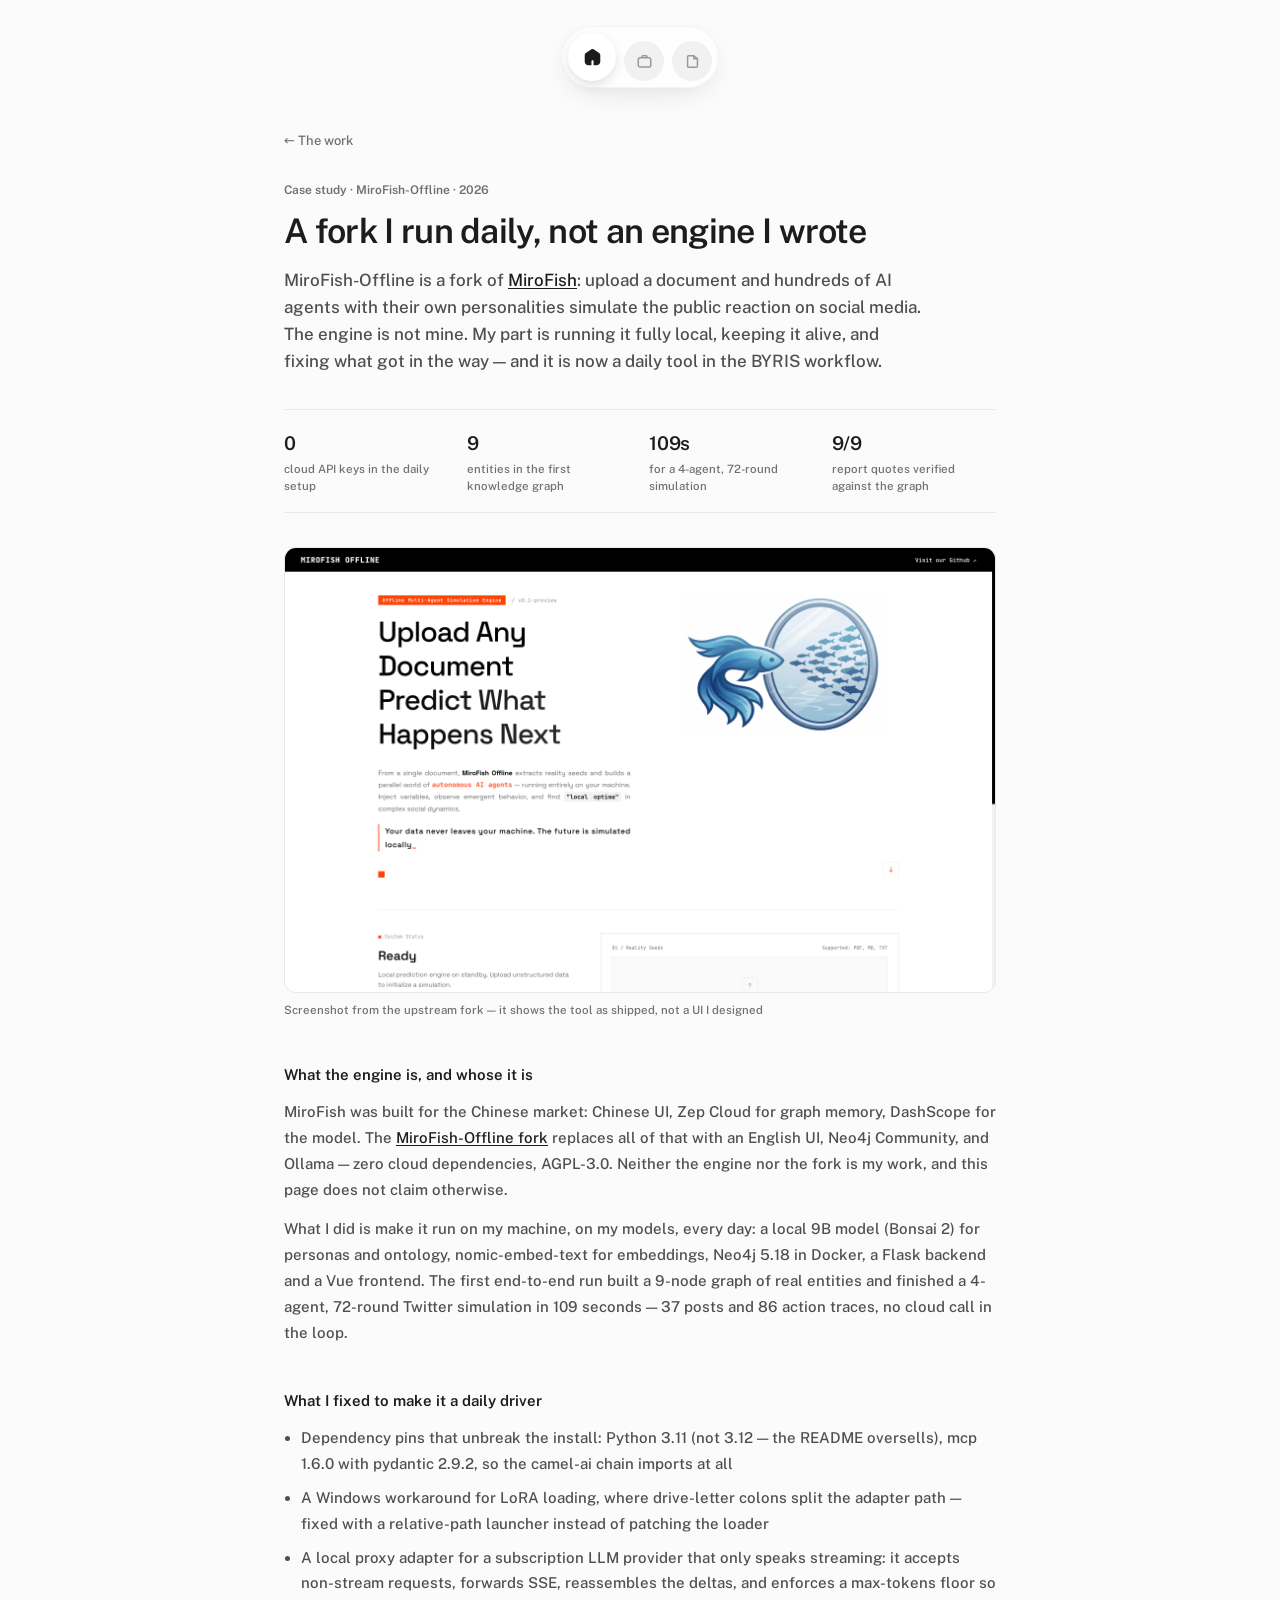
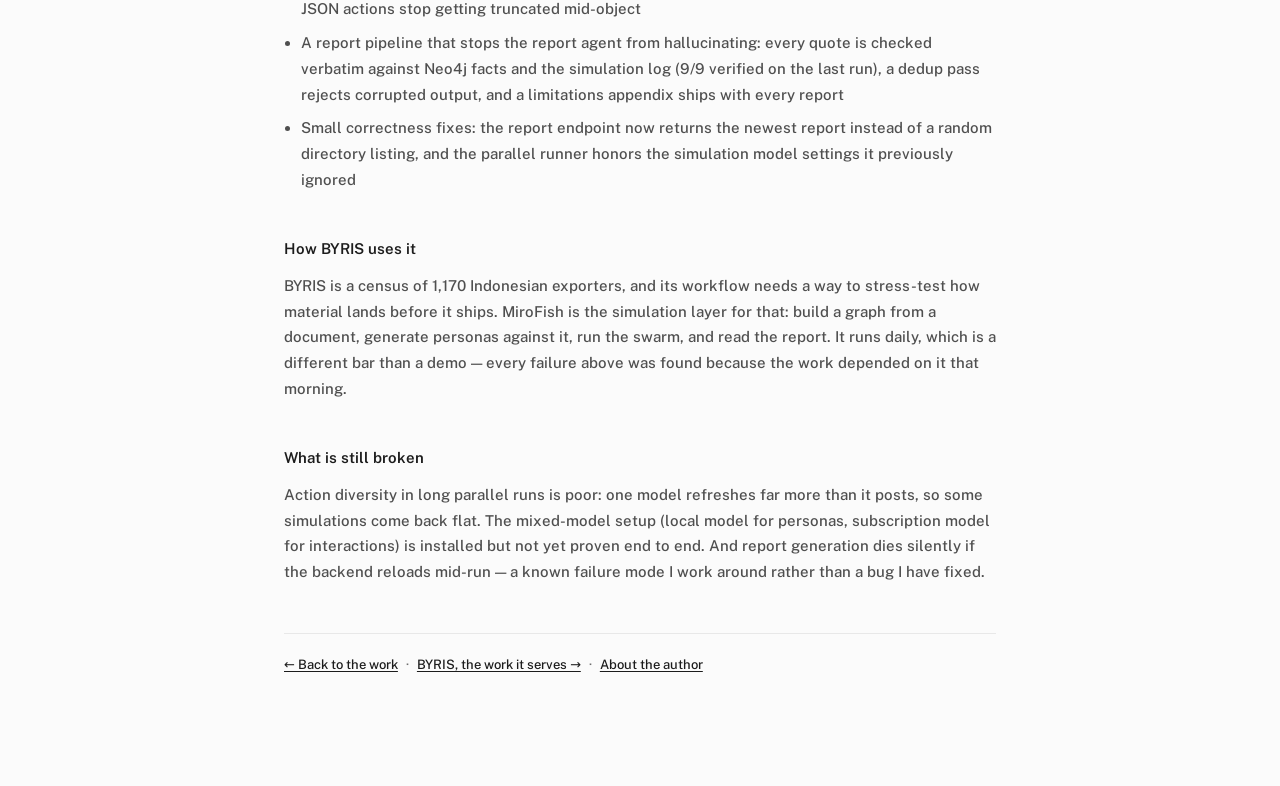
<file: work/mirofish.html>
<!doctype html>
<html lang="en">
  <head>
    <meta charset="utf-8" />
    <meta name="viewport" content="width=device-width, initial-scale=1" />
    <link rel="icon" href="/favicon.svg" type="image/svg+xml" />
    <link rel="me" href="https://github.com/Ramasanjaya22" />
    <link rel="me" href="https://www.linkedin.com/in/rama-sanjaya22/" />
    <link rel="alternate" type="text/plain" href="/llms.txt" title="LLM-friendly site summary" />
    <link rel="preload" href="/fonts/public-sans.woff2" as="font" type="font/woff2" crossorigin />
    <link rel="preload" href="/fonts/caveat.woff2" as="font" type="font/woff2" crossorigin />
    <link rel="preconnect" href="https://api.github.com" />
    <link rel="preconnect" href="https://github-contributions-api.jogruber.de" />
    <link href="../_app/immutable/entry/start.BUWV5Owy.js" rel="modulepreload">
		<link href="../_app/immutable/chunks/zi9jb3lN.js" rel="modulepreload">
		<link href="../_app/immutable/chunks/CIbZriVC.js" rel="modulepreload">
		<link href="../_app/immutable/chunks/DYOYf8a1.js" rel="modulepreload">
		<link href="../_app/immutable/chunks/B0XwC4Ot.js" rel="modulepreload">
		<link href="../_app/immutable/chunks/-UyI9lYi.js" rel="modulepreload">
		<link href="../_app/immutable/entry/app.BCCGczOJ.js" rel="modulepreload">
		<link href="../_app/immutable/chunks/CehHIqsO.js" rel="modulepreload">
		<link href="../_app/immutable/chunks/CC2nr5Id.js" rel="modulepreload">
		<link href="../_app/immutable/chunks/1g43SLC9.js" rel="modulepreload">
		<link href="../_app/immutable/chunks/DlitusWm.js" rel="modulepreload">
		<link href="../_app/immutable/chunks/B04B0T-w.js" rel="modulepreload">
		<link href="../_app/immutable/nodes/0.VR84cSOM.js" rel="modulepreload">
		<link href="../_app/immutable/chunks/DtoXInpF.js" rel="modulepreload">
		<link href="../_app/immutable/chunks/aNwLcFZ8.js" rel="modulepreload">
		<link href="../_app/immutable/chunks/ZvpQ_TkP.js" rel="modulepreload">
		<link href="../_app/immutable/chunks/DWtbmka5.js" rel="modulepreload">
		<link href="../_app/immutable/nodes/8.BPgE5bfH.js" rel="modulepreload">
		<link href="../_app/immutable/chunks/B8YzeW8_.js" rel="modulepreload">
		<link href="../_app/immutable/chunks/B4eDplSU.js" rel="modulepreload">
		<link href="../_app/immutable/chunks/CWFtu_iP.js" rel="modulepreload">
		<link href="../_app/immutable/chunks/Db4bKswb.js" rel="modulepreload">
		<!--xsz25q--><meta name="description" content="A fully local fork of MiroFish, a multi-agent opinion-simulation engine on Neo4j and a local 9B model. The engine is not mine — my part is the deployment, the fixes and the adapters, used daily in the BYRIS workflow."/> <link rel="canonical" href="https://ramasanjaya.vercel.app/work/mirofish"/> <meta name="robots" content="index,follow,max-snippet:-1,max-image-preview:large,max-video-preview:-1"/> <meta name="theme-color" content="#fbfbfb"/> <meta name="color-scheme" content="light"/> <meta name="author" content="Rama Sanjaya"/> <meta property="og:type" content="article"/> <meta property="og:site_name" content="Rama Sanjaya"/> <meta property="og:url" content="https://ramasanjaya.vercel.app/work/mirofish"/> <meta property="og:title" content="MiroFish-Offline — a fork I run daily"/> <meta property="og:description" content="A fully local fork of MiroFish, a multi-agent opinion-simulation engine on Neo4j and a local 9B model. The engine is not mine — my part is the deployment, the fixes and the adapters, used daily in the BYRIS workflow."/> <meta property="og:image" content="https://ramasanjaya.vercel.app/og.jpg"/> <meta property="og:image:type" content="image/jpeg"/> <meta property="og:image:width" content="1200"/> <meta property="og:image:height" content="630"/> <meta property="og:image:alt" content="MiroFish-Offline — a fork I run daily"/> <meta property="og:locale" content="en_US"/> <meta property="article:published_time" content="2026-11-09"/> <meta property="article:modified_time" content="2026-11-09"/> <meta property="article:author" content="Rama Sanjaya"/> <meta name="twitter:card" content="summary_large_image"/> <meta name="twitter:title" content="MiroFish-Offline — a fork I run daily"/> <meta name="twitter:description" content="A fully local fork of MiroFish, a multi-agent opinion-simulation engine on Neo4j and a local 9B model. The engine is not mine — my part is the deployment, the fixes and the adapters, used daily in the BYRIS workflow."/> <meta name="twitter:image" content="https://ramasanjaya.vercel.app/og.jpg"/> <!----><script type="application/ld+json">{"@context":"https://schema.org","@graph":[{"@type":"WebSite","@id":"https://ramasanjaya.vercel.app/#website","url":"https://ramasanjaya.vercel.app/","name":"Rama Sanjaya","alternateName":"ramasanjaya22.github.io","description":"Portfolio and writing of Rama Sanjaya, a product engineer in Bandung & Jakarta, Indonesia.","inLanguage":"en","publisher":{"@id":"https://ramasanjaya.vercel.app/#person"}},{"@type":"Person","@id":"https://ramasanjaya.vercel.app/#person","name":"Rama Sanjaya","alternateName":["Rama S.","ramasanjaya"],"url":"https://ramasanjaya.vercel.app/","image":"https://ramasanjaya.vercel.app/og.jpg","jobTitle":"Product Engineer","description":"Rama Sanjaya is a product engineer in Bandung & Jakarta, Indonesia. He builds data-heavy and AI-driven products end to end: the data pipeline, the matching logic, and the interface people use.","email":"ramasanjaya3302@gmail.com","address":{"@type":"PostalAddress","addressLocality":"Bandung, Jakarta","addressRegion":"West Java, Jakarta","addressCountry":"ID"},"sameAs":["https://www.linkedin.com/in/rama-sanjaya22/","https://github.com/Ramasanjaya22"],"knowsAbout":["Product engineering","SvelteKit","TypeScript","Go","PostgreSQL","Python","Data pipelines","Applied AI","Computer vision","MCP (Model Context Protocol)"],"hasOccupation":{"@type":"Occupation","name":"Product Engineer","description":"Builds data-heavy and AI-driven products end to end, from the data pipeline and matching logic to the interface.","skills":"SvelteKit, TypeScript, Go, PostgreSQL, Python, data pipelines, applied AI"},"alumniOf":{"@type":"CollegeOrUniversity","name":"Telkom University"},"award":"Cum laude, GPA 3.90 — Telkom University, 2024"},{"@type":"Article","@id":"https://ramasanjaya.vercel.app/work/mirofish#article","headline":"MiroFish-Offline — a fork I run daily","description":"A fully local fork of MiroFish, a multi-agent opinion-simulation engine on Neo4j and a local 9B model. The engine is not mine — my part is the deployment, the fixes and the adapters, used daily in the BYRIS workflow.","datePublished":"2026-11-09","dateModified":"2026-11-09","url":"https://ramasanjaya.vercel.app/work/mirofish","mainEntityOfPage":{"@type":"WebPage","@id":"https://ramasanjaya.vercel.app/work/mirofish"},"image":"https://ramasanjaya.vercel.app/work/mirofish/card.jpg","inLanguage":"en","author":{"@id":"https://ramasanjaya.vercel.app/#person"},"publisher":{"@id":"https://ramasanjaya.vercel.app/#person"},"isPartOf":{"@id":"https://ramasanjaya.vercel.app/#website"},"articleSection":"Case study","keywords":"MiroFish-Offline, multi-agent simulation, agent swarm, Neo4j, local LLM, Ollama, Flask, opinion simulation","about":[{"@type":"Thing","name":"MiroFish-Offline"},{"@type":"Thing","name":"Agent simulation"},{"@type":"Thing","name":"Local LLM"},{"@type":"Thing","name":"Neo4j"}]},{"@type":"BreadcrumbList","@id":"https://ramasanjaya.vercel.app/work/mirofish#breadcrumb","itemListElement":[{"@type":"ListItem","position":1,"name":"Home","item":"https://ramasanjaya.vercel.app/"},{"@type":"ListItem","position":2,"name":"Work","item":"https://ramasanjaya.vercel.app/#work"},{"@type":"ListItem","position":3,"name":"MiroFish-Offline — a fork I run daily","item":"https://ramasanjaya.vercel.app/work/mirofish"}]}]}</script><!----><!----><title>MiroFish-Offline — a fork I run daily — Rama Sanjaya</title>
		<link href="../_app/immutable/assets/0.B9Mp1oIf.css" rel="stylesheet">
		<link href="../_app/immutable/assets/8.BkJ8FJu3.css" rel="stylesheet">
  		<link rel="stylesheet" href="../_app/immutable/assets/2._Tpbz_9r.css">
		<link rel="stylesheet" href="../_app/immutable/assets/3.BJwBZYtU.css">
		<link rel="stylesheet" href="../_app/immutable/assets/4.BGQAqvhV.css">
		<link rel="stylesheet" href="../_app/immutable/assets/5.jhcF-lRC.css">
		<link rel="stylesheet" href="../_app/immutable/assets/6.Dq9Ay_jc.css">
		<link rel="stylesheet" href="../_app/immutable/assets/7.C5n1m-Xx.css">
		<link rel="stylesheet" href="../_app/immutable/assets/9.DghyEt1Z.css">
		<link rel="stylesheet" href="../_app/immutable/assets/index.zMdo7wM7.css">
	</head>
  <body data-sveltekit-preload-data="hover">
    <div style="display: contents"><!--[--><!--[0--><!--[--><a class="skip svelte-12qhfyh" href="#main">Skip to content</a> <nav class="dock svelte-1pwd65o" aria-label="Primary"><!--[--><a href="/" aria-label="Home" aria-current="true" class="svelte-1pwd65o active"><!--[0--><svg viewBox="0 0 12 12" fill="currentColor" aria-hidden="true" class="svelte-1pwd65o"><path d="m10.738 2.881l-3.75-2.566c-.6-.41-1.376-.41-1.976 0L1.262 2.881c-.477.326-.762.866-.762 1.444v4.425c0 1.516 1.233 2.75 2.75 2.75h2v-2.75c0-.414.336-.75.75-.75s.75.336.75.75v2.75h2c1.517 0 2.75-1.234 2.75-2.75V4.325c0-.578-.285-1.118-.762-1.444Z"></path></svg><!--]--></a><a href="/#work" aria-label="Work" class="svelte-1pwd65o"><!--[1--><svg viewBox="0 0 14 14" fill="none" stroke="currentColor" stroke-width="1.4" aria-hidden="true" class="svelte-1pwd65o"><rect x="1.2" y="3.6" width="11.6" height="8.6" rx="1.8"></rect><path d="M4.6 3.6V2.6c0-.6.4-1 1-1h2.8c.6 0 1 .4 1 1v1"></path></svg><!--]--></a><a href="/blog" aria-label="Blog" class="svelte-1pwd65o"><!--[-1--><svg viewBox="0 0 14 14" fill="none" stroke="currentColor" stroke-width="1.4" aria-hidden="true" class="svelte-1pwd65o"><path d="M8.2 1.6H3.4a1 1 0 0 0-1 1v8.8a1 1 0 0 0 1 1h7.2a1 1 0 0 0 1-1V4.4Z"></path><path d="M8.2 1.8v2.6h2.8"></path></svg><!--]--></a><!--]--></nav><!----> <!--[--><main id="main" tabindex="-1"><div class="wrap svelte-xsz25q"><a class="back svelte-xsz25q" href="/#work">← The work</a> <p class="kicker svelte-xsz25q">Case study · MiroFish-Offline · 2026</p> <h1 class="svelte-xsz25q">A fork I run daily, not an engine I wrote</h1> <p class="lede svelte-xsz25q">MiroFish-Offline is a fork of <a href="https://github.com/666ghj/MiroFish" target="_blank" rel="noreferrer" class="svelte-xsz25q">MiroFish</a>:
			upload a document and hundreds of AI agents with their own personalities simulate the public reaction on social
			media. The engine is not mine. My part is running it fully local, keeping it alive, and fixing what got in the
			way — and it is now a daily tool in the BYRIS workflow.</p> <div class="proof svelte-xsz25q"><div><b class="svelte-xsz25q">0</b><span class="svelte-xsz25q">cloud API keys in the daily setup</span></div> <div><b class="svelte-xsz25q">9</b><span class="svelte-xsz25q">entities in the first knowledge graph</span></div> <div><b class="svelte-xsz25q">109s</b><span class="svelte-xsz25q">for a 4-agent, 72-round simulation</span></div> <div><b class="svelte-xsz25q">9/9</b><span class="svelte-xsz25q">report quotes verified against the graph</span></div></div> <figure class="svelte-xsz25q"><img src="/work/mirofish/card.jpg" width="2880" height="1800" fetchpriority="high" alt="MiroFish-Offline English interface: agent posts, sentiment and graph views from a simulation run" class="svelte-xsz25q"/> <figcaption class="svelte-xsz25q">Screenshot from the upstream fork — it shows the tool as shipped, not a UI I designed</figcaption></figure> <h2 class="svelte-xsz25q">What the engine is, and whose it is</h2> <p class="svelte-xsz25q">MiroFish was built for the Chinese market: Chinese UI, Zep Cloud for graph memory, DashScope for the model.
			The <a href="https://github.com/nikmcfly/MiroFish-Offline" target="_blank" rel="noreferrer" class="svelte-xsz25q">MiroFish-Offline fork</a> replaces all of that with an English UI, Neo4j Community, and Ollama — zero cloud dependencies, AGPL-3.0.
			Neither the engine nor the fork is my work, and this page does not claim otherwise.</p> <p class="svelte-xsz25q">What I did is make it run on my machine, on my models, every day: a local 9B model (Bonsai 2) for personas and
			ontology, nomic-embed-text for embeddings, Neo4j 5.18 in Docker, a Flask backend and a Vue frontend. The first
			end-to-end run built a 9-node graph of real entities and finished a 4-agent, 72-round Twitter simulation in 109
			seconds — 37 posts and 86 action traces, no cloud call in the loop.</p> <h2 class="svelte-xsz25q">What I fixed to make it a daily driver</h2> <ul class="svelte-xsz25q"><li class="svelte-xsz25q">Dependency pins that unbreak the install: Python 3.11 (not 3.12 — the README oversells), mcp 1.6.0 with
				pydantic 2.9.2, so the camel-ai chain imports at all</li> <li class="svelte-xsz25q">A Windows workaround for LoRA loading, where drive-letter colons split the adapter path — fixed with a
				relative-path launcher instead of patching the loader</li> <li class="svelte-xsz25q">A local proxy adapter for a subscription LLM provider that only speaks streaming: it accepts non-stream
				requests, forwards SSE, reassembles the deltas, and enforces a max-tokens floor so JSON actions stop getting
				truncated mid-object</li> <li class="svelte-xsz25q">A report pipeline that stops the report agent from hallucinating: every quote is checked verbatim against
				Neo4j facts and the simulation log (9/9 verified on the last run), a dedup pass rejects corrupted output, and
				a limitations appendix ships with every report</li> <li class="svelte-xsz25q">Small correctness fixes: the report endpoint now returns the newest report instead of a random directory
				listing, and the parallel runner honors the simulation model settings it previously ignored</li></ul> <h2 class="svelte-xsz25q">How BYRIS uses it</h2> <p class="svelte-xsz25q">BYRIS is a census of 1,170 Indonesian exporters, and its workflow needs a way to stress-test how material
			lands before it ships. MiroFish is the simulation layer for that: build a graph from a document, generate
			personas against it, run the swarm, and read the report. It runs daily, which is a different bar than a demo —
			every failure above was found because the work depended on it that morning.</p> <h2 class="svelte-xsz25q">What is still broken</h2> <p class="svelte-xsz25q">Action diversity in long parallel runs is poor: one model refreshes far more than it posts, so some simulations
			come back flat. The mixed-model setup (local model for personas, subscription model for interactions) is
			installed but not yet proven end to end. And report generation dies silently if the backend reloads mid-run —
			a known failure mode I work around rather than a bug I have fixed.</p> <p class="end svelte-xsz25q"><a href="/#work" class="svelte-xsz25q">← Back to the work</a> <span>·</span> <a href="/work/byris" class="svelte-xsz25q">BYRIS, the work it serves →</a> <span>·</span> <a href="/about" class="svelte-xsz25q">About the author</a></p></div></main><!--]--><!----><!--]--><!--]--> <!--[-1--><!--]--><!--]-->
			
			<script>
				{
					__sveltekit_10rseki = {
						base: new URL("..", location).pathname.slice(0, -1)
					};

					const element = document.currentScript.parentElement;

					Promise.all([
						import("../_app/immutable/entry/start.BUWV5Owy.js"),
						import("../_app/immutable/entry/app.BCCGczOJ.js")
					]).then(([kit, app]) => {
						kit.start(app, element, {
							node_ids: [0, 8],
							data: [null,null],
							form: null,
							error: null
						});
					});
				}
			</script>
		</div>
  </body>
</html>
</file>
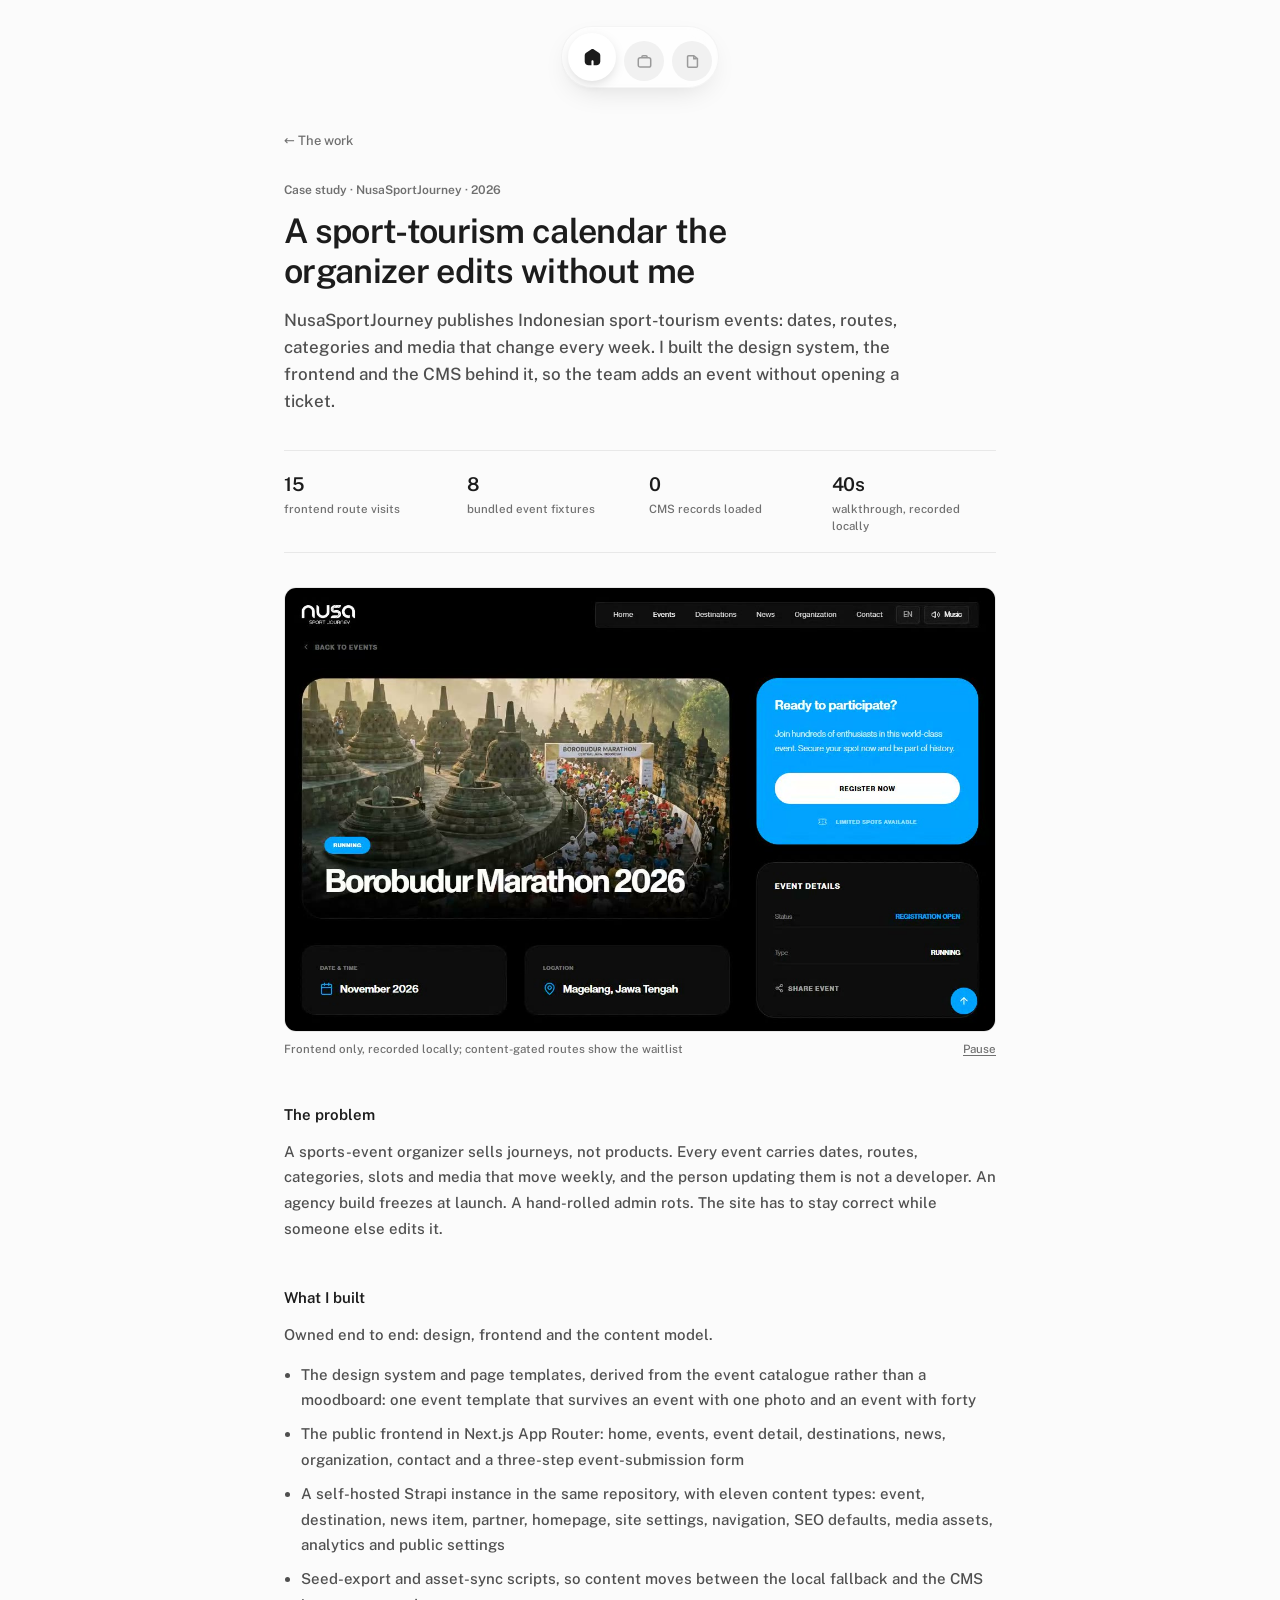
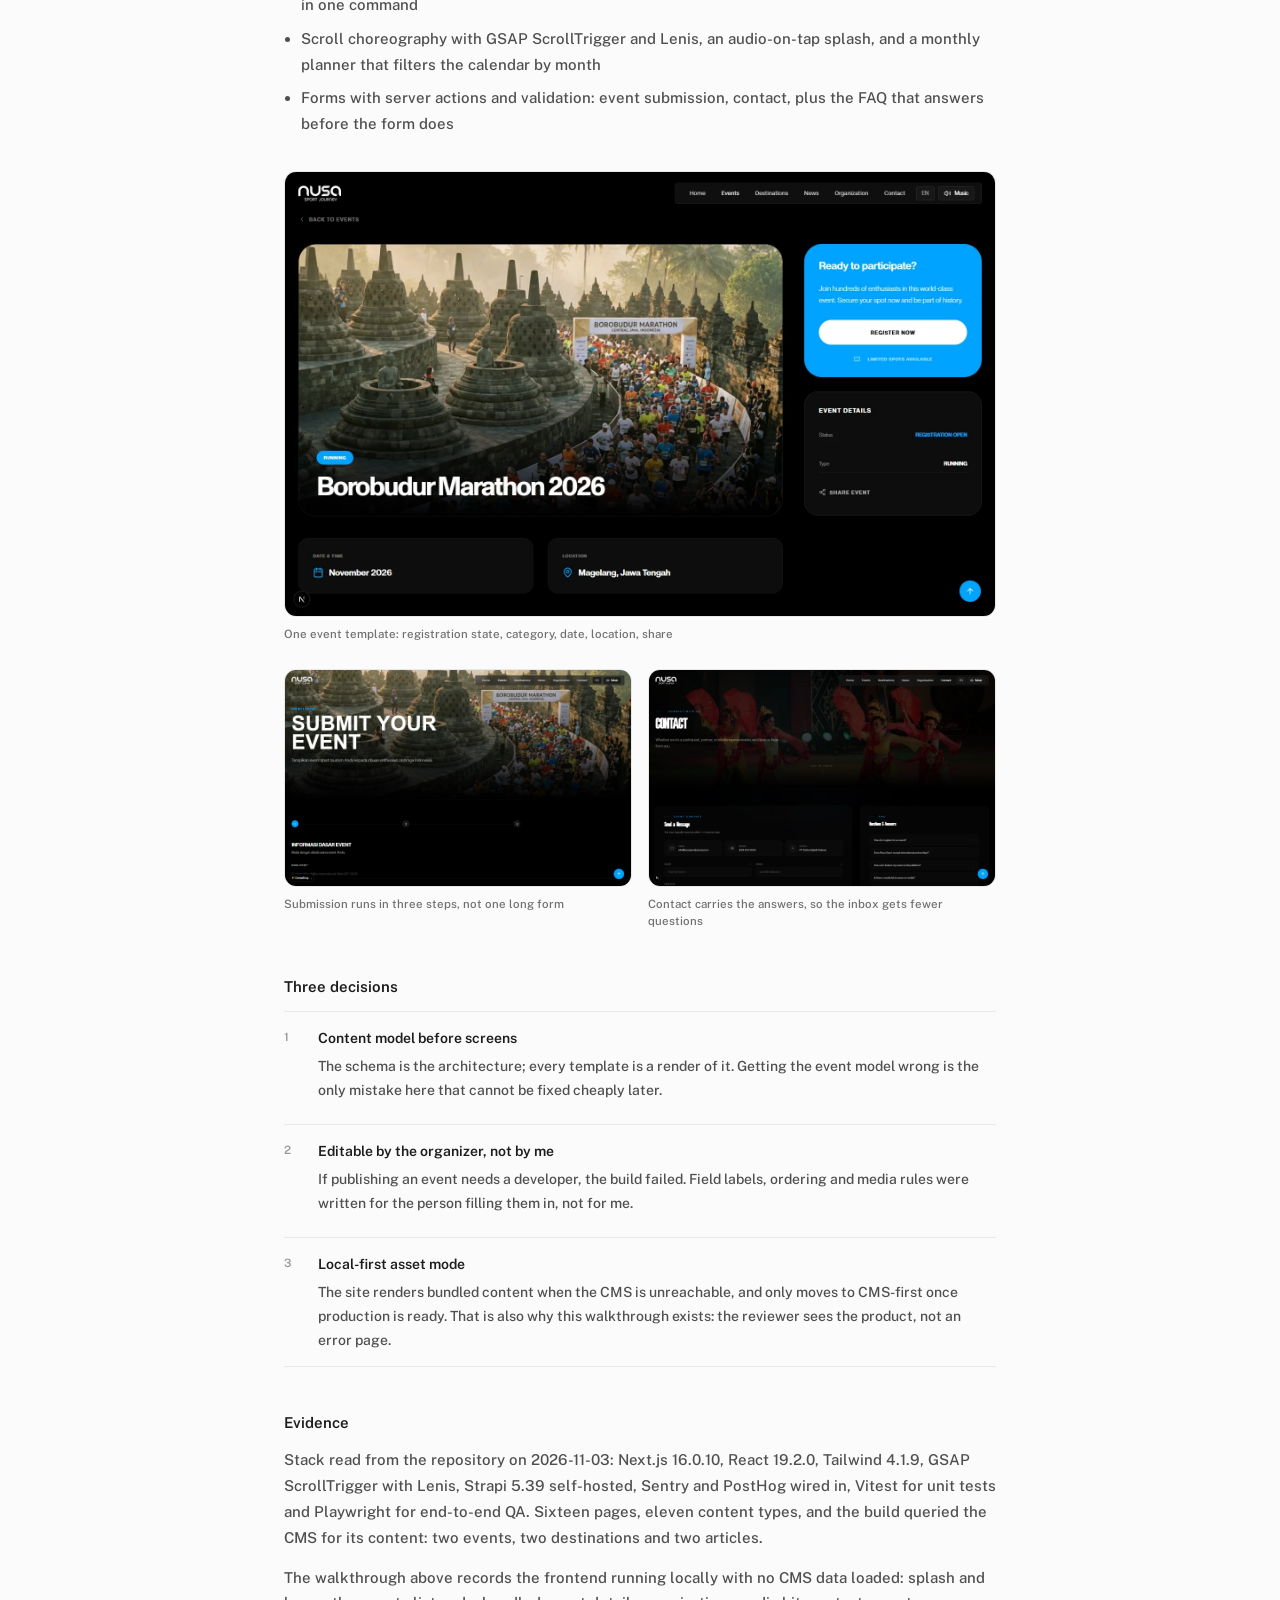
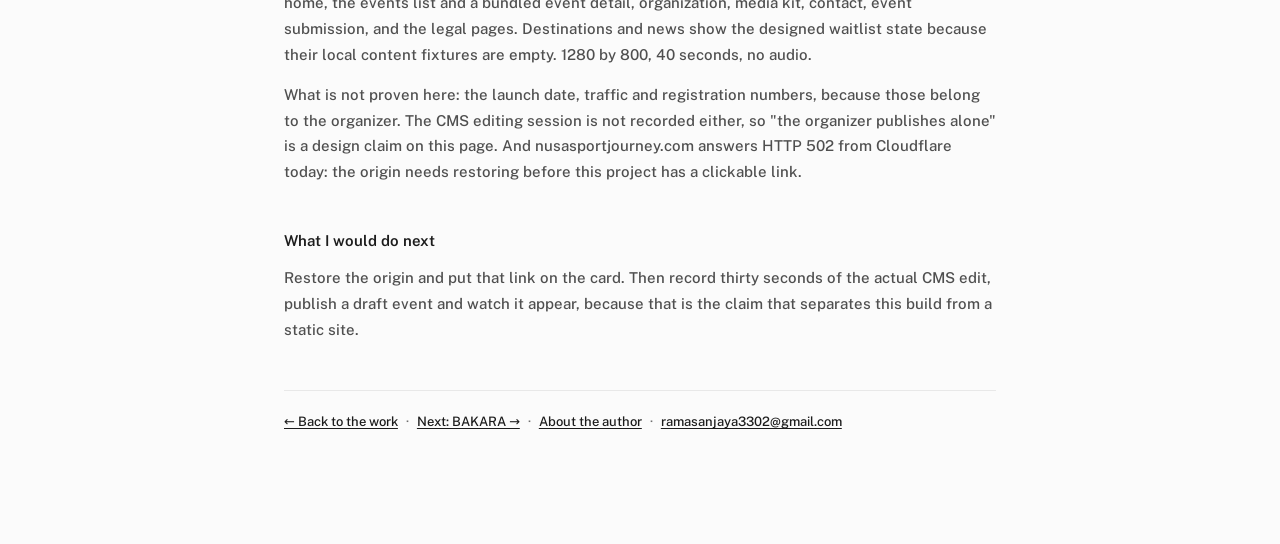
<file: work/nusa.html>
<!doctype html>
<html lang="en">
  <head>
    <meta charset="utf-8" />
    <meta name="viewport" content="width=device-width, initial-scale=1" />
    <link rel="icon" href="/favicon.svg" type="image/svg+xml" />
    <link rel="me" href="https://github.com/Ramasanjaya22" />
    <link rel="me" href="https://www.linkedin.com/in/rama-sanjaya22/" />
    <link rel="alternate" type="text/plain" href="/llms.txt" title="LLM-friendly site summary" />
    <link rel="preload" href="/fonts/public-sans.woff2" as="font" type="font/woff2" crossorigin />
    <link rel="preload" href="/fonts/caveat.woff2" as="font" type="font/woff2" crossorigin />
    <link rel="preconnect" href="https://api.github.com" />
    <link rel="preconnect" href="https://github-contributions-api.jogruber.de" />
    <link href="../_app/immutable/entry/start.BUWV5Owy.js" rel="modulepreload">
		<link href="../_app/immutable/chunks/zi9jb3lN.js" rel="modulepreload">
		<link href="../_app/immutable/chunks/CIbZriVC.js" rel="modulepreload">
		<link href="../_app/immutable/chunks/DYOYf8a1.js" rel="modulepreload">
		<link href="../_app/immutable/chunks/B0XwC4Ot.js" rel="modulepreload">
		<link href="../_app/immutable/chunks/-UyI9lYi.js" rel="modulepreload">
		<link href="../_app/immutable/entry/app.BCCGczOJ.js" rel="modulepreload">
		<link href="../_app/immutable/chunks/CehHIqsO.js" rel="modulepreload">
		<link href="../_app/immutable/chunks/CC2nr5Id.js" rel="modulepreload">
		<link href="../_app/immutable/chunks/1g43SLC9.js" rel="modulepreload">
		<link href="../_app/immutable/chunks/DlitusWm.js" rel="modulepreload">
		<link href="../_app/immutable/chunks/B04B0T-w.js" rel="modulepreload">
		<link href="../_app/immutable/nodes/0.VR84cSOM.js" rel="modulepreload">
		<link href="../_app/immutable/chunks/DtoXInpF.js" rel="modulepreload">
		<link href="../_app/immutable/chunks/aNwLcFZ8.js" rel="modulepreload">
		<link href="../_app/immutable/chunks/ZvpQ_TkP.js" rel="modulepreload">
		<link href="../_app/immutable/chunks/DWtbmka5.js" rel="modulepreload">
		<link href="../_app/immutable/nodes/9.BTb_345x.js" rel="modulepreload">
		<link href="../_app/immutable/chunks/B4eDplSU.js" rel="modulepreload">
		<link href="../_app/immutable/chunks/CWFtu_iP.js" rel="modulepreload">
		<!--1c0m2y0--><meta name="description" content="A sport-tourism platform for Indonesia: 16 pages, an 11-type Strapi content model the organizer publishes with, and a frontend that survives a CMS outage"/> <link rel="canonical" href="https://ramasanjaya.vercel.app/work/nusa"/> <meta name="robots" content="index,follow,max-snippet:-1,max-image-preview:large,max-video-preview:-1"/> <meta name="theme-color" content="#fbfbfb"/> <meta name="color-scheme" content="light"/> <meta name="author" content="Rama Sanjaya"/> <meta property="og:type" content="article"/> <meta property="og:site_name" content="Rama Sanjaya"/> <meta property="og:url" content="https://ramasanjaya.vercel.app/work/nusa"/> <meta property="og:title" content="NusaSportJourney — a calendar the organizer can edit"/> <meta property="og:description" content="A sport-tourism platform for Indonesia: 16 pages, an 11-type Strapi content model the organizer publishes with, and a frontend that survives a CMS outage"/> <meta property="og:image" content="https://ramasanjaya.vercel.app/og.jpg"/> <meta property="og:image:type" content="image/jpeg"/> <meta property="og:image:width" content="1200"/> <meta property="og:image:height" content="630"/> <meta property="og:image:alt" content="NusaSportJourney — a calendar the organizer can edit"/> <meta property="og:locale" content="en_US"/> <meta property="article:published_time" content="2026-11-03"/> <meta property="article:modified_time" content="2026-11-03"/> <meta property="article:author" content="Rama Sanjaya"/> <meta name="twitter:card" content="summary_large_image"/> <meta name="twitter:title" content="NusaSportJourney — a calendar the organizer can edit"/> <meta name="twitter:description" content="A sport-tourism platform for Indonesia: 16 pages, an 11-type Strapi content model the organizer publishes with, and a frontend that survives a CMS outage"/> <meta name="twitter:image" content="https://ramasanjaya.vercel.app/og.jpg"/> <!----><script type="application/ld+json">{"@context":"https://schema.org","@graph":[{"@type":"WebSite","@id":"https://ramasanjaya.vercel.app/#website","url":"https://ramasanjaya.vercel.app/","name":"Rama Sanjaya","alternateName":"ramasanjaya22.github.io","description":"Portfolio and writing of Rama Sanjaya, a product engineer in Bandung & Jakarta, Indonesia.","inLanguage":"en","publisher":{"@id":"https://ramasanjaya.vercel.app/#person"}},{"@type":"Person","@id":"https://ramasanjaya.vercel.app/#person","name":"Rama Sanjaya","alternateName":["Rama S.","ramasanjaya"],"url":"https://ramasanjaya.vercel.app/","image":"https://ramasanjaya.vercel.app/og.jpg","jobTitle":"Product Engineer","description":"Rama Sanjaya is a product engineer in Bandung & Jakarta, Indonesia. He builds data-heavy and AI-driven products end to end: the data pipeline, the matching logic, and the interface people use.","email":"ramasanjaya3302@gmail.com","address":{"@type":"PostalAddress","addressLocality":"Bandung, Jakarta","addressRegion":"West Java, Jakarta","addressCountry":"ID"},"sameAs":["https://www.linkedin.com/in/rama-sanjaya22/","https://github.com/Ramasanjaya22"],"knowsAbout":["Product engineering","SvelteKit","TypeScript","Go","PostgreSQL","Python","Data pipelines","Applied AI","Computer vision","MCP (Model Context Protocol)"],"hasOccupation":{"@type":"Occupation","name":"Product Engineer","description":"Builds data-heavy and AI-driven products end to end, from the data pipeline and matching logic to the interface.","skills":"SvelteKit, TypeScript, Go, PostgreSQL, Python, data pipelines, applied AI"},"alumniOf":{"@type":"CollegeOrUniversity","name":"Telkom University"},"award":"Cum laude, GPA 3.90 — Telkom University, 2024"},{"@type":"Article","@id":"https://ramasanjaya.vercel.app/work/nusa#article","headline":"NusaSportJourney — a calendar the organizer can edit","description":"A sport-tourism platform for Indonesia: 16 pages, an 11-type Strapi content model the organizer publishes with, and a frontend that survives a CMS outage","datePublished":"2026-11-03","dateModified":"2026-11-03","url":"https://ramasanjaya.vercel.app/work/nusa","mainEntityOfPage":{"@type":"WebPage","@id":"https://ramasanjaya.vercel.app/work/nusa"},"image":"https://ramasanjaya.vercel.app/work/nusa/live/tour.jpg","inLanguage":"en","author":{"@id":"https://ramasanjaya.vercel.app/#person"},"publisher":{"@id":"https://ramasanjaya.vercel.app/#person"},"isPartOf":{"@id":"https://ramasanjaya.vercel.app/#website"},"articleSection":"Case study","keywords":"NusaSportJourney, sport tourism, event platform, Next.js, React, Strapi, CMS, Indonesia","about":[{"@type":"Thing","name":"NusaSportJourney"},{"@type":"Thing","name":"Sport tourism"},{"@type":"Thing","name":"Event management"},{"@type":"Thing","name":"Content management system"}]},{"@type":"BreadcrumbList","@id":"https://ramasanjaya.vercel.app/work/nusa#breadcrumb","itemListElement":[{"@type":"ListItem","position":1,"name":"Home","item":"https://ramasanjaya.vercel.app/"},{"@type":"ListItem","position":2,"name":"Work","item":"https://ramasanjaya.vercel.app/#work"},{"@type":"ListItem","position":3,"name":"NusaSportJourney — a calendar the organizer can edit","item":"https://ramasanjaya.vercel.app/work/nusa"}]}]}</script><!----><!----><title>NusaSportJourney — a calendar the organizer can edit — Rama Sanjaya</title>
		<link href="../_app/immutable/assets/0.B9Mp1oIf.css" rel="stylesheet">
		<link href="../_app/immutable/assets/9.DghyEt1Z.css" rel="stylesheet">
  		<link rel="stylesheet" href="../_app/immutable/assets/2._Tpbz_9r.css">
		<link rel="stylesheet" href="../_app/immutable/assets/3.BJwBZYtU.css">
		<link rel="stylesheet" href="../_app/immutable/assets/4.BGQAqvhV.css">
		<link rel="stylesheet" href="../_app/immutable/assets/5.jhcF-lRC.css">
		<link rel="stylesheet" href="../_app/immutable/assets/6.Dq9Ay_jc.css">
		<link rel="stylesheet" href="../_app/immutable/assets/7.C5n1m-Xx.css">
		<link rel="stylesheet" href="../_app/immutable/assets/8.BkJ8FJu3.css">
		<link rel="stylesheet" href="../_app/immutable/assets/index.zMdo7wM7.css">
	</head>
  <body data-sveltekit-preload-data="hover">
    <div style="display: contents"><!--[--><!--[0--><!--[--><a class="skip svelte-12qhfyh" href="#main">Skip to content</a> <nav class="dock svelte-1pwd65o" aria-label="Primary"><!--[--><a href="/" aria-label="Home" aria-current="true" class="svelte-1pwd65o active"><!--[0--><svg viewBox="0 0 12 12" fill="currentColor" aria-hidden="true" class="svelte-1pwd65o"><path d="m10.738 2.881l-3.75-2.566c-.6-.41-1.376-.41-1.976 0L1.262 2.881c-.477.326-.762.866-.762 1.444v4.425c0 1.516 1.233 2.75 2.75 2.75h2v-2.75c0-.414.336-.75.75-.75s.75.336.75.75v2.75h2c1.517 0 2.75-1.234 2.75-2.75V4.325c0-.578-.285-1.118-.762-1.444Z"></path></svg><!--]--></a><a href="/#work" aria-label="Work" class="svelte-1pwd65o"><!--[1--><svg viewBox="0 0 14 14" fill="none" stroke="currentColor" stroke-width="1.4" aria-hidden="true" class="svelte-1pwd65o"><rect x="1.2" y="3.6" width="11.6" height="8.6" rx="1.8"></rect><path d="M4.6 3.6V2.6c0-.6.4-1 1-1h2.8c.6 0 1 .4 1 1v1"></path></svg><!--]--></a><a href="/blog" aria-label="Blog" class="svelte-1pwd65o"><!--[-1--><svg viewBox="0 0 14 14" fill="none" stroke="currentColor" stroke-width="1.4" aria-hidden="true" class="svelte-1pwd65o"><path d="M8.2 1.6H3.4a1 1 0 0 0-1 1v8.8a1 1 0 0 0 1 1h7.2a1 1 0 0 0 1-1V4.4Z"></path><path d="M8.2 1.8v2.6h2.8"></path></svg><!--]--></a><!--]--></nav><!----> <!--[--><main id="main" tabindex="-1"><div class="wrap svelte-1c0m2y0"><a class="back svelte-1c0m2y0" href="/#work">← The work</a> <p class="kicker svelte-1c0m2y0">Case study · NusaSportJourney · 2026</p> <h1 class="svelte-1c0m2y0">A sport-tourism calendar the organizer edits without me</h1> <p class="lede svelte-1c0m2y0">NusaSportJourney publishes Indonesian sport-tourism events: dates, routes, categories and media that change
			every week. I built the design system, the frontend and the CMS behind it, so the team adds an event without
			opening a ticket.</p> <div class="proof svelte-1c0m2y0"><div><b class="svelte-1c0m2y0">15</b><span class="svelte-1c0m2y0">frontend route visits</span></div> <div><b class="svelte-1c0m2y0">8</b><span class="svelte-1c0m2y0">bundled event fixtures</span></div> <div><b class="svelte-1c0m2y0">0</b><span class="svelte-1c0m2y0">CMS records loaded</span></div> <div><b class="svelte-1c0m2y0">40s</b><span class="svelte-1c0m2y0">walkthrough, recorded locally</span></div></div> <figure class="motion svelte-1c0m2y0"><video class="anim svelte-1c0m2y0" src="/work/nusa/live/tour.mp4" poster="/work/nusa/live/tour.jpg" width="1280" height="800" autoplay="" muted="" loop="" playsinline="" aria-label="Frontend-only walkthrough of NusaSportJourney recorded locally without CMS data"></video> <img class="still svelte-1c0m2y0" src="/work/nusa/live/tour.jpg" width="1280" height="800" alt="NusaSportJourney frontend paused on the Borobudur Marathon event detail screen"/> <figcaption class="svelte-1c0m2y0"><span>Frontend only, recorded locally; content-gated routes show the waitlist</span> <button type="button" aria-pressed="false" class="svelte-1c0m2y0">Pause</button></figcaption></figure> <h2 class="svelte-1c0m2y0">The problem</h2> <p class="svelte-1c0m2y0">A sports-event organizer sells journeys, not products. Every event carries dates, routes, categories, slots
			and media that move weekly, and the person updating them is not a developer. An agency build freezes at
			launch. A hand-rolled admin rots. The site has to stay correct while someone else edits it.</p> <h2 class="svelte-1c0m2y0">What I built</h2> <p class="svelte-1c0m2y0">Owned end to end: design, frontend and the content model.</p> <ul class="svelte-1c0m2y0"><li class="svelte-1c0m2y0">The design system and page templates, derived from the event catalogue rather than a moodboard: one event
				template that survives an event with one photo and an event with forty</li> <li class="svelte-1c0m2y0">The public frontend in Next.js App Router: home, events, event detail, destinations, news, organization,
				contact and a three-step event-submission form</li> <li class="svelte-1c0m2y0">A self-hosted Strapi instance in the same repository, with eleven content types: event, destination, news
				item, partner, homepage, site settings, navigation, SEO defaults, media assets, analytics and public settings</li> <li class="svelte-1c0m2y0">Seed-export and asset-sync scripts, so content moves between the local fallback and the CMS in one command</li> <li class="svelte-1c0m2y0">Scroll choreography with GSAP ScrollTrigger and Lenis, an audio-on-tap splash, and a monthly planner that
				filters the calendar by month</li> <li class="svelte-1c0m2y0">Forms with server actions and validation: event submission, contact, plus the FAQ that answers before the form does</li></ul> <figure class="svelte-1c0m2y0"><img src="/work/nusa/live/event.webp" width="1600" height="1000" loading="lazy" alt="Borobudur Marathon 2026 detail page: category badge, registration panel, event details card and location" class="svelte-1c0m2y0"/> <figcaption class="svelte-1c0m2y0">One event template: registration state, category, date, location, share</figcaption></figure> <div class="pair svelte-1c0m2y0"><figure class="svelte-1c0m2y0"><img src="/work/nusa/live/submit.webp" width="1600" height="1000" loading="lazy" alt="Event submission form, step 1 of 3, with the event name field" class="svelte-1c0m2y0"/> <figcaption class="svelte-1c0m2y0">Submission runs in three steps, not one long form</figcaption></figure> <figure class="svelte-1c0m2y0"><img src="/work/nusa/live/contact.webp" width="1600" height="1000" loading="lazy" alt="Contact page: email, phone and office cards, a message form and an FAQ accordion" class="svelte-1c0m2y0"/> <figcaption class="svelte-1c0m2y0">Contact carries the answers, so the inbox gets fewer questions</figcaption></figure></div> <h2 class="svelte-1c0m2y0">Three decisions</h2> <ol class="decisions svelte-1c0m2y0"><li class="svelte-1c0m2y0"><b class="svelte-1c0m2y0">Content model before screens</b> <p class="svelte-1c0m2y0">The schema is the architecture; every template is a render of it. Getting the event model wrong is the
					only mistake here that cannot be fixed cheaply later.</p></li> <li class="svelte-1c0m2y0"><b class="svelte-1c0m2y0">Editable by the organizer, not by me</b> <p class="svelte-1c0m2y0">If publishing an event needs a developer, the build failed. Field labels, ordering and media rules were
					written for the person filling them in, not for me.</p></li> <li class="svelte-1c0m2y0"><b class="svelte-1c0m2y0">Local-first asset mode</b> <p class="svelte-1c0m2y0">The site renders bundled content when the CMS is unreachable, and only moves to CMS-first once production
					is ready. That is also why this walkthrough exists: the reviewer sees the product, not an error page.</p></li></ol> <h2 class="svelte-1c0m2y0">Evidence</h2> <p class="svelte-1c0m2y0">Stack read from the repository on 2026-11-03: Next.js 16.0.10, React 19.2.0, Tailwind 4.1.9, GSAP
			ScrollTrigger with Lenis, Strapi 5.39 self-hosted, Sentry and PostHog wired in, Vitest for unit tests and
			Playwright for end-to-end QA. Sixteen pages, eleven content types, and the build queried the CMS for its
			content: two events, two destinations and two articles.</p> <p class="svelte-1c0m2y0">The walkthrough above records the frontend running locally with no CMS data loaded: splash and home,
			the events list and a bundled event detail, organization, media kit, contact, event submission, and the
			legal pages. Destinations and news show the designed waitlist state because their local content fixtures
			are empty. 1280 by 800, 40 seconds, no audio.</p> <p class="svelte-1c0m2y0">What is not proven here: the launch date, traffic and registration numbers, because those belong to the
			organizer. The CMS editing session is not recorded either, so "the organizer publishes alone" is a
			design claim on this page. And nusasportjourney.com answers HTTP 502 from Cloudflare today: the origin
			needs restoring before this project has a clickable link.</p> <h2 class="svelte-1c0m2y0">What I would do next</h2> <p class="svelte-1c0m2y0">Restore the origin and put that link on the card. Then record thirty seconds of the actual CMS edit, publish
			a draft event and watch it appear, because that is the claim that separates this build from a static site.</p> <p class="end svelte-1c0m2y0"><a href="/#work" class="svelte-1c0m2y0">← Back to the work</a> <span>·</span> <a href="/work/bakara" class="svelte-1c0m2y0">Next: BAKARA →</a> <span>·</span> <a href="/about" class="svelte-1c0m2y0">About the author</a> <span>·</span> <a href="mailto:ramasanjaya3302@gmail.com" class="svelte-1c0m2y0">ramasanjaya3302@gmail.com</a></p></div></main><!--]--><!----><!--]--><!--]--> <!--[-1--><!--]--><!--]-->
			
			<script>
				{
					__sveltekit_10rseki = {
						base: new URL("..", location).pathname.slice(0, -1)
					};

					const element = document.currentScript.parentElement;

					Promise.all([
						import("../_app/immutable/entry/start.BUWV5Owy.js"),
						import("../_app/immutable/entry/app.BCCGczOJ.js")
					]).then(([kit, app]) => {
						kit.start(app, element, {
							node_ids: [0, 9],
							data: [null,null],
							form: null,
							error: null
						});
					});
				}
			</script>
		</div>
  </body>
</html>
</file>
<file: _app/immutable/assets/0.B9Mp1oIf.css>
@font-face{font-family:Public Sans;font-style:normal;font-weight:100 900;font-display:swap;src:url(../../../fonts/public-sans.woff2) format("woff2")}@font-face{font-family:Caveat;font-style:normal;font-weight:400 700;font-display:swap;src:url(../../../fonts/caveat.woff2) format("woff2")}:root{--bg: #fbfbfb;--ink: #1c1c1c;--muted: #707070;--line: #e8e8e8;--card: #ffffff;--gutter: max(20px, calc((100vw - 1080px)/2) )}*{box-sizing:border-box}html,body{margin:0;padding:0}body{background:var(--bg);color:var(--muted);font-family:Public Sans,ui-sans-serif,system-ui,-apple-system,sans-serif;font-size:15px;font-weight:500;line-height:1.6;-webkit-font-smoothing:antialiased;text-rendering:optimizeLegibility}a{color:inherit}html{scroll-behavior:smooth;scroll-padding-top:88px;-webkit-text-size-adjust:100%}:focus-visible{outline:2px solid var(--ink);outline-offset:3px;border-radius:4px}@media(prefers-reduced-motion:reduce){html{scroll-behavior:auto}*,*:before,*:after{animation-duration:.01ms!important;animation-iteration-count:1!important;transition-duration:.01ms!important}}.hand{font-family:Caveat,cursive;font-size:1.45em;line-height:1;color:var(--ink);font-weight:600}::selection{background:#d8e8dd;color:var(--ink)}.dock.svelte-1pwd65o{position:fixed;top:26px;left:50%;transform:translate(-50%);display:flex;align-items:flex-end;gap:8px;padding:6px;border-radius:999px;background:#ffffff9e;border:1px solid rgba(0,0,0,.04);-webkit-backdrop-filter:blur(14px) saturate(1.4);backdrop-filter:blur(14px) saturate(1.4);box-shadow:0 10px 30px -12px #00000029;z-index:20}a.svelte-1pwd65o{display:grid;place-items:center;width:40px;height:40px;border-radius:999px;color:#9a9a9a;background:#f1f1f1;transition:width .28s cubic-bezier(.2,.8,.2,1),height .28s cubic-bezier(.2,.8,.2,1),transform .28s cubic-bezier(.2,.8,.2,1),color .2s}a.active.svelte-1pwd65o{width:48px;height:48px;background:#fff;color:var(--ink);box-shadow:0 4px 14px -4px #00000038}a.svelte-1pwd65o:hover{transform:translateY(-3px) scale(1.06);color:var(--ink)}a.svelte-1pwd65o:focus-visible{outline:2px solid var(--ink);outline-offset:2px}svg.svelte-1pwd65o{width:15px;height:15px}a.active.svelte-1pwd65o svg:where(.svelte-1pwd65o){width:17px;height:17px}@media(max-width:560px){.dock.svelte-1pwd65o{top:16px}a.svelte-1pwd65o{width:36px;height:36px}a.active.svelte-1pwd65o{width:44px;height:44px}}.skip.svelte-12qhfyh{position:fixed;top:10px;left:50%;z-index:30;padding:8px 16px;border-radius:999px;background:var(--ink);color:#fff;font-size:13px;text-decoration:none;transform:translate(-50%,-220%);transition:transform .2s}.skip.svelte-12qhfyh:focus{transform:translate(-50%)}
</file>
<file: _app/immutable/assets/3.BJwBZYtU.css>
.wrap.svelte-cwls5q{max-width:760px;margin:0 auto;padding:128px 24px 96px}.back.svelte-cwls5q{font-size:13px;color:#6f6f6f;text-decoration:none}.back.svelte-cwls5q:hover{color:var(--ink);text-decoration:underline}.kicker.svelte-cwls5q{margin:28px 0 10px;font-size:12px;font-weight:600;color:#6f6f6f}h1.svelte-cwls5q{margin:0;font-size:34px;line-height:1.18;font-weight:600;letter-spacing:-.02em;color:var(--ink);text-wrap:balance}.lede.svelte-cwls5q{margin:16px 0 0;max-width:58ch;font-size:17px;line-height:1.6;color:#4f4f4f}.facts.svelte-cwls5q{display:grid;grid-template-columns:repeat(2,minmax(0,1fr));gap:18px;margin-top:34px;padding:18px 0;border-block:1px solid var(--line)}.facts.svelte-cwls5q b:where(.svelte-cwls5q){display:block;font-size:10.5px;font-weight:600;letter-spacing:.06em;text-transform:uppercase;color:#8a8a8a}.facts.svelte-cwls5q span:where(.svelte-cwls5q){display:block;margin-top:4px;font-size:13.5px;line-height:1.5;color:var(--ink)}h2.svelte-cwls5q{margin:44px 0 12px;font-size:15px;font-weight:600;color:var(--ink)}p.svelte-cwls5q{margin:0 0 14px;font-size:15px;line-height:1.72;color:#4f4f4f}.work.svelte-cwls5q{margin:0;padding:0;list-style:none}.work.svelte-cwls5q li:where(.svelte-cwls5q){display:grid;grid-template-columns:150px minmax(0,1fr);gap:16px;padding:14px 0;border-top:1px solid var(--line)}.work.svelte-cwls5q li:where(.svelte-cwls5q):last-child{border-bottom:1px solid var(--line)}.work.svelte-cwls5q a:where(.svelte-cwls5q){font-size:14px;color:var(--ink);text-decoration:none}.work.svelte-cwls5q a:where(.svelte-cwls5q):hover{text-decoration:underline;text-underline-offset:2px}.work.svelte-cwls5q span:where(.svelte-cwls5q){font-size:13.5px;line-height:1.6;color:#4f4f4f}.roles.svelte-cwls5q article:where(.svelte-cwls5q),.edu.svelte-cwls5q{padding:16px 0;border-top:1px solid var(--line)}.roles.svelte-cwls5q article:where(.svelte-cwls5q):last-child,.edu.svelte-cwls5q:last-of-type{border-bottom:1px solid var(--line)}.roles.svelte-cwls5q header:where(.svelte-cwls5q),.edu.svelte-cwls5q header:where(.svelte-cwls5q){display:flex;flex-wrap:wrap;align-items:baseline;justify-content:space-between;gap:4px 16px}.roles.svelte-cwls5q header:where(.svelte-cwls5q) b:where(.svelte-cwls5q),.edu.svelte-cwls5q header:where(.svelte-cwls5q) b:where(.svelte-cwls5q){font-size:14px;font-weight:600;color:var(--ink)}.roles.svelte-cwls5q header:where(.svelte-cwls5q) span:where(.svelte-cwls5q),.edu.svelte-cwls5q header:where(.svelte-cwls5q) span:where(.svelte-cwls5q){font-size:12px;color:#8a8a8a;white-space:nowrap}.where.svelte-cwls5q{margin:3px 0 0;font-size:12.5px;line-height:1.6;color:#6f6f6f}.roles.svelte-cwls5q ul:where(.svelte-cwls5q),.edu.svelte-cwls5q ul:where(.svelte-cwls5q){margin:10px 0 0;padding:0 0 0 16px}.roles.svelte-cwls5q li:where(.svelte-cwls5q),.edu.svelte-cwls5q li:where(.svelte-cwls5q){margin:0 0 6px;font-size:13.5px;line-height:1.65;color:#4f4f4f}.more.svelte-cwls5q{margin:0;padding:0;list-style:none;border-bottom:1px solid var(--line)}.more.svelte-cwls5q li:where(.svelte-cwls5q){display:grid;grid-template-columns:190px minmax(0,1fr);gap:2px 24px;padding:14px 0;border-top:1px solid var(--line)}.more.svelte-cwls5q b:where(.svelte-cwls5q){font-size:13.5px;font-weight:600;color:var(--ink)}.more.svelte-cwls5q span:where(.svelte-cwls5q){display:block;margin-bottom:3px;font-size:11.5px;color:#8a8a8a}.more.svelte-cwls5q p:where(.svelte-cwls5q){margin:0;font-size:13px;line-height:1.65;color:#5a5a5a}.skills.svelte-cwls5q{margin:0}.skills.svelte-cwls5q div:where(.svelte-cwls5q){display:grid;grid-template-columns:150px minmax(0,1fr);gap:16px;padding:11px 0;border-top:1px solid var(--line)}.skills.svelte-cwls5q div:where(.svelte-cwls5q):last-child{border-bottom:1px solid var(--line)}.skills.svelte-cwls5q dt:where(.svelte-cwls5q){font-size:12.5px;font-weight:600;color:var(--ink)}.skills.svelte-cwls5q dd:where(.svelte-cwls5q){margin:0;font-size:13.5px;line-height:1.55;color:#4f4f4f}.faq.svelte-cwls5q div:where(.svelte-cwls5q){padding:14px 0;border-top:1px solid var(--line)}.faq.svelte-cwls5q div:where(.svelte-cwls5q):last-child{border-bottom:1px solid var(--line)}.faq.svelte-cwls5q h3:where(.svelte-cwls5q){margin:0 0 5px;font-size:14px;font-weight:600;color:var(--ink)}.faq.svelte-cwls5q p:where(.svelte-cwls5q){margin:0;font-size:14px;line-height:1.65}.links.svelte-cwls5q{display:flex;flex-wrap:wrap;gap:10px;margin-top:18px}.handle.svelte-cwls5q{display:inline-flex;align-items:center;min-height:44px;padding:8px 18px;border-radius:999px;background:#f1f1f1;color:var(--ink);font-size:13.5px;text-decoration:none;transition:background .2s}.handle.svelte-cwls5q:hover{background:#e7e7e7}.end.svelte-cwls5q{display:flex;flex-wrap:wrap;gap:8px;align-items:baseline;margin-top:48px;padding-top:20px;border-top:1px solid var(--line);font-size:13px;color:#6f6f6f}.end.svelte-cwls5q a:where(.svelte-cwls5q){color:var(--ink);text-underline-offset:2px}@media(max-width:620px){.wrap.svelte-cwls5q{padding-top:108px}h1.svelte-cwls5q{font-size:26px}.lede.svelte-cwls5q{font-size:15.5px}.facts.svelte-cwls5q{grid-template-columns:1fr;gap:14px}.work.svelte-cwls5q li:where(.svelte-cwls5q),.skills.svelte-cwls5q div:where(.svelte-cwls5q),.more.svelte-cwls5q li:where(.svelte-cwls5q){grid-template-columns:1fr;gap:4px}}
</file>
<file: _app/immutable/assets/2._Tpbz_9r.css>
.controls.svelte-1f5kpue{position:absolute;left:50%;bottom:10px;display:flex;align-items:center;justify-content:center;flex-wrap:wrap;gap:2px;width:max-content;max-width:calc(100% - 10px);padding:4px;border-radius:999px;background:#ffffffa8;border:1px solid rgba(0,0,0,.05);-webkit-backdrop-filter:blur(14px) saturate(1.4);backdrop-filter:blur(14px) saturate(1.4);box-shadow:0 10px 26px -14px #0006;opacity:0;transform:translate(-50%,6px);pointer-events:none;transition:opacity .3s ease,transform .3s cubic-bezier(.2,.8,.2,1)}.pond:hover .controls.svelte-1f5kpue,.pond:focus-within .controls.svelte-1f5kpue{opacity:1;transform:translate(-50%);pointer-events:auto}.group.svelte-1f5kpue{display:flex;gap:2px}.sep.svelte-1f5kpue{width:1px;height:14px;margin:0 3px;background:#00000014}button.svelte-1f5kpue{padding:4px 9px;border:0;border-radius:999px;background:transparent;color:#666;font:inherit;font-size:11px;line-height:1;letter-spacing:.01em;cursor:pointer;transition:color .2s,background .24s,transform .24s cubic-bezier(.2,.8,.2,1),box-shadow .24s}button.svelte-1f5kpue:hover{color:var(--ink);transform:translateY(-1px);background:#fff9}button.svelte-1f5kpue:active{transform:translateY(0) scale(.94)}button.on.svelte-1f5kpue{color:var(--ink);background:#fff;box-shadow:0 3px 10px -4px #0000004d;animation:svelte-1f5kpue-pop .36s cubic-bezier(.2,.9,.2,1)}@keyframes svelte-1f5kpue-pop{0%{transform:scale(.86)}55%{transform:scale(1.08)}to{transform:scale(1)}}button.svelte-1f5kpue:focus-visible{outline:2px solid var(--ink);outline-offset:2px}@media(hover:none){.controls.svelte-1f5kpue{opacity:1;transform:translate(-50%);pointer-events:auto}}@media(hover:hover){.pond:hover button.svelte-1f5kpue,.pond:focus-within button.svelte-1f5kpue{animation:svelte-1f5kpue-rise .34s cubic-bezier(.2,.9,.2,1) backwards;animation-delay:calc(var(--i, 0) * 24ms)}}.group.svelte-1f5kpue button:where(.svelte-1f5kpue):nth-child(1){--i: 0}.group.svelte-1f5kpue button:where(.svelte-1f5kpue):nth-child(2){--i: 1}.group.svelte-1f5kpue button:where(.svelte-1f5kpue):nth-child(3){--i: 2}.group.svelte-1f5kpue button:where(.svelte-1f5kpue):nth-child(4){--i: 3}@keyframes svelte-1f5kpue-rise{0%{opacity:0;transform:translateY(4px)}}@media(max-width:560px){.controls.svelte-1f5kpue{border-radius:18px;padding:5px}button.svelte-1f5kpue{padding:3.5px 7px;font-size:10.5px}}.pond.svelte-1atqw7w{position:relative;width:min(560px,92vw);aspect-ratio:3 / 2}.pond.svelte-1atqw7w:after{content:"";position:absolute;top:-1px;right:-1px;bottom:-1px;left:-1px;pointer-events:none;background:radial-gradient(ellipse 58% 58% at 50% 50%,transparent 74%,var(--bg) 100%)}canvas.svelte-1atqw7w{display:block;width:100%;height:100%;touch-action:manipulation}.pond[data-fallback]{border-radius:10px;background:radial-gradient(75% 75% at 50% 45%,#1c3a33,#0e201d 70%,#0b1a18)}@media(max-width:560px){.pond.svelte-1atqw7w{width:94vw}}.gh.svelte-k6tj90{display:grid;grid-template-columns:140px minmax(0,1fr);gap:32px;align-items:start;width:min(1080px,calc(100vw - 40px));margin:96px auto 0}.label.svelte-k6tj90{position:sticky;top:96px;margin:0;font-size:13.5px;font-weight:600;color:var(--ink)}.gh-body.svelte-k6tj90{min-width:0;min-height:120px}.gh-note.svelte-k6tj90{margin:0 0 12px;font-size:12.5px;line-height:1.5;color:#6f6f6f}.gh-note.svelte-k6tj90 strong:where(.svelte-k6tj90){font-weight:600;color:var(--ink)}.gh-note.svelte-k6tj90 a:where(.svelte-k6tj90){color:inherit;border-bottom:1px solid var(--line)}.gh-note.svelte-k6tj90 a:where(.svelte-k6tj90):hover{color:var(--ink);border-color:#bbb}.grid.svelte-k6tj90{display:grid;grid-auto-flow:column;grid-template-rows:repeat(7,11px);grid-auto-columns:11px;gap:3px;padding-bottom:4px;overflow-x:auto}.grid.svelte-k6tj90 i:where(.svelte-k6tj90){border-radius:2px;background:#ebedf0}.grid.svelte-k6tj90 i.l1:where(.svelte-k6tj90){background:#9be9a8}.grid.svelte-k6tj90 i.l2:where(.svelte-k6tj90){background:#40c463}.grid.svelte-k6tj90 i.l3:where(.svelte-k6tj90){background:#30a14e}.grid.svelte-k6tj90 i.l4:where(.svelte-k6tj90){background:#216e39}@media(max-width:760px){.gh.svelte-k6tj90{grid-template-columns:minmax(0,1fr);gap:10px;margin-top:56px}.label.svelte-k6tj90{position:static}.grid.svelte-k6tj90{grid-template-rows:repeat(7,8px);grid-auto-columns:8px;gap:2px}}main.svelte-1uha8ag{padding:104px 0 0}.stage.svelte-1uha8ag{display:flex;flex-direction:column;align-items:center}.intro.svelte-1uha8ag{width:360px;max-width:88vw;margin-top:42px;font-size:14px;line-height:1.68;color:#666;animation:svelte-1uha8ag-rise .9s cubic-bezier(.16,1,.3,1) both}.intro.svelte-1uha8ag p:where(.svelte-1uha8ag){margin:0 0 20px}.intro.svelte-1uha8ag b:where(.svelte-1uha8ag){font-weight:600;color:var(--ink)}.intro.svelte-1uha8ag .name:where(.svelte-1uha8ag){margin-bottom:16px;font-size:12px;font-weight:600;letter-spacing:0;color:#6f6f6f}.intro.svelte-1uha8ag h1:where(.svelte-1uha8ag){margin:0 0 20px;font-size:15px;font-weight:500;color:var(--ink);line-height:1.6}.handle.svelte-1uha8ag{display:inline-block;padding:9px 16px;border-radius:999px;background:#f1f1f1;color:var(--ink);font-size:13.5px;text-decoration:none;transition:background .2s}.handle.svelte-1uha8ag:hover{background:#e7e7e7}.intro.svelte-1uha8ag .handle:where(.svelte-1uha8ag){padding:1px 8px;font-size:inherit}.cards.svelte-1uha8ag{margin-top:64px;padding:4px 0 44px}.work-head.svelte-1uha8ag{display:flex;justify-content:flex-end;gap:8px;padding:0 var(--gutter);margin-bottom:10px}.work-nav.svelte-1uha8ag button:where(.svelte-1uha8ag){width:34px;height:34px;border:1px solid var(--line);border-radius:999px;background:var(--card);color:var(--ink);font-size:15px;line-height:1;cursor:pointer;transition:background .2s,border-color .2s}.work-nav.svelte-1uha8ag button:where(.svelte-1uha8ag):hover{background:#f1f1f1;border-color:#d8d8d8}.track.svelte-1uha8ag{display:flex;gap:16px;padding:4px var(--gutter) 0;overflow-x:auto;overscroll-behavior-x:contain;scroll-snap-type:x mandatory;scrollbar-width:none;cursor:grab}.track.svelte-1uha8ag::-webkit-scrollbar{display:none}.card.svelte-1uha8ag{flex:0 0 349px;display:flex;flex-direction:column;scroll-snap-align:center;background:var(--card);border-radius:14px;overflow:hidden;box-shadow:0 1px 2px #0000000a,0 18px 40px -24px #00000047;transition:transform .4s cubic-bezier(.16,1,.3,1),box-shadow .4s}.card.svelte-1uha8ag:hover{transform:translateY(-5px);box-shadow:0 1px 2px #0000000d,0 26px 50px -24px #00000057}.card-body.svelte-1uha8ag{display:flex;flex-direction:column;flex:1;color:inherit;text-decoration:none}.card-body.svelte-1uha8ag:focus-visible{outline-offset:-3px}.demo.svelte-1uha8ag{position:relative;aspect-ratio:900 / 593;overflow:hidden;background:#eceef0}.demo.svelte-1uha8ag img:where(.svelte-1uha8ag){display:block;width:100%;height:100%;object-fit:cover}.claim.svelte-1uha8ag{margin:16px 18px 0;min-height:2.9em;font-size:13px;line-height:1.45;font-weight:500;color:var(--ink)}.facts.svelte-1uha8ag{margin:6px 18px 16px;min-height:2.9em;font-size:11.5px;line-height:1.45;color:#6f6f6f}.card.svelte-1uha8ag footer:where(.svelte-1uha8ag){display:flex;align-items:baseline;justify-content:space-between;gap:10px;padding:12px 18px;border-top:1px solid var(--line);font-size:11.5px;color:#6f6f6f}.card.svelte-1uha8ag footer:where(.svelte-1uha8ag) h3:where(.svelte-1uha8ag){margin:0;font-size:12.5px;font-weight:600;color:var(--ink)}.label.svelte-1uha8ag{margin:0 0 14px;padding:0 var(--gutter);font-size:13.5px;font-weight:600;letter-spacing:0;color:var(--ink)}.row.svelte-1uha8ag{width:min(1080px,calc(100vw - 40px));margin:96px auto 0;display:grid;grid-template-columns:140px minmax(0,1fr);gap:32px;align-items:start}.row.svelte-1uha8ag .label:where(.svelte-1uha8ag){position:sticky;top:96px;margin:0;padding:0}.about.svelte-1uha8ag{margin:0 0 22px;max-width:72ch;font-size:13.5px;line-height:1.7;color:#4f4f4f}.about.svelte-1uha8ag a:where(.svelte-1uha8ag){color:var(--ink);text-underline-offset:2px;white-space:nowrap}.xp.svelte-1uha8ag ul:where(.svelte-1uha8ag){margin:0;padding:0;list-style:none}.xp.svelte-1uha8ag li:where(.svelte-1uha8ag){display:grid;grid-template-columns:minmax(0,1fr) 320px;align-items:baseline;gap:4px 24px;padding:14px 0;border-top:1px solid var(--line)}.xp.svelte-1uha8ag b:where(.svelte-1uha8ag){font-size:14px;font-weight:600;color:var(--ink)}.xp.svelte-1uha8ag li:where(.svelte-1uha8ag) span:where(.svelte-1uha8ag){font-size:12.5px;color:#666;text-align:right}.sub.svelte-1uha8ag{margin:30px 0 0;font-size:13px;font-weight:600;color:var(--ink)}.edu.svelte-1uha8ag{margin-top:12px;padding-top:14px;border-top:1px solid var(--line)}.edu.svelte-1uha8ag p:where(.svelte-1uha8ag){margin:0 0 4px;font-size:12.5px;line-height:1.65;color:#666}.edu.svelte-1uha8ag .school:where(.svelte-1uha8ag){font-size:13.5px;color:var(--ink)}.edu.svelte-1uha8ag .school:where(.svelte-1uha8ag) b:where(.svelte-1uha8ag){font-weight:600}.edu.svelte-1uha8ag .note:where(.svelte-1uha8ag){margin-top:6px;max-width:68ch;color:#6f6f6f}.arc.svelte-1uha8ag{margin:0;padding:0;list-style:none;border-bottom:1px solid var(--line)}.arc.svelte-1uha8ag li:where(.svelte-1uha8ag){display:grid;grid-template-columns:180px minmax(0,1fr);gap:4px 24px;padding:15px 0;border-top:1px solid var(--line)}.arc.svelte-1uha8ag li.has-shot:where(.svelte-1uha8ag){grid-template-columns:180px minmax(0,1fr) 128px;align-items:center}.arc.svelte-1uha8ag li.has-shot:where(.svelte-1uha8ag) img:where(.svelte-1uha8ag){grid-row:1;grid-column:3;display:block;width:128px;height:auto;border:1px solid var(--line);border-radius:6px}.arc.svelte-1uha8ag b:where(.svelte-1uha8ag){font-size:13.5px;font-weight:600;color:var(--ink)}.arc.svelte-1uha8ag span:where(.svelte-1uha8ag){display:block;margin-bottom:3px;font-size:11.5px;color:#8a8a8a}.arc.svelte-1uha8ag p:where(.svelte-1uha8ag){margin:0;max-width:64ch;font-size:13px;line-height:1.65;color:#5a5a5a}.deck-link.svelte-1uha8ag{margin:18px 0 0;font-size:13px;line-height:1.6;color:#5a5a5a}.deck-link.svelte-1uha8ag a:where(.svelte-1uha8ag){color:var(--ink);text-underline-offset:2px}.contact.svelte-1uha8ag{margin-top:56px}.contact.svelte-1uha8ag .handle:where(.svelte-1uha8ag){display:inline-flex;align-items:center;min-height:44px}.sr.svelte-1uha8ag{position:absolute;width:1px;height:1px;margin:-1px;padding:0;overflow:hidden;clip-path:inset(50%);white-space:nowrap;border:0}.contact.svelte-1uha8ag .links:where(.svelte-1uha8ag){display:flex;flex-wrap:wrap;gap:10px}.contact.svelte-1uha8ag .handle:where(.svelte-1uha8ag){padding:8px 18px;font-size:13.5px}.end.svelte-1uha8ag{width:min(1080px,calc(100vw - 40px));margin:72px auto 0;padding:18px 0 64px;border-top:1px solid var(--line);display:flex;justify-content:space-between;gap:16px;font-size:12px;color:#6f6f6f}.end.svelte-1uha8ag p:where(.svelte-1uha8ag){margin:0}a.svelte-1uha8ag:focus-visible{outline:2px solid var(--ink);outline-offset:3px;border-radius:6px}@keyframes svelte-1uha8ag-rise{0%{opacity:0;filter:blur(6px);transform:scale(1.04) translateY(8px)}to{opacity:1;filter:none;transform:none}}@media(max-width:760px){.row.svelte-1uha8ag{grid-template-columns:1fr;gap:10px;margin-top:56px}.row.svelte-1uha8ag .label:where(.svelte-1uha8ag){position:static}.xp.svelte-1uha8ag li:where(.svelte-1uha8ag){grid-template-columns:1fr;gap:3px}.xp.svelte-1uha8ag li:where(.svelte-1uha8ag) span:where(.svelte-1uha8ag){text-align:left}.arc.svelte-1uha8ag li:where(.svelte-1uha8ag){grid-template-columns:1fr;gap:2px}}@media(max-width:560px){main.svelte-1uha8ag{padding-top:108px}.intro.svelte-1uha8ag{margin-top:24px}.cards.svelte-1uha8ag{margin-top:60px;padding-bottom:32px}.track.svelte-1uha8ag{-webkit-mask-image:linear-gradient(90deg,#000 calc(100% - 72px),transparent);mask-image:linear-gradient(90deg,#000 calc(100% - 72px),transparent)}.card.svelte-1uha8ag{flex-basis:min(82vw,349px)}.end.svelte-1uha8ag{margin-top:60px}}@media(prefers-reduced-motion:reduce){.intro.svelte-1uha8ag{animation:none}.card.svelte-1uha8ag:hover{transform:none}}
</file>
<file: _app/immutable/assets/4.BGQAqvhV.css>
.scene.svelte-1e49hgg{position:relative;width:100%;max-width:880px;margin:0;aspect-ratio:12 / 7;border-radius:16px;overflow:hidden;background:#efe4d2;box-shadow:0 0 0 1px #0000000a}video.svelte-1e49hgg{display:block;width:100%;height:100%;object-fit:cover}@media(max-width:640px){.scene.svelte-1e49hgg{border-radius:12px}}.band.svelte-u4k2t{display:flex;justify-content:center;padding:92px 20px 0}.wrap.svelte-u4k2t{max-width:640px;margin:0 auto;padding:26px 24px 96px}.kicker.svelte-u4k2t{margin:0 0 10px;font-size:12px;font-weight:600;color:#6f6f6f}h1.svelte-u4k2t{margin:0;font-size:26px;line-height:1.28;font-weight:600;letter-spacing:-.01em;color:var(--ink)}.lede.svelte-u4k2t{margin:14px 0 0;font-size:14.5px;line-height:1.65;color:#666}.list.svelte-u4k2t{margin:46px 0 0;padding:0;list-style:none;border-top:1px solid var(--line)}.list.svelte-u4k2t li:where(.svelte-u4k2t){padding:22px 0 20px;border-bottom:1px solid var(--line)}.list.svelte-u4k2t a:where(.svelte-u4k2t){text-decoration:none}.list.svelte-u4k2t h2:where(.svelte-u4k2t){margin:0;font-size:16px;font-weight:600;line-height:1.4;color:var(--ink);transition:color .2s}.list.svelte-u4k2t a:where(.svelte-u4k2t):hover h2:where(.svelte-u4k2t){color:#6f6f6f}.list.svelte-u4k2t p:where(.svelte-u4k2t){margin:6px 0 0;font-size:13.5px;line-height:1.6;color:#6e6e6e}.meta.svelte-u4k2t{margin:10px 0 0;font-size:12px;color:#7a7a7a}.back.svelte-u4k2t{display:inline-block;margin-top:34px;font-size:13.5px;color:var(--ink);text-decoration:none}.back.svelte-u4k2t:hover{text-decoration:underline}@media(max-width:560px){.band.svelte-u4k2t{padding:78px 12px 0}.wrap.svelte-u4k2t{padding-top:16px}h1.svelte-u4k2t{font-size:22px}}
</file>
<file: _app/immutable/assets/5.jhcF-lRC.css>
.wrap.svelte-1teoznn{max-width:640px;margin:0 auto;padding:132px 24px 96px}.back.svelte-1teoznn{font-size:13px;color:#6f6f6f;text-decoration:none}.back.svelte-1teoznn:hover{color:var(--ink);text-decoration:underline}article.svelte-1teoznn{margin-top:26px}h1.svelte-1teoznn{margin:0;font-size:27px;line-height:1.24;font-weight:600;letter-spacing:-.015em;color:var(--ink);text-wrap:balance}.meta.svelte-1teoznn{margin:12px 0 0;font-size:12.5px;color:#7a7a7a}.prose.svelte-1teoznn{margin-top:34px;max-width:62ch;font-size:15px;line-height:1.72;color:#4f4f4f}.end.svelte-1teoznn{margin-top:52px;padding-top:20px;border-top:1px solid var(--line);font-size:13px;line-height:1.65;color:#6e6e6e}.end.svelte-1teoznn a:where(.svelte-1teoznn){color:var(--ink);text-underline-offset:2px}.related.svelte-1teoznn{margin-top:14px;font-size:12.5px;color:#8a8a8a}.related.svelte-1teoznn a:where(.svelte-1teoznn){color:var(--ink);text-underline-offset:2px}@media(max-width:560px){.wrap.svelte-1teoznn{padding-top:108px}h1.svelte-1teoznn{font-size:22px}.prose.svelte-1teoznn{margin-top:28px;font-size:14.5px}}
</file>
<file: _app/immutable/assets/6.Dq9Ay_jc.css>
.wrap.svelte-1yu5f6x{max-width:760px;margin:0 auto;padding:128px 24px 96px}.back.svelte-1yu5f6x{font-size:13px;color:#6f6f6f;text-decoration:none}.back.svelte-1yu5f6x:hover{color:var(--ink);text-decoration:underline}.kicker.svelte-1yu5f6x{margin:28px 0 10px;font-size:12px;font-weight:600;color:#6f6f6f}h1.svelte-1yu5f6x{margin:0;font-size:34px;line-height:1.18;font-weight:600;letter-spacing:-.02em;color:var(--ink);text-wrap:balance}.lede.svelte-1yu5f6x{margin:16px 0 0;max-width:58ch;font-size:17px;line-height:1.6;color:#4f4f4f}.proof.svelte-1yu5f6x{display:grid;grid-template-columns:repeat(4,minmax(0,1fr));gap:18px;margin-top:34px;padding:18px 0;border-block:1px solid var(--line)}.proof.svelte-1yu5f6x b:where(.svelte-1yu5f6x){display:block;font-size:19px;font-weight:600;letter-spacing:-.01em;color:var(--ink)}.proof.svelte-1yu5f6x span:where(.svelte-1yu5f6x){display:block;margin-top:2px;font-size:11.5px;line-height:1.45;color:#6f6f6f}h2.svelte-1yu5f6x{margin:44px 0 12px;font-size:15px;font-weight:600;color:var(--ink)}p.svelte-1yu5f6x,li.svelte-1yu5f6x{font-size:15px;line-height:1.72;color:#4f4f4f}p.svelte-1yu5f6x{margin:0 0 14px}code.svelte-1yu5f6x{font-size:.92em;color:var(--ink)}ul.svelte-1yu5f6x,ol.svelte-1yu5f6x{margin:0 0 6px;padding-left:1.1em}li.svelte-1yu5f6x{margin-bottom:8px}.decisions.svelte-1yu5f6x{list-style:none;padding:0;counter-reset:d}.decisions.svelte-1yu5f6x li:where(.svelte-1yu5f6x){position:relative;padding:14px 0 14px 34px;border-top:1px solid var(--line)}.decisions.svelte-1yu5f6x li:where(.svelte-1yu5f6x):last-child{border-bottom:1px solid var(--line)}.decisions.svelte-1yu5f6x li:where(.svelte-1yu5f6x):before{counter-increment:d;content:counter(d);position:absolute;left:0;top:16px;font-size:11.5px;font-weight:600;color:#9a9a9a}.decisions.svelte-1yu5f6x b:where(.svelte-1yu5f6x){display:block;font-size:14px;font-weight:600;color:var(--ink)}.decisions.svelte-1yu5f6x p:where(.svelte-1yu5f6x){margin:4px 0 0;font-size:14px}figure.svelte-1yu5f6x{margin:34px 0 0}figure.svelte-1yu5f6x img:where(.svelte-1yu5f6x){display:block;width:100%;height:auto;border-radius:12px;border:1px solid var(--line);background:#eceef0}.motion.svelte-1yu5f6x .still:where(.svelte-1yu5f6x){display:none}.motion.paused.svelte-1yu5f6x .anim:where(.svelte-1yu5f6x){display:none}.motion.paused.svelte-1yu5f6x .still:where(.svelte-1yu5f6x){display:block}.motion.svelte-1yu5f6x figcaption:where(.svelte-1yu5f6x){display:flex;justify-content:space-between;align-items:baseline;gap:12px}.motion.svelte-1yu5f6x button:where(.svelte-1yu5f6x){padding:0;border:0;background:none;font:inherit;color:#6f6f6f;text-decoration:underline;text-underline-offset:2px;cursor:pointer}.motion.svelte-1yu5f6x button:where(.svelte-1yu5f6x):hover{color:var(--ink)}@media(prefers-reduced-motion:reduce){.motion.svelte-1yu5f6x .anim:where(.svelte-1yu5f6x){display:none}.motion.svelte-1yu5f6x .still:where(.svelte-1yu5f6x){display:block}.motion.svelte-1yu5f6x button:where(.svelte-1yu5f6x){display:none}}figcaption.svelte-1yu5f6x{margin-top:9px;font-size:11.5px;line-height:1.5;color:#6f6f6f}.pair.svelte-1yu5f6x{display:grid;grid-template-columns:repeat(2,minmax(0,1fr));gap:16px;align-items:start;margin-top:26px}.pair.svelte-1yu5f6x figure:where(.svelte-1yu5f6x){margin:0}.end.svelte-1yu5f6x{display:flex;flex-wrap:wrap;gap:8px;align-items:baseline;margin-top:48px;padding-top:20px;border-top:1px solid var(--line);font-size:13px;color:#6f6f6f}.end.svelte-1yu5f6x a:where(.svelte-1yu5f6x){color:var(--ink);text-underline-offset:2px}@media(max-width:620px){.wrap.svelte-1yu5f6x{padding-top:108px}h1.svelte-1yu5f6x{font-size:26px}.lede.svelte-1yu5f6x{font-size:15.5px}.proof.svelte-1yu5f6x{grid-template-columns:repeat(2,minmax(0,1fr))}.pair.svelte-1yu5f6x{grid-template-columns:1fr}}
</file>
<file: _app/immutable/assets/7.C5n1m-Xx.css>
.wrap.svelte-1qc25mo{max-width:760px;margin:0 auto;padding:128px 24px 96px}.back.svelte-1qc25mo{font-size:13px;color:#6f6f6f;text-decoration:none}.back.svelte-1qc25mo:hover{color:var(--ink);text-decoration:underline}.kicker.svelte-1qc25mo{margin:28px 0 10px;font-size:12px;font-weight:600;color:#6f6f6f}h1.svelte-1qc25mo{margin:0;font-size:34px;line-height:1.18;font-weight:600;letter-spacing:-.02em;color:var(--ink);text-wrap:balance}.lede.svelte-1qc25mo{margin:16px 0 0;max-width:58ch;font-size:17px;line-height:1.6;color:#4f4f4f}.proof.svelte-1qc25mo{display:grid;grid-template-columns:repeat(4,minmax(0,1fr));gap:18px;margin-top:34px;padding:18px 0;border-block:1px solid var(--line)}.proof.svelte-1qc25mo b:where(.svelte-1qc25mo){display:block;font-size:19px;font-weight:600;letter-spacing:-.01em;color:var(--ink)}.proof.svelte-1qc25mo span:where(.svelte-1qc25mo){display:block;margin-top:2px;font-size:11.5px;line-height:1.45;color:#6f6f6f}h2.svelte-1qc25mo{margin:44px 0 12px;font-size:15px;font-weight:600;color:var(--ink)}p.svelte-1qc25mo,li.svelte-1qc25mo{font-size:15px;line-height:1.72;color:#4f4f4f}p.svelte-1qc25mo{margin:0 0 14px}ul.svelte-1qc25mo,ol.svelte-1qc25mo{margin:0 0 6px;padding-left:1.1em}li.svelte-1qc25mo{margin-bottom:8px}.decisions.svelte-1qc25mo{list-style:none;padding:0;counter-reset:d}.decisions.svelte-1qc25mo li:where(.svelte-1qc25mo){position:relative;padding:14px 0 14px 34px;border-top:1px solid var(--line)}.decisions.svelte-1qc25mo li:where(.svelte-1qc25mo):last-child{border-bottom:1px solid var(--line)}.decisions.svelte-1qc25mo li:where(.svelte-1qc25mo):before{counter-increment:d;content:counter(d);position:absolute;left:0;top:16px;font-size:11.5px;font-weight:600;color:#9a9a9a}.decisions.svelte-1qc25mo b:where(.svelte-1qc25mo){display:block;font-size:14px;font-weight:600;color:var(--ink)}.decisions.svelte-1qc25mo p:where(.svelte-1qc25mo){margin:4px 0 0;font-size:14px}figure.svelte-1qc25mo{margin:34px 0 0}figure.svelte-1qc25mo img:where(.svelte-1qc25mo){display:block;width:100%;height:auto;border-radius:12px;border:1px solid var(--line);background:#eceef0}figcaption.svelte-1qc25mo{margin-top:9px;font-size:11.5px;line-height:1.5;color:#6f6f6f}.end.svelte-1qc25mo{display:flex;flex-wrap:wrap;gap:8px;align-items:baseline;margin-top:48px;padding-top:20px;border-top:1px solid var(--line);font-size:13px;color:#6f6f6f}.end.svelte-1qc25mo a:where(.svelte-1qc25mo){color:var(--ink);text-underline-offset:2px}@media(max-width:620px){.wrap.svelte-1qc25mo{padding-top:108px}h1.svelte-1qc25mo{font-size:26px}.lede.svelte-1qc25mo{font-size:15.5px}.proof.svelte-1qc25mo{grid-template-columns:repeat(2,minmax(0,1fr))}}
</file>
<file: _app/immutable/assets/8.BkJ8FJu3.css>
.wrap.svelte-xsz25q{max-width:760px;margin:0 auto;padding:128px 24px 96px}.back.svelte-xsz25q{font-size:13px;color:#6f6f6f;text-decoration:none}.back.svelte-xsz25q:hover{color:var(--ink);text-decoration:underline}.kicker.svelte-xsz25q{margin:28px 0 10px;font-size:12px;font-weight:600;color:#6f6f6f}h1.svelte-xsz25q{margin:0;font-size:34px;line-height:1.18;font-weight:600;letter-spacing:-.02em;color:var(--ink);text-wrap:balance}.lede.svelte-xsz25q{margin:16px 0 0;max-width:58ch;font-size:17px;line-height:1.6;color:#4f4f4f}.lede.svelte-xsz25q a:where(.svelte-xsz25q),p.svelte-xsz25q a:where(.svelte-xsz25q){color:var(--ink);text-underline-offset:2px}.proof.svelte-xsz25q{display:grid;grid-template-columns:repeat(4,minmax(0,1fr));gap:18px;margin-top:34px;padding:18px 0;border-block:1px solid var(--line)}.proof.svelte-xsz25q b:where(.svelte-xsz25q){display:block;font-size:19px;font-weight:600;letter-spacing:-.01em;color:var(--ink)}.proof.svelte-xsz25q span:where(.svelte-xsz25q){display:block;margin-top:2px;font-size:11.5px;line-height:1.45;color:#6f6f6f}h2.svelte-xsz25q{margin:44px 0 12px;font-size:15px;font-weight:600;color:var(--ink)}p.svelte-xsz25q,li.svelte-xsz25q{font-size:15px;line-height:1.72;color:#4f4f4f}p.svelte-xsz25q{margin:0 0 14px}ul.svelte-xsz25q{margin:0 0 6px;padding-left:1.1em}li.svelte-xsz25q{margin-bottom:8px}figure.svelte-xsz25q{margin:34px 0 0}figure.svelte-xsz25q img:where(.svelte-xsz25q){display:block;width:100%;height:auto;border-radius:12px;border:1px solid var(--line);background:#eceef0}figcaption.svelte-xsz25q{margin-top:9px;font-size:11.5px;line-height:1.5;color:#6f6f6f}.end.svelte-xsz25q{display:flex;flex-wrap:wrap;gap:8px;align-items:baseline;margin-top:48px;padding-top:20px;border-top:1px solid var(--line);font-size:13px;color:#6f6f6f}.end.svelte-xsz25q a:where(.svelte-xsz25q){color:var(--ink);text-underline-offset:2px}@media(max-width:620px){.wrap.svelte-xsz25q{padding-top:108px}h1.svelte-xsz25q{font-size:26px}.lede.svelte-xsz25q{font-size:15.5px}.proof.svelte-xsz25q{grid-template-columns:repeat(2,minmax(0,1fr))}}
</file>
<file: _app/immutable/assets/9.DghyEt1Z.css>
.wrap.svelte-1c0m2y0{max-width:760px;margin:0 auto;padding:128px 24px 96px}.back.svelte-1c0m2y0{font-size:13px;color:#6f6f6f;text-decoration:none}.back.svelte-1c0m2y0:hover{color:var(--ink);text-decoration:underline}.kicker.svelte-1c0m2y0{margin:28px 0 10px;font-size:12px;font-weight:600;color:#6f6f6f}h1.svelte-1c0m2y0{margin:0;font-size:34px;line-height:1.18;font-weight:600;letter-spacing:-.02em;color:var(--ink);text-wrap:balance}.lede.svelte-1c0m2y0{margin:16px 0 0;max-width:58ch;font-size:17px;line-height:1.6;color:#4f4f4f}.proof.svelte-1c0m2y0{display:grid;grid-template-columns:repeat(4,minmax(0,1fr));gap:18px;margin-top:34px;padding:18px 0;border-block:1px solid var(--line)}.proof.svelte-1c0m2y0 b:where(.svelte-1c0m2y0){display:block;font-size:19px;font-weight:600;letter-spacing:-.01em;color:var(--ink)}.proof.svelte-1c0m2y0 span:where(.svelte-1c0m2y0){display:block;margin-top:2px;font-size:11.5px;line-height:1.45;color:#6f6f6f}h2.svelte-1c0m2y0{margin:44px 0 12px;font-size:15px;font-weight:600;color:var(--ink)}p.svelte-1c0m2y0,li.svelte-1c0m2y0{font-size:15px;line-height:1.72;color:#4f4f4f}p.svelte-1c0m2y0{margin:0 0 14px}ul.svelte-1c0m2y0,ol.svelte-1c0m2y0{margin:0 0 6px;padding-left:1.1em}li.svelte-1c0m2y0{margin-bottom:8px}.decisions.svelte-1c0m2y0{list-style:none;padding:0;counter-reset:d}.decisions.svelte-1c0m2y0 li:where(.svelte-1c0m2y0){position:relative;padding:14px 0 14px 34px;border-top:1px solid var(--line)}.decisions.svelte-1c0m2y0 li:where(.svelte-1c0m2y0):last-child{border-bottom:1px solid var(--line)}.decisions.svelte-1c0m2y0 li:where(.svelte-1c0m2y0):before{counter-increment:d;content:counter(d);position:absolute;left:0;top:16px;font-size:11.5px;font-weight:600;color:#9a9a9a}.decisions.svelte-1c0m2y0 b:where(.svelte-1c0m2y0){display:block;font-size:14px;font-weight:600;color:var(--ink)}.decisions.svelte-1c0m2y0 p:where(.svelte-1c0m2y0){margin:4px 0 0;font-size:14px}figure.svelte-1c0m2y0{margin:34px 0 0}figure.svelte-1c0m2y0 img:where(.svelte-1c0m2y0),figure.svelte-1c0m2y0 video:where(.svelte-1c0m2y0){display:block;width:100%;height:auto;border-radius:12px;border:1px solid var(--line);background:#eceef0}.motion.svelte-1c0m2y0 video:where(.svelte-1c0m2y0){aspect-ratio:8 / 5;object-fit:cover}.motion.svelte-1c0m2y0 .still:where(.svelte-1c0m2y0){display:none}.motion.paused.svelte-1c0m2y0 video:where(.svelte-1c0m2y0){display:none}.motion.paused.svelte-1c0m2y0 .still:where(.svelte-1c0m2y0){display:block}.motion.svelte-1c0m2y0 figcaption:where(.svelte-1c0m2y0){display:flex;justify-content:space-between;align-items:baseline;gap:12px}.motion.svelte-1c0m2y0 button:where(.svelte-1c0m2y0){padding:0;border:0;background:none;font:inherit;color:#6f6f6f;text-decoration:underline;text-underline-offset:2px;cursor:pointer}.motion.svelte-1c0m2y0 button:where(.svelte-1c0m2y0):hover{color:var(--ink)}@media(prefers-reduced-motion:reduce){.motion.svelte-1c0m2y0 video:where(.svelte-1c0m2y0){display:none}.motion.svelte-1c0m2y0 .still:where(.svelte-1c0m2y0){display:block}.motion.svelte-1c0m2y0 button:where(.svelte-1c0m2y0){display:none}}figcaption.svelte-1c0m2y0{margin-top:9px;font-size:11.5px;line-height:1.5;color:#6f6f6f}.pair.svelte-1c0m2y0{display:grid;grid-template-columns:repeat(2,minmax(0,1fr));gap:16px;align-items:start;margin-top:26px}.pair.svelte-1c0m2y0 figure:where(.svelte-1c0m2y0){margin:0}.end.svelte-1c0m2y0{display:flex;flex-wrap:wrap;gap:8px;align-items:baseline;margin-top:48px;padding-top:20px;border-top:1px solid var(--line);font-size:13px;color:#6f6f6f}.end.svelte-1c0m2y0 a:where(.svelte-1c0m2y0){color:var(--ink);text-underline-offset:2px}@media(max-width:620px){.wrap.svelte-1c0m2y0{padding-top:108px}h1.svelte-1c0m2y0{font-size:26px}.lede.svelte-1c0m2y0{font-size:15.5px}.proof.svelte-1c0m2y0{grid-template-columns:repeat(2,minmax(0,1fr))}.pair.svelte-1c0m2y0{grid-template-columns:minmax(0,1fr)}}
</file>
<file: _app/immutable/assets/index.zMdo7wM7.css>
p.svelte-9opk9z,ul.svelte-9opk9z{margin:0 0 1.15em}p.lead.svelte-9opk9z{font-size:17px;line-height:1.62;color:var(--ink)}h2.svelte-9opk9z{margin:2.2em 0 .7em;font-size:15px;font-weight:600;color:var(--ink)}ul.svelte-9opk9z{padding-left:1.15em}li.svelte-9opk9z{margin-bottom:.5em}p.svelte-vic46j{margin:0 0 1.15em}p.lead.svelte-vic46j{font-size:17px;line-height:1.62;color:var(--ink)}code.svelte-vic46j{font-size:.92em;background:#0000000f;padding:0 3px;border-radius:4px}.date.svelte-vic46j{display:block;margin-top:40px;padding-top:16px;border-top:1px solid var(--line);font-size:13px;color:#7a7a7a}.screenshot.svelte-vic46j{margin:16px 0}.screenshot.svelte-vic46j img:where(.svelte-vic46j){display:block;max-width:100%;height:auto;border:1px solid var(--line);border-radius:6px;background:#fff}.screenshot.svelte-vic46j figcaption:where(.svelte-vic46j){margin-top:6px;font-size:12px;color:#7a7a7a;text-align:center}p.svelte-bfod6h{margin:0 0 1.15em}p.lead.svelte-bfod6h{font-size:17px;line-height:1.62;color:var(--ink)}p.lead.svelte-bfod6h a:where(.svelte-bfod6h){color:var(--ink);text-underline-offset:2px}.slide.svelte-bfod6h{margin:26px 0}.slide.svelte-bfod6h img:where(.svelte-bfod6h){display:block;width:100%;height:auto;border:1px solid var(--line);border-radius:8px;background:#fff}.slide.svelte-bfod6h figcaption:where(.svelte-bfod6h){margin-top:8px;font-size:13px;line-height:1.5;color:#6f6f6f}.slide.svelte-bfod6h b:where(.svelte-bfod6h){color:var(--ink)}.date.svelte-bfod6h{display:block;margin-top:40px;padding-top:16px;border-top:1px solid var(--line);font-size:13px;color:#7a7a7a}
</file>
